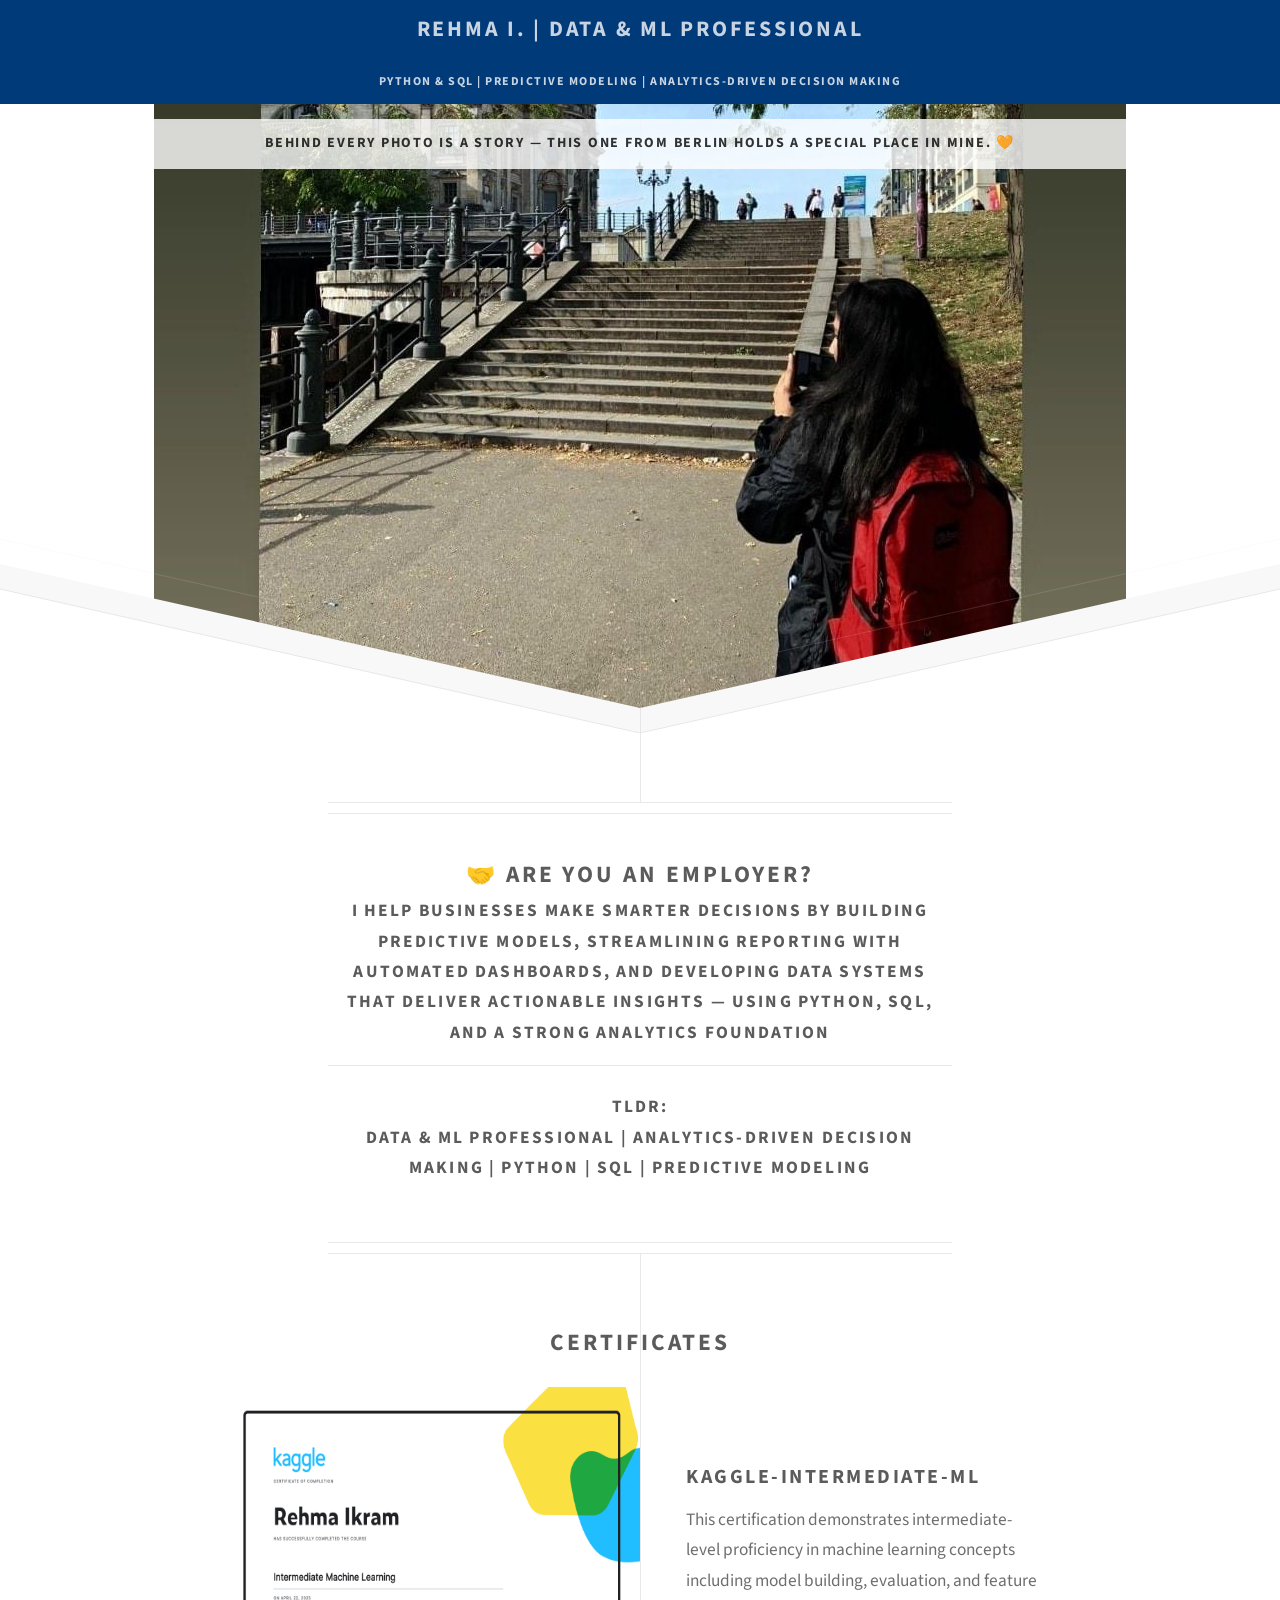
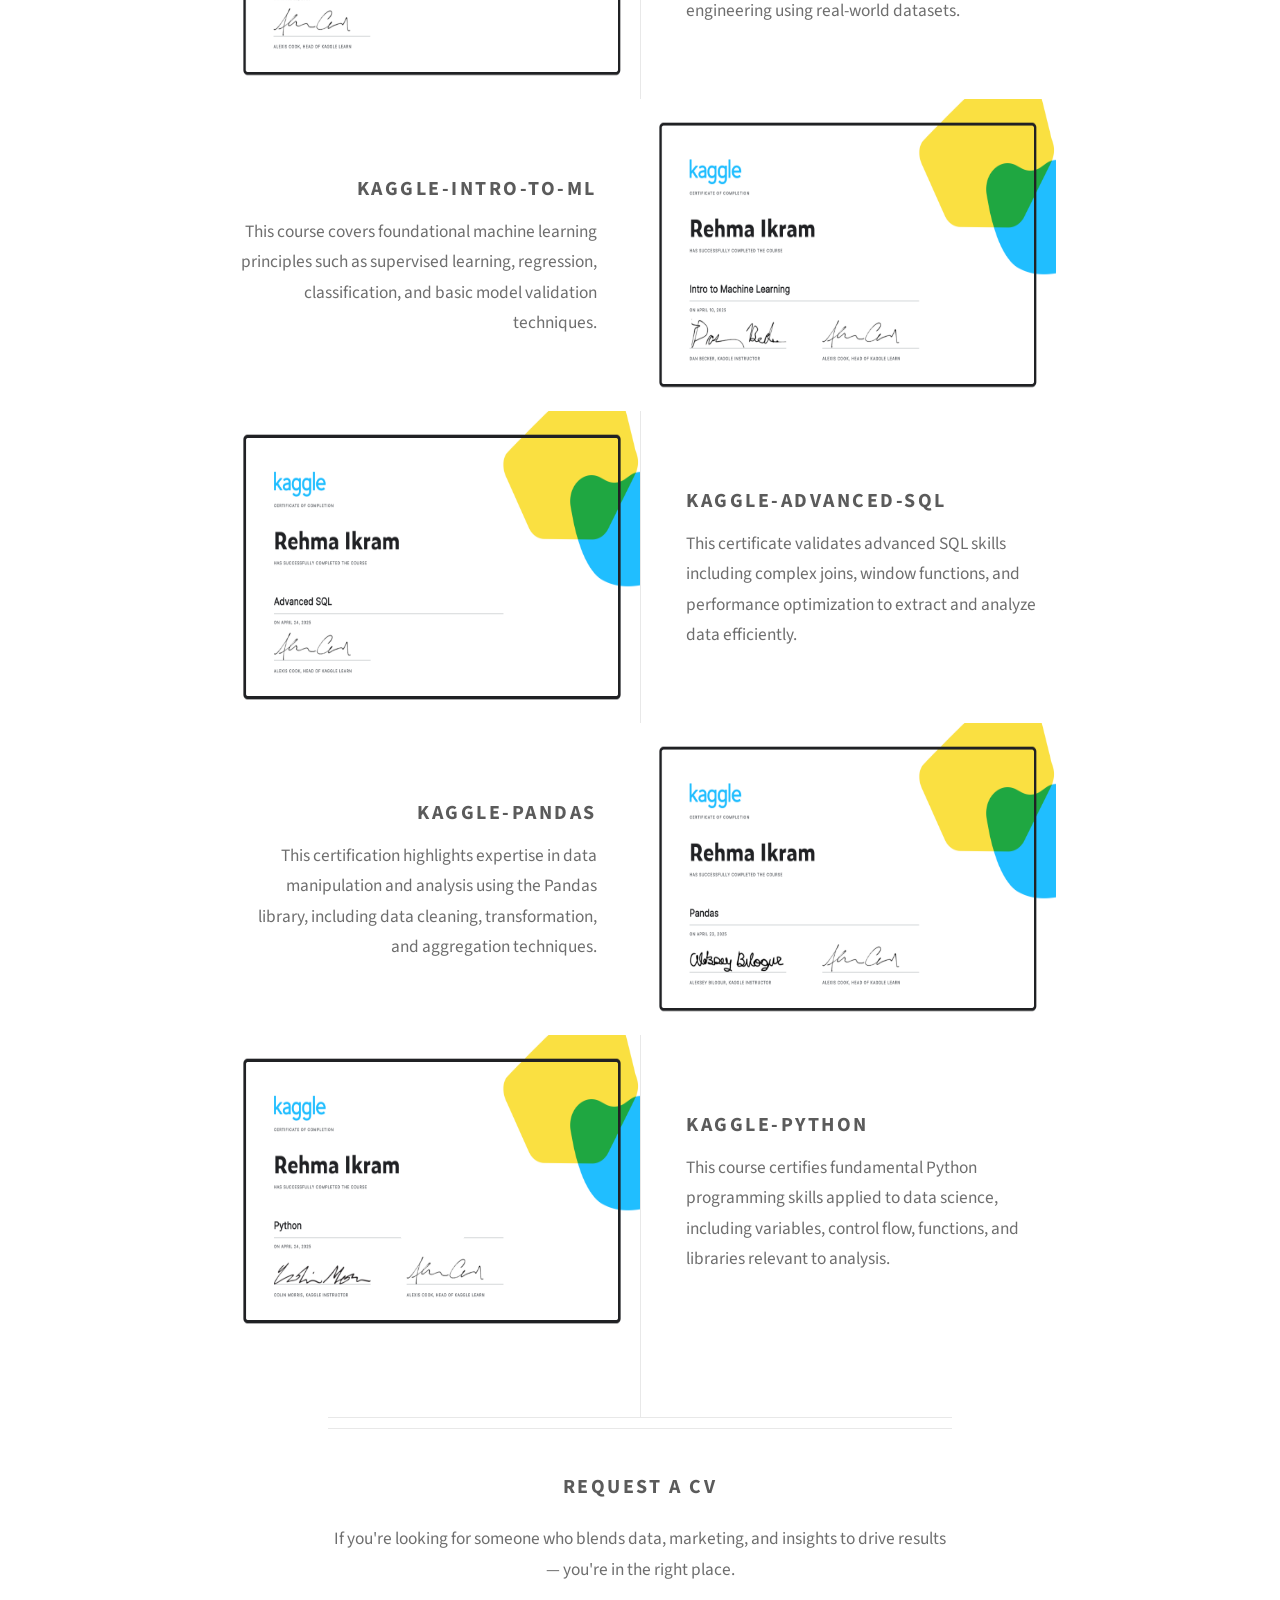
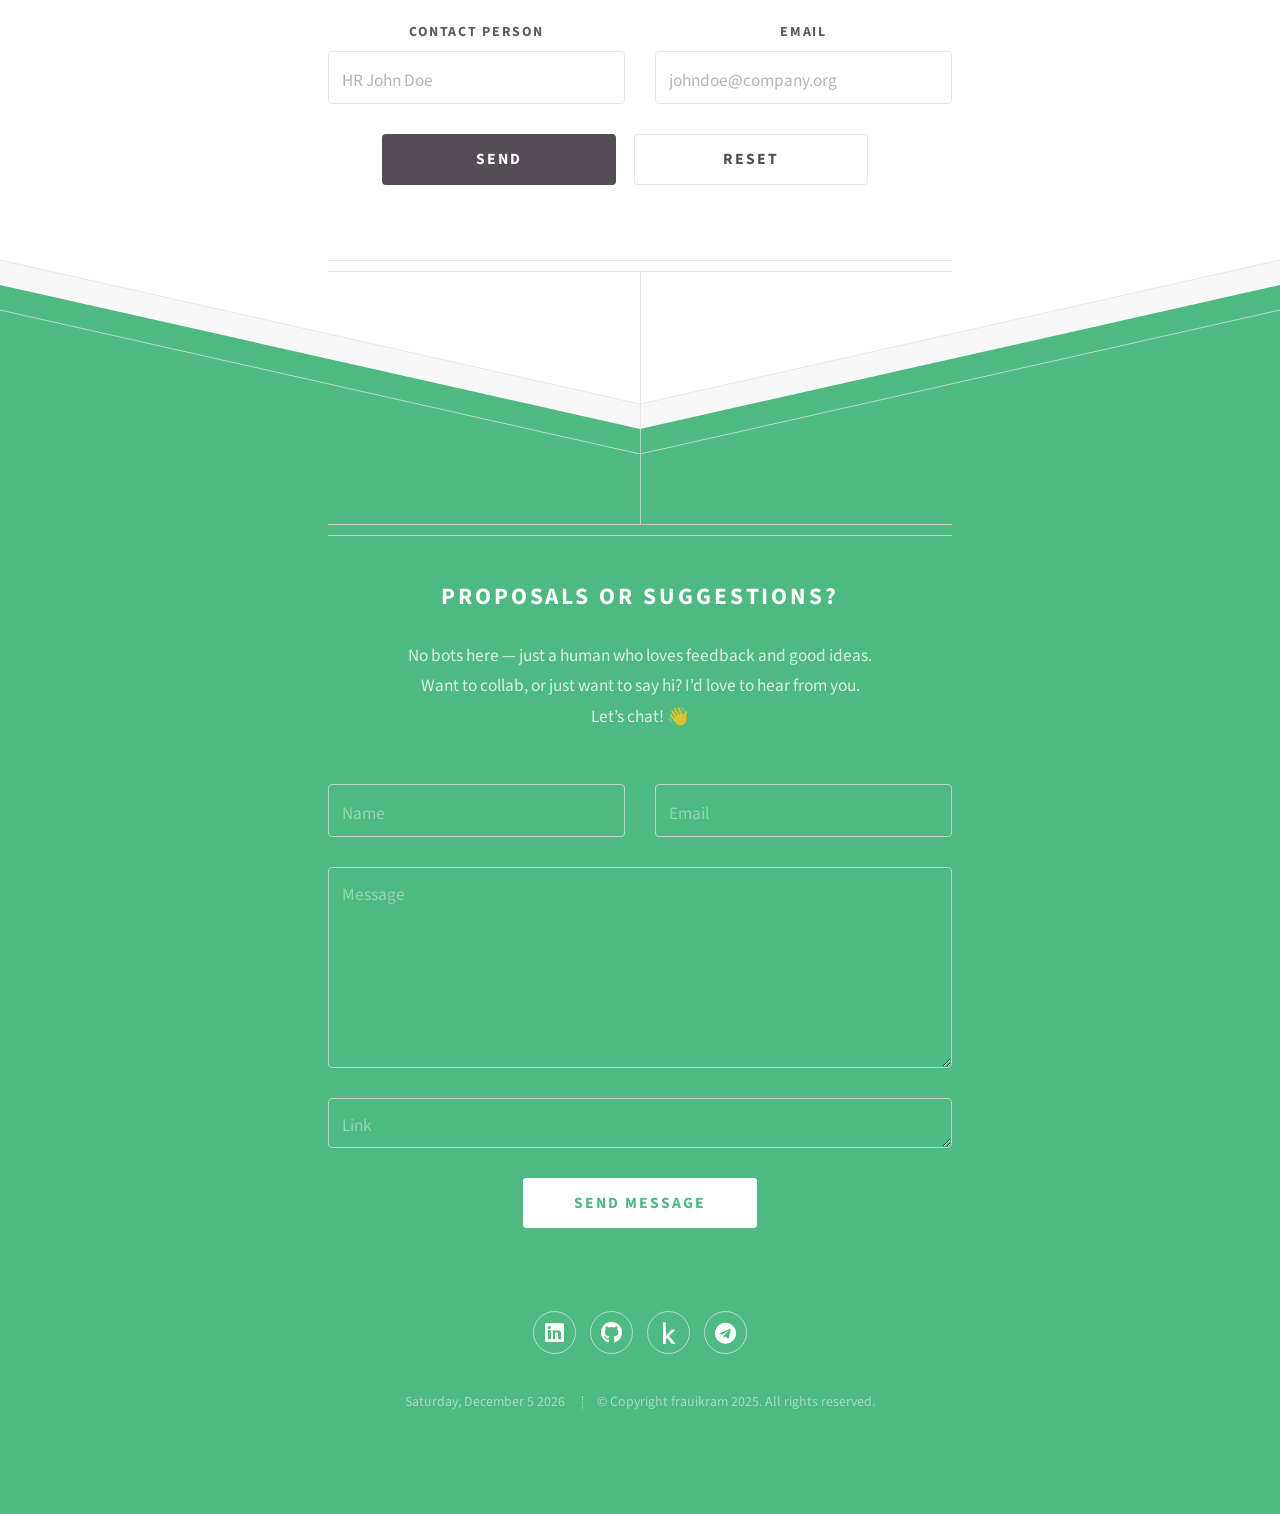
<file: index.html>
<!DOCTYPE HTML>

<head>
	<title>Rehma I. | Portfolio</title>
	<meta charset="utf-8" />
	<meta name="viewport" content="width=device-width, initial-scale=1, user-scalable=no" />
	<link rel="stylesheet" href="assets/css/main.css" />

	<link rel="apple-touch-icon" sizes="180x180" href="assets/favicon_io/apple-touch-icon.png">
	<link rel="icon" type="image/png" sizes="32x32" href="assets/favicon_io/favicon-32x32.png">
	<link rel="icon" type="image/png" sizes="16x16" href="assets/favicon_io/favicon-16x16.png">
	<link rel="manifest" href="assets/favicon_io/site.webmanifest">
</head>

<body class="is-preload">
	<script>
		// When the user scrolls down 50px from the top of the document, resize the header's font size
		window.onscroll = function () { scrollFunction() };

		function scrollFunction() {
			if (document.body.scrollTop > 50 || document.documentElement.scrollTop > 50) {
				document.getElementById("ident").style.fontSize = "14px";
				document.getElementById("ident").style.backgroundColor = "#003a79";
			} else {
				document.getElementById("ident").style.fontSize = "22px";
			}
		}
	</script>
	<nav id="ident">
		<!-- <h2 style="z-index: 1000; color:rgba(255, 255, 255, 0.786);">👋 Welcome, glad you're here! ☺️</h2>
		<h2 style="z-index: 1000; color:rgba(255, 255, 255, 0.786);">I'm Rehma I. — Data & ML Professional		</h2> -->
		<h1 style="z-index: 1000; color:rgba(255, 255, 255, 0.786);">Rehma I. | Data & ML Professional</h1>
		<h6
			style="z-index: 1000; color:rgba(255, 255, 255, 0.786); padding-left: 5%; padding-right:5%; align-items	: center; font-size: 12px;">
			Python & SQL | Predictive Modeling | Analytics-Driven Decision Making
		</h6>
	</nav>
	<!-- Header -->

	<div id="header">
		<h6 style="z-index: 1000; color:rgba(0, 0, 0, 0.8); background-color: rgb(255, 255, 255, 0.8); 
			margin-top: -20px; font-size: 14px; padding:1%; font-weight: bold;">
			Behind every photo is a story — this one from Berlin holds a special place in mine. 🧡
		</h6>
		<!-- <hr> -->
		<!-- <br><br>
		<br><br>
		<hr> -->
		<!-- 		<h5 style="z-index: 5; color:rgba(0, 0, 0, 0.786); background-color: rgb(255, 255, 255, 0.8);">
			🌅 I like sunsets, like the one I captured in Berlin. 🧡
		</h5> -->

		<br><br><br><br><br><br><br><br>
		<header class="feature" alt="Banner showing GitHub Frauikram"
			style="height: 100%; width: 100%; display: block;"></header>
	</div>
	<!-- Main -->
	<!-- work to do -->
	<div id="main">
		<!-- Employer Pitch -->
		<header class="major container medium">
			<section id="about" class="main style2">
				<div class="content">
					<h2>🤝 Are you an employer?</h2>
					<h6>
						I help businesses make smarter decisions by building predictive models, streamlining reporting
						with automated
						dashboards, and developing data systems that deliver actionable insights — using Python, SQL,
						and a strong analytics
						foundation
					</h6>
					<hr>
					<h4>TLDR: <br>
						Data & ML Professional | Analytics-Driven Decision Making | Python | SQL | Predictive Modeling
					</h4>
				</div>
			</section>
		</header>
		<!--
		<div class="major container medium">
			<h3>Tools Summary</h3>
			<div class="box" style="font-size: 12px; padding-top: 0px; padding-bottom: 15%;">
				<section class="feature">
					<div class="content" style="font-size: 12px;">
						<h6>👩‍💻 Analytics, Data & Machine Learning Tools</h6>
						<p>
							<img src="https://img.shields.io/badge/pandas-3670A0?style=for-the-badge&logo=pandas&logoColor=ffdd54"
								alt="Pandas">
							<img
								src="https://img.shields.io/badge/numpy-%23013243.svg?style=for-the-badge&logo=numpy&logoColor=white">
							<img
								src="https://img.shields.io/badge/scikit--learn-%23F7931E.svg?style=for-the-badge&logo=scikit-learn&logoColor=white">
							<img
								src="https://img.shields.io/badge/Matplotlib-%23ffffff.svg?style=for-the-badge&logo=Matplotlib&logoColor=black">
							<img
								src="https://img.shields.io/badge/Plotly-%233F4F75.svg?style=for-the-badge&logo=plotly&logoColor=white">
							<img
								src="https://img.shields.io/badge/git-%23F05033.svg?style=for-the-badge&logo=git&logoColor=white">
							<img
								src="https://img.shields.io/badge/github-%23121011.svg?style=for-the-badge&logo=github&logoColor=white">
						</p>
					</div>
					<div class="content" style="font-size: 12px;">
						<h6>⚡ My Tech Stack</h6>
						<p>
							<img src="https://img.shields.io/badge/python-3670A0?style=for-the-badge&logo=python&logoColor=ffdd54"
								alt="Python">
							<img
								src="https://img.shields.io/badge/Visual%20Studio%20Code-0078d7.svg?style=for-the-badge&logo=visual-studio-code&logoColor=white">
							<img
								src="https://img.shields.io/badge/jupyter-%23FA0F00.svg?style=for-the-badge&logo=jupyter&logoColor=white">
							<img
								src="https://img.shields.io/badge/Replit-DD1200?style=for-the-badge&logo=Replit&logoColor=white">
							<img
								src="https://img.shields.io/badge/Google%20Colab-%23F9A825.svg?style=for-the-badge&logo=googlecolab&logoColor=white">
							<img src="https://img.shields.io/badge/SQL-CC2927?style=for-the-badge&logo=sql&logoColor=white"
								alt="SQL">
							<img
								src="https://img.shields.io/badge/GoogleCloud-%234285F4.svg?style=for-the-badge&logo=google-cloud&logoColor=white">
						</p>
					</div>
				</section>
			</div>
		</div>
	-->
		<div class="content">
			<h2>Certificates</h2>
		</div>
		<div class="box alt container">
			<section class="feature left">
				<a href="#" class="image icon solid !fa-signal">
					<img src="images/certs/kaggle-intermediate-ml.png" alt="" style="height: 100% ; width: 100% ;">
				</a>
				<div class="content">
					<h3>kaggle-intermediate-ml</h3>
					<p>This certification demonstrates intermediate-level proficiency in machine learning concepts
						including
						model building, evaluation, and feature engineering using real-world datasets.</p>
				</div>
			</section>
			<section class="feature right">
				<a href="#" class="image icon solid !fa-code">
					<img src="images/certs/kaggle-intro-to-ml.png" alt="" style="height: 100% ; width: 100% ;">
				</a>
				<div class="content">
					<h3>kaggle-intro-to-ml</h3>
					<p>This course covers foundational machine learning principles such as supervised learning,
						regression,
						classification, and basic model validation techniques.</p>
				</div>
			</section>
			<section class="feature left">
				<a href="#" class="image icon solid !fa-mobile-alt">
					<img src="images/certs/kaggle-advanced-sql.png" alt="" style="height: 100% ; width: 100% ;">
				</a>
				<div class="content">
					<h3>kaggle-advanced-sql</h3>
					<p>This certificate validates advanced SQL skills including complex joins, window functions, and
						performance
						optimization to extract and analyze data efficiently.</p>
				</div>
			</section>
			<section class="feature right">
				<a href="#" class="image icon solid !fa-mobile-alt">
					<img src="images/certs/kaggle-pandas.png" alt="" style="height: 100% ; width: 100% ;">
				</a>
				<div class="content">
					<h3>kaggle-pandas</h3>
					<p>This certification highlights expertise in data manipulation and analysis using the Pandas
						library,
						including data cleaning, transformation, and aggregation techniques.</p>
				</div>
			</section>
			<section class="feature left">
				<a href="#" class="image icon solid fa-mobile-alt">
					<img src="images/certs/kaggle-python.png" alt="" style="height: 100% ; width: 100% ;">
				</a>
				<div class="content">
					<h3>kaggle-python</h3>
					<p>This course certifies fundamental Python programming skills applied to data science,
						including
						variables,
						control flow, functions, and libraries relevant to analysis.</p>
				</div>
			</section>
		</div>


		<footer class="major container medium">
			<!-- requestmycv -->
			<section>
				<header>
					<h3>Request a CV</h3>
				</header>
				<p style="padding-bottom: -10;">If you're looking for someone who blends data, marketing, and
					insights
					to
					drive results — you're in the
					right place.
				</p>
				<form id="cv-request-form" method="post" action="https://formspree.io/f/xkgryvoy">
					<input type="hidden" name="formId" value="cvrequest">
					<div class="row">
						<div class="col-6 col-12-mobilep">
							<label for="contact-person">Contact Person</label>
							<input class="text" type="text" name="name" id="name" value="" placeholder="HR John Doe" />
						</div>
						<div class="col-6 col-12-mobilep">
							<label for="email">Email</label>
							<input class="text" type="text" name="email" id="email" value=""
								placeholder="johndoe@company.org" />
						</div>
						<ul class="actions special">
							<li><input type="submit" value="Send" /></li>
							<li><input type="reset" value="Reset" class="alt" /></li>
						</ul>
					</div>
				</form>
				<div id="cv-response" style="display:none; color: rgba(110, 110, 110, 0.8); margin-top: 20px;"">✅ CV request sent!</div>
			</section>
		</footer>
	</div>

	<!-- Footer -->
	<div id="footer">
		<div class="container medium">

			<header class="major last">
				<h2>Proposals or Suggestions?</h2>
			</header>
			<p>No bots here — just a human who loves feedback and good ideas.
				<br>
				Want to collab, or just want to say hi? I'd love to hear from you.
				<br>
				Let’s chat! 👋
			</p>

			<form id="contact-form" method="post" action="https://formspree.io/f/xgvkdobv">
				<input type="hidden" name="formId" value="contact">
				<div class="row">
					<div class="col-6 col-12-mobilep">
						<input type="text" name="name" placeholder="Name">
					</div>
					<div class="col-6 col-12-mobilep">
						<input type="email" name="email" placeholder="Email">
					</div>
					<div class="col-12">
						<textarea name="message" placeholder="Message" rows="6"></textarea>
					</div>
					<div class="col-12">
						<textarea name="link" placeholder="Link" rows="1"></textarea>
					</div>
					<div class="col-12">
						<ul class="actions special">
							<li><input type="submit" value="Send Message"></li>
						</ul>
					</div>
				</div>
			</form>
			<!-- Success Message -->
			<div id="form-response" style="display: none; color: rgba(255, 255, 255, 0.8); margin-top: 20px;">
				✅ Thank you! Your message has been received.
			</div>
			<br />


			<ul class="icons">
				<li><a href="https://linkedin.com/in/rehmaikram" class="icon brands fa-linkedin"><span
							class="label">LinkedIn</span></a></li>
				<li><a href="https://github.com/frauikram" class="icon brands fa-github"><span
							class="label">Github</span></a></li>
				<li><a href="https://www.kaggle.com/rikram" class="icon brands fa-kaggle"><span
							class="label">Telegram</span></a></li>
				<li><a href="https://t.me/msikrambot" class="icon brands fa-telegram"><span
							class="label">Telegram</span></a></li>

			</ul>

			<ul class="copyright">
				<li class="!discarded" id="current-date"></li>
				<li class="!discarded">© Copyright frauikram 2025. All rights reserved.</li>
			</ul>

		</div>
	</div>

	<!-- SCRIPTS -->


	<script>
		document.getElementById("cv-request-form").addEventListener("submit", function (e) {
			e.preventDefault();

			const form = e.target;
			const formData = new FormData(form);
			const data = Object.fromEntries(formData.entries());

			// Add formId to identify it in Apps Script
			data.formId = "cvrequest";

			// Send to Google Apps Script
			fetch("https://script.google.com/macros/s/AKfycbyOUJSlOOjMluWBCGZEXpj17t9hI-W_l2Ma_qJRfopM1K-qODZnUGTs09YE1bR5V-I/exec", {
				method: "POST",
				body: JSON.stringify(data),
				headers: {
					"Content-Type": "application/json"
				}
			});

			// Send to Formspree (for email)
			fetch("https://formspree.io/f/xkgryvoy", {
				method: "POST",
				body: formData,
				headers: {
					"Accept": "application/json"
				}
			})
				.then(response => {
					if (response.ok) {
						document.getElementById("cv-response").style.display = "block";
						form.reset();
					} else {
						alert("Error submitting form. Please try again.");
					}
				});
		});
	</script>
	<script>
		document.getElementById("contact-form").addEventListener("submit", function (e) {
			e.preventDefault();

			const form = e.target;
			const formData = new FormData(form);
			const data = Object.fromEntries(formData.entries());

			// Add formId to identify it in Apps Script
			data.formId = "contact";

			// Send to Google Apps Script
			fetch("https://script.google.com/macros/s/AKfycbyOUJSlOOjMluWBCGZEXpj17t9hI-W_l2Ma_qJRfopM1K-qODZnUGTs09YE1bR5V-I/exec", {
				method: "POST",
				body: JSON.stringify(data),
				headers: {
					"Content-Type": "application/json"
				}
			});

			// Send to Formspree (for email)
			fetch("https://formspree.io/f/xgvkdobv", {
				method: "POST",
				body: formData,
				headers: {
					"Accept": "application/json"
				}
			})
				.then(response => {
					if (response.ok) {
						document.getElementById("form-response").style.display = "block";
						form.reset();
					} else {
						alert("Error submitting form. Please try again.");
					}
				});
		});
	</script>
	
	<!-- Date on footer -->
	<script>
		const dateElement = document.getElementById("current-date");
		const today = new Date();
		const weekdays = ["Sunday", "Monday", "Tuesday", "Wednesday", "Thursday", "Friday", "Saturday"];
		const months = [
			"January", "February", "March", "April", "May", "June",
			"July", "August", "September", "October", "November", "December"
		];
		const weekday = weekdays[today.getDay()];
		const month = months[today.getMonth()];
		const day = today.getDate();
		const year = today.getFullYear();
		dateElement.textContent = `${weekday}, ${month} ${day} ${year}`;
		// today.toLocaleDateString("en-US", options);
	</script>


	<script src="assets/js/jquery.min.js"></script>
	<script src="assets/js/browser.min.js"></script>
	<script src="assets/js/breakpoints.min.js"></script>
	<script src="assets/js/util.js"></script>
	<script src="assets/js/main.js"></script>

</body>

</html>
</file>
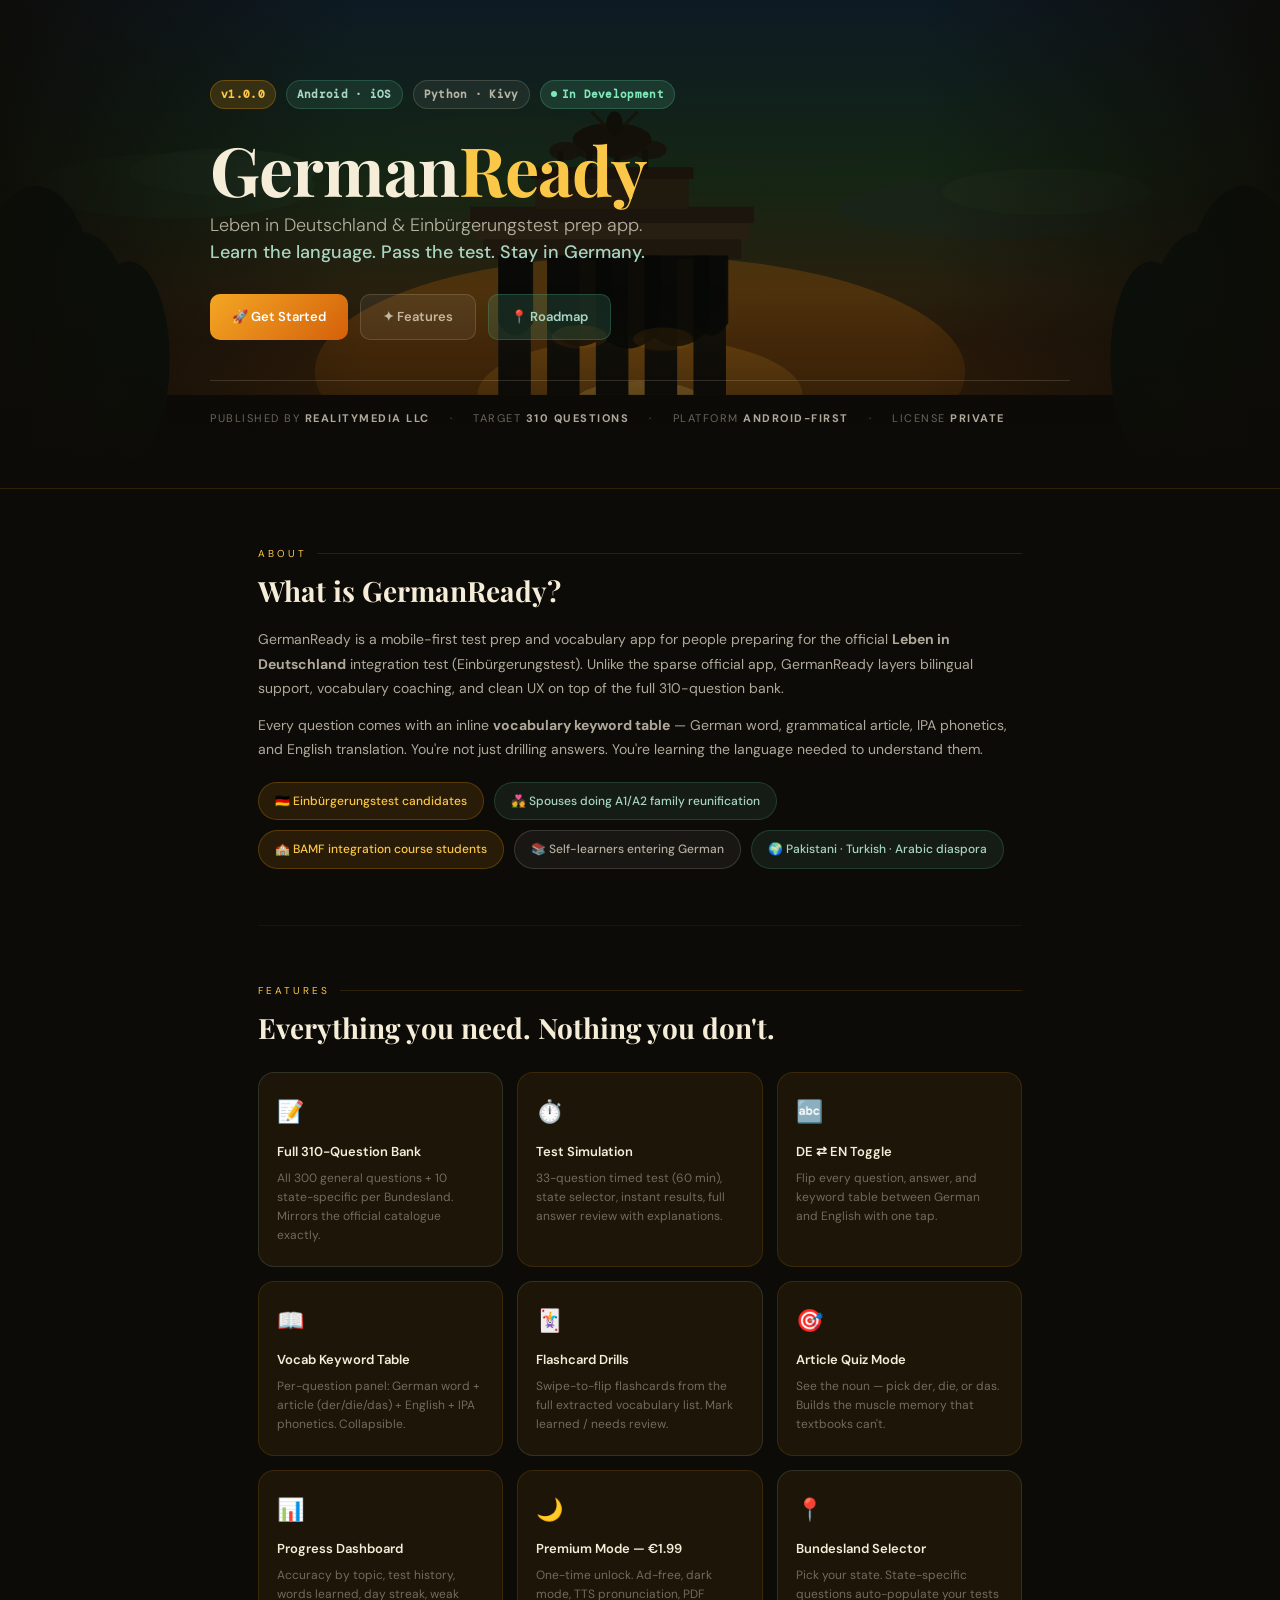
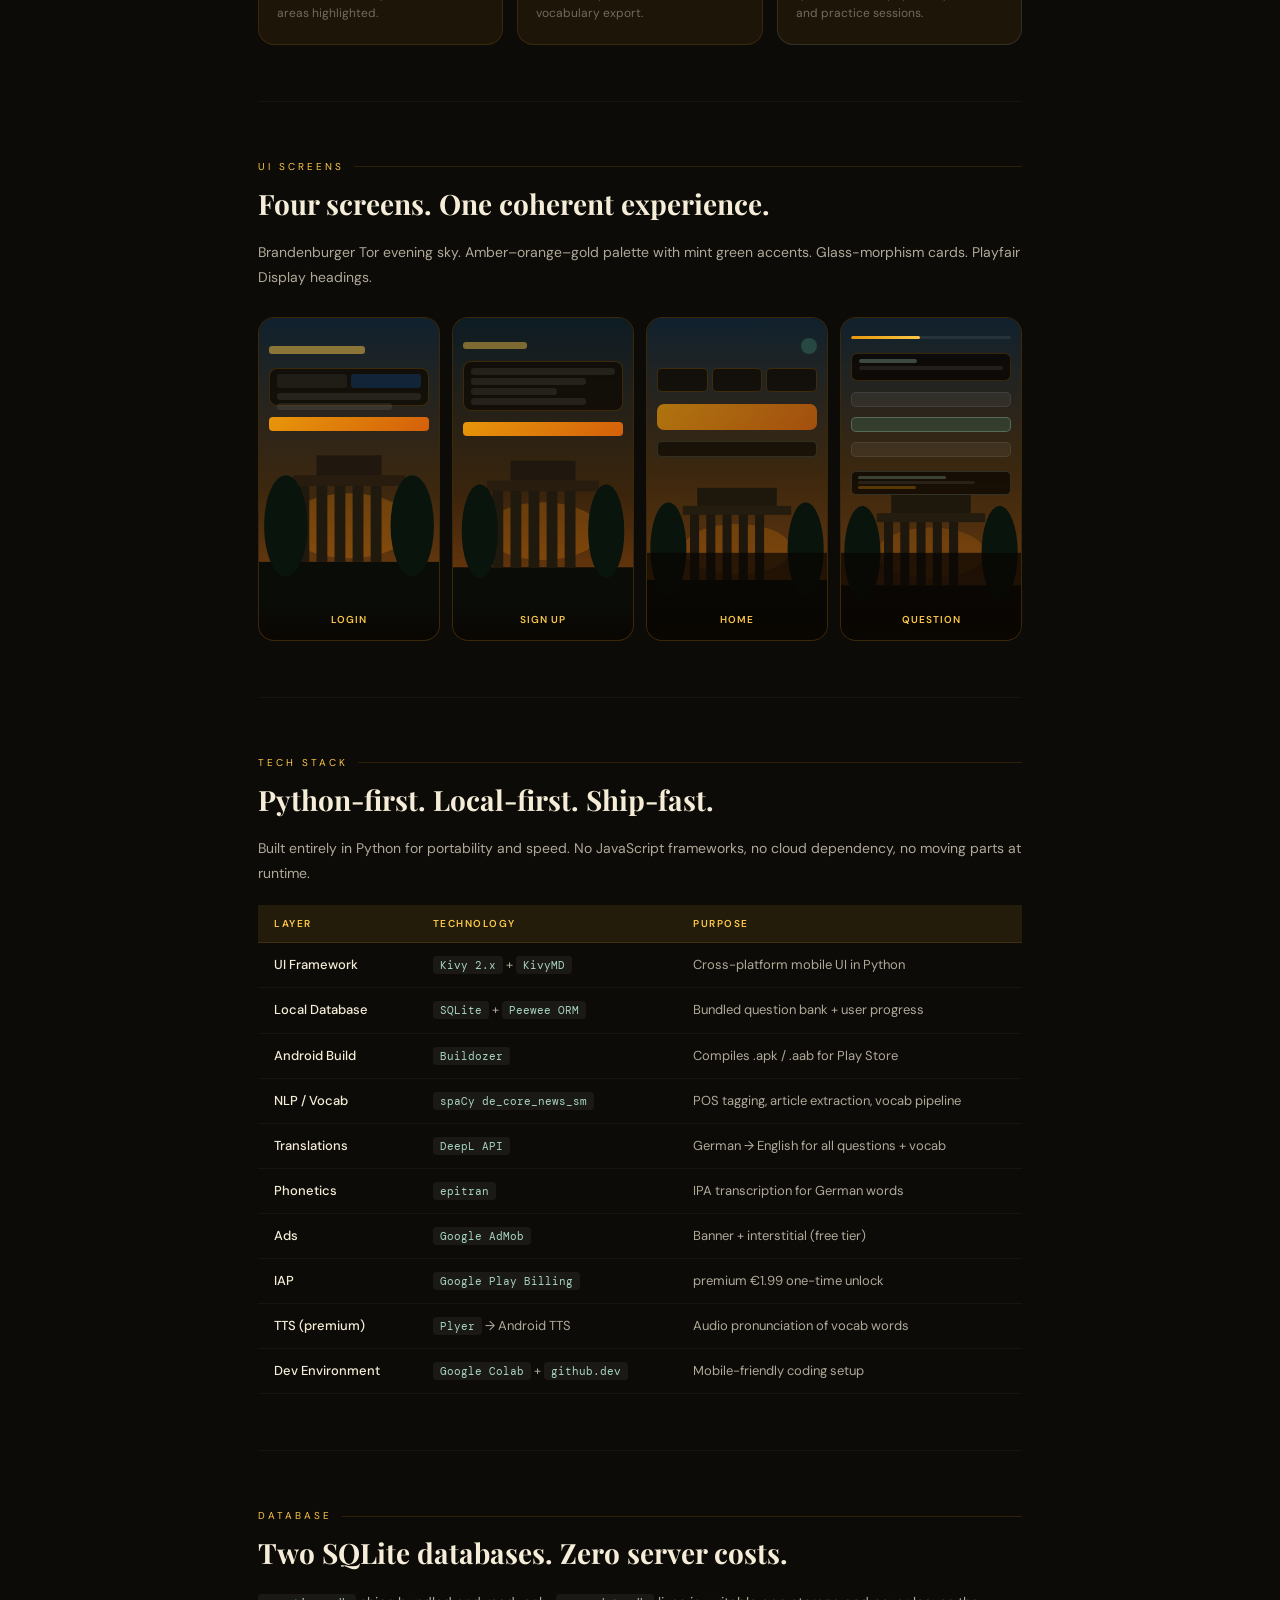
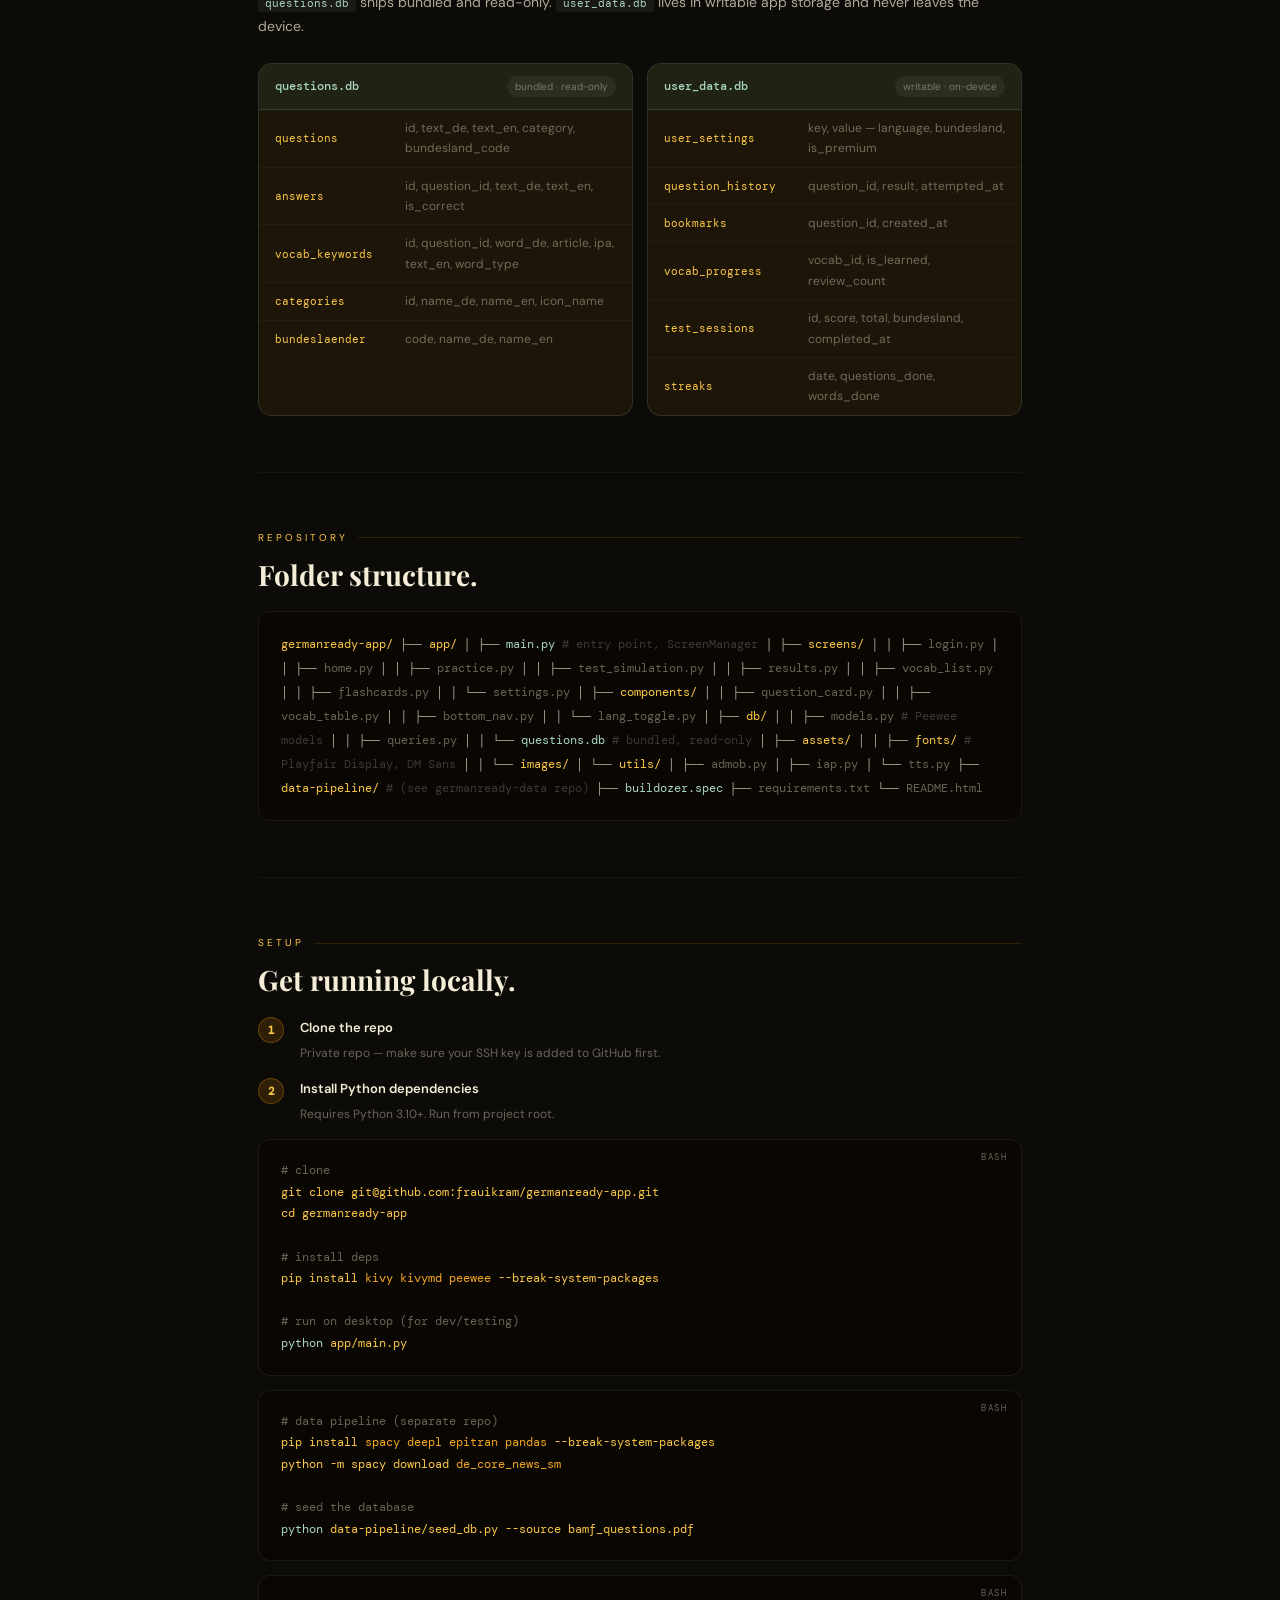
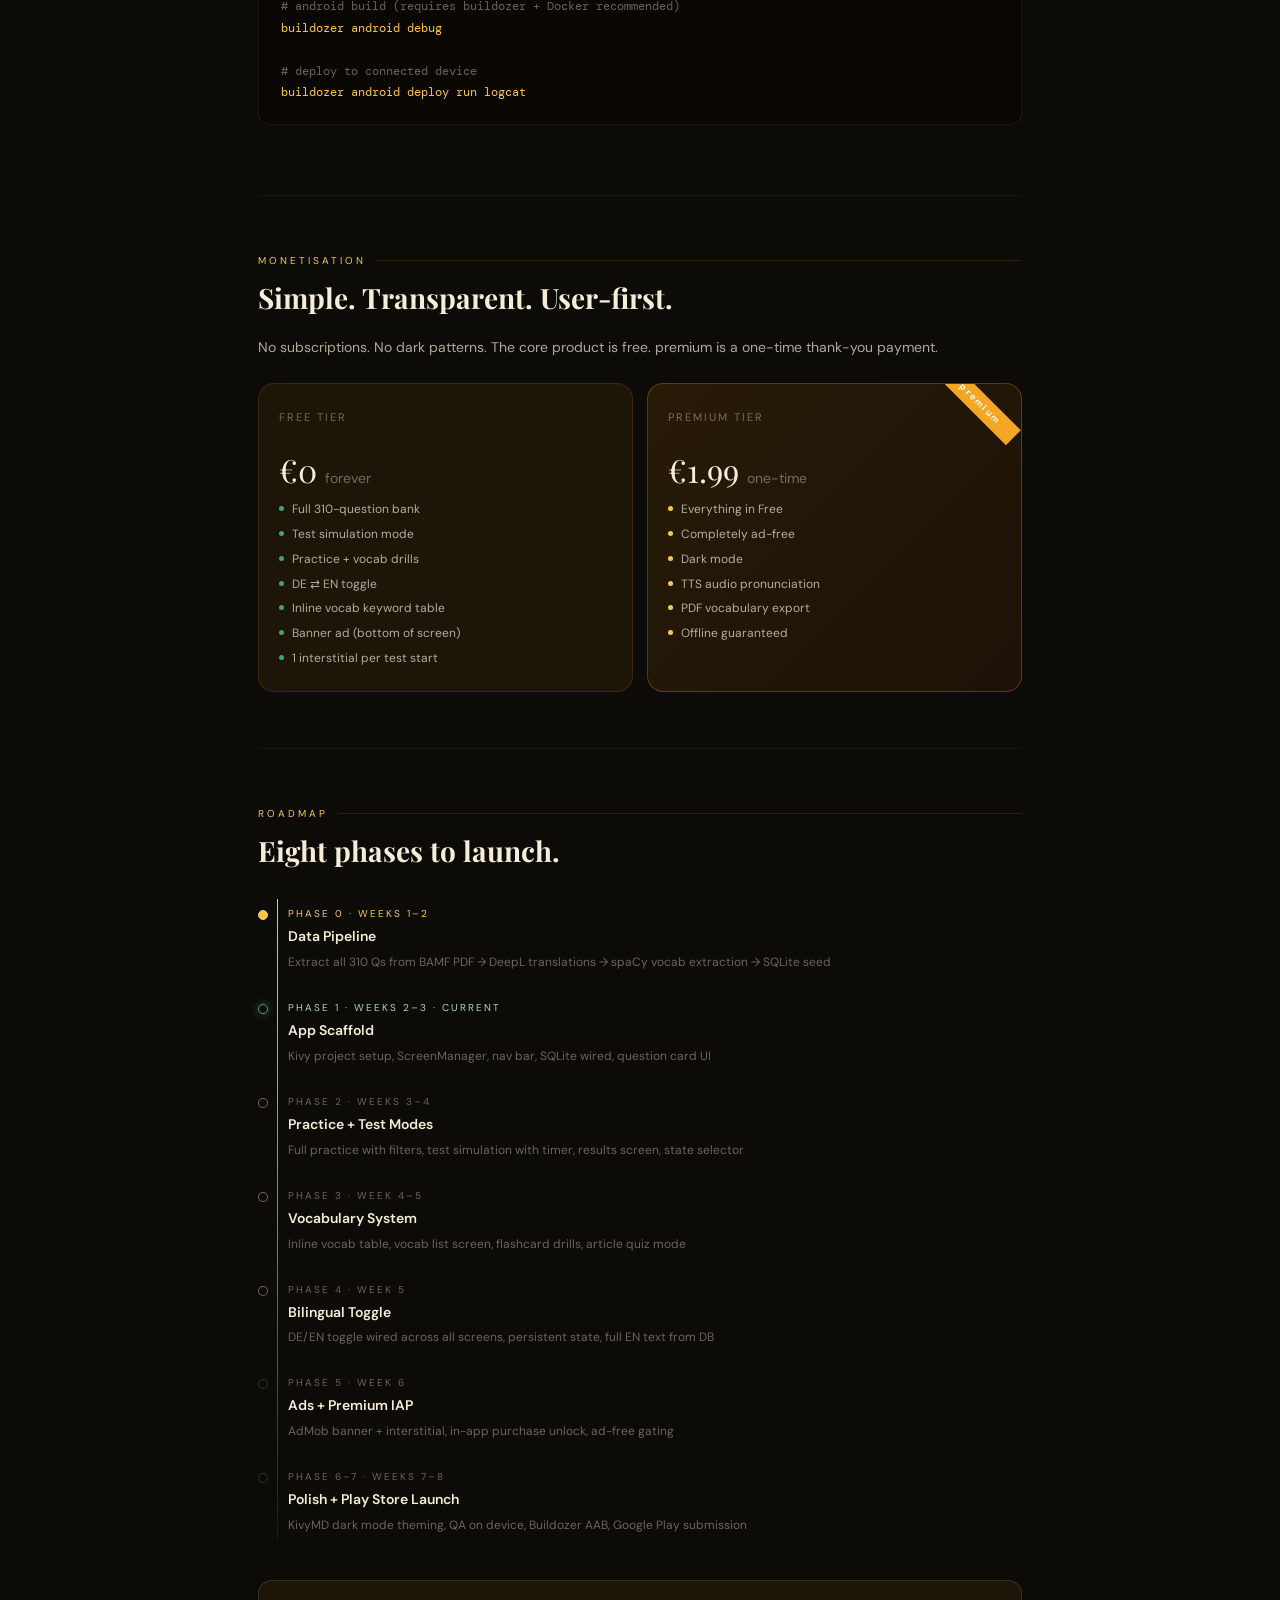
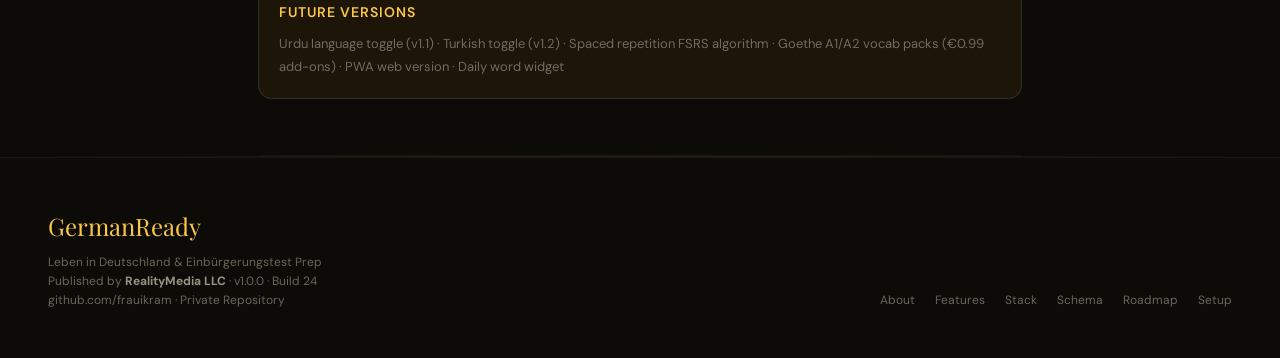
<file: projects/germanreadyapp/index.html>
<!DOCTYPE html>
<html lang="en">
<head>
<meta charset="UTF-8">
<meta name="viewport" content="width=device-width, initial-scale=1.0">
<title>GermanReady! App</title>
<link href="https://fonts.googleapis.com/css2?family=Playfair+Display:ital,wght@0,600;0,700;1,400&family=DM+Sans:wght@300;400;500;600&family=DM+Mono:wght@400;500&display=swap" rel="stylesheet">
<style>
  *, *::before, *::after { box-sizing: border-box; margin: 0; padding: 0; }

  :root {
    --bg:        #0D0B07;
    --bg2:       #141007;
    --bg3:       #1C1508;
    --bg4:       #241C0A;
    --gold:      #E8960A;
    --amber:     #FBC748;
    --amber2:    #F4A724;
    --orange:    #D4600A;
    --mint:      #A8D5C2;
    --mint2:     #4A9E7E;
    --mint3:     #C8EAD9;
    --white:     #F5EDD8;
    --white2:    rgba(245,237,216,0.7);
    --white3:    rgba(245,237,216,0.4);
    --white4:    rgba(245,237,216,0.15);
    --border:    rgba(232,150,10,0.15);
    --border2:   rgba(168,213,194,0.15);
    --radius:    12px;
    --radius2:   8px;
  }

  html { scroll-behavior: smooth; }

  body {
    font-family: 'DM Sans', sans-serif;
    background: var(--bg);
    color: var(--white);
    line-height: 1.7;
    min-height: 100vh;
  }

  /* ─── HERO ─────────────────────────────────── */
  .hero {
    position: relative;
    overflow: hidden;
    padding: 80px 48px 60px;
    border-bottom: 0.5px solid var(--border);
    z-index: 9999;
  }

  /* SVG Tor background */
  .hero-bg {
    position: absolute;
    inset: 0;
    width: 100%;
    height: 100%;
    pointer-events: none;
  }

  .hero-inner {
    position: relative;
    z-index: 2;
    max-width: 860px;
    margin: 0 auto;
  }

  .hero-eyebrow {
    display: flex;
    align-items: center;
    gap: 10px;
    margin-bottom: 24px;
    flex-wrap: wrap;
  }

  /* Badges */
  .badge {
    display: inline-flex;
    align-items: center;
    gap: 5px;
    padding: 4px 10px;
    border-radius: 20px;
    font-size: 11px;
    font-weight: 600;
    letter-spacing: 0.3px;
    font-family: 'DM Mono', monospace;
  }
  .badge-version  { background: rgba(232,150,10,0.18); color: var(--amber); border: 0.5px solid rgba(232,150,10,0.3); }
  .badge-platform { background: rgba(74,158,126,0.15); color: var(--mint); border: 0.5px solid rgba(74,158,126,0.3); }
  .badge-lang     { background: rgba(255,255,255,0.06); color: var(--white2); border: 0.5px solid var(--white4); }
  .badge-status   { background: rgba(74,158,126,0.2);  color: #7EE8B8; border: 0.5px solid rgba(74,158,126,0.35); }
  .badge-status::before { content: ''; width: 6px; height: 6px; border-radius: 50%; background: #7EE8B8; animation: pulse 2s infinite; }
  @keyframes pulse { 0%,100%{opacity:1} 50%{opacity:0.4} }

  .hero-title {
    font-family: 'Playfair Display', serif;
    font-size: clamp(42px, 6vw, 68px);
    line-height: 1.05;
    color: var(--white);
    margin-bottom: 8px;
    letter-spacing: -1px;
  }
  .hero-title span { color: var(--amber); }

  .hero-subtitle {
    font-size: 18px;
    color: var(--white2);
    margin-bottom: 28px;
    font-weight: 300;
    max-width: 560px;
    line-height: 1.5;
  }
  .hero-subtitle strong { color: var(--mint); font-weight: 500; }

  .hero-actions {
    display: flex;
    gap: 12px;
    flex-wrap: wrap;
  }
  .btn {
    display: inline-flex;
    align-items: center;
    gap: 8px;
    padding: 11px 22px;
    border-radius: 10px;
    font-size: 13px;
    font-weight: 600;
    text-decoration: none;
    font-family: 'DM Sans', sans-serif;
    transition: opacity 0.2s;
    cursor: pointer;
    border: none;
  }
  .btn:hover { opacity: 0.85; }
  .btn-primary { background: linear-gradient(135deg, var(--amber2), var(--orange)); color: #fff; }
  .btn-secondary { background: rgba(255,255,255,0.06); color: var(--white2); border: 0.5px solid var(--white4); }
  .btn-mint { background: rgba(74,158,126,0.2); color: var(--mint); border: 0.5px solid rgba(74,158,126,0.3); }

  /* Publisher strip */
  .publisher-strip {
    margin-top: 40px;
    padding-top: 28px;
    border-top: 0.5px solid var(--white4);
    display: flex;
    align-items: center;
    gap: 20px;
    flex-wrap: wrap;
  }
  .publisher-strip span {
    font-size: 11px;
    color: var(--white3);
    letter-spacing: 1.5px;
    text-transform: uppercase;
  }
  .publisher-strip strong { color: var(--white2); }

  /* ─── MAIN LAYOUT ───────────────────────────── */
  .container {
    max-width: 860px;
    margin: 0 auto;
    padding: 0 48px;
  }

  section {
    padding: 56px 0;
    border-bottom: 0.5px solid rgba(255,255,255,0.04);
  }

  .section-label {
    font-size: 10px;
    letter-spacing: 3px;
    text-transform: uppercase;
    color: var(--amber);
    margin-bottom: 12px;
    display: flex;
    align-items: center;
    gap: 10px;
  }
  .section-label::after {
    content: '';
    flex: 1;
    height: 0.5px;
    background: var(--border);
  }

  h2 {
    font-family: 'Playfair Display', serif;
    font-size: 28px;
    color: var(--white);
    margin-bottom: 20px;
    line-height: 1.2;
  }

  h3 {
    font-size: 14px;
    font-weight: 600;
    color: var(--amber);
    margin-bottom: 10px;
    text-transform: uppercase;
    letter-spacing: 1px;
  }

  p {
    font-size: 14px;
    color: var(--white2);
    line-height: 1.75;
    margin-bottom: 12px;
  }

  /* ─── FEATURE GRID ──────────────────────────── */
  .feature-grid {
    display: grid;
    grid-template-columns: repeat(3, 1fr);
    gap: 14px;
    margin-top: 28px;
  }

  .feature-card {
    background: var(--bg3);
    border: 0.5px solid var(--border);
    border-radius: 16px;
    padding: 20px 18px;
    transition: border-color 0.2s;
  }
  .feature-card:hover { border-color: rgba(232,150,10,0.35); }
  .feature-card:nth-child(4n+1) { border-color: rgba(168,213,194,0.15); }
  .feature-card:nth-child(4n+1):hover { border-color: rgba(168,213,194,0.4); }

  .feat-icon {
    font-size: 22px;
    margin-bottom: 10px;
    display: block;
  }
  .feat-title {
    font-size: 13px;
    font-weight: 600;
    color: var(--white);
    margin-bottom: 6px;
  }
  .feat-desc {
    font-size: 12px;
    color: var(--white3);
    line-height: 1.6;
    margin: 0;
  }

  /* ─── SCREENS GALLERY ───────────────────────── */
  .screens-row {
    display: grid;
    grid-template-columns: repeat(4, 1fr);
    gap: 12px;
    margin-top: 28px;
  }

  .screen-thumb {
    background: var(--bg3);
    border: 0.5px solid var(--border);
    border-radius: 16px;
    overflow: hidden;
    aspect-ratio: 9/16;
    position: relative;
    display: flex;
    flex-direction: column;
  }

  .screen-thumb-bg {
    position: absolute;
    inset: 0;
    width: 100%;
    height: 100%;
  }

  .screen-thumb-label {
    position: absolute;
    bottom: 0; left: 0; right: 0;
    padding: 10px 10px 12px;
    background: linear-gradient(0deg, rgba(10,6,2,0.95) 0%, transparent 100%);
    font-size: 10px;
    font-weight: 600;
    color: var(--amber);
    letter-spacing: 1px;
    text-transform: uppercase;
    text-align: center;
    z-index: 2;
  }

  /* Mini phone content inside thumbs */
  .thumb-content {
    position: absolute;
    inset: 0;
    z-index: 1;
    padding: 12px 10px;
    display: flex;
    flex-direction: column;
    gap: 6px;
  }
  .thumb-bar { height: 2px; border-radius: 2px; }
  .thumb-bar.gold { background: var(--amber); width: 60%; }
  .thumb-bar.mint { background: var(--mint2); width: 40%; }
  .thumb-line { height: 7px; border-radius: 3px; background: rgba(255,255,255,0.08); }
  .thumb-line.w80 { width: 80%; }
  .thumb-line.w60 { width: 60%; }
  .thumb-line.w40 { width: 40%; }
  .thumb-card { background: rgba(255,255,255,0.05); border: 0.5px solid rgba(232,150,10,0.2); border-radius: 6px; padding: 7px 8px; }
  .thumb-card .tl { height: 5px; border-radius: 2px; background: rgba(255,255,255,0.12); margin-bottom: 4px; }
  .thumb-card .tl2 { height: 4px; border-radius: 2px; background: rgba(255,255,255,0.07); width: 70%; }
  .thumb-opt { height: 18px; border-radius: 5px; background: rgba(255,255,255,0.05); border: 0.5px solid rgba(255,255,255,0.08); margin-bottom: 4px; }
  .thumb-opt.correct { background: rgba(74,158,126,0.2); border-color: rgba(168,213,194,0.3); }

  /* ─── TECH TABLE ────────────────────────────── */
  .tech-table {
    width: 100%;
    border-collapse: collapse;
    margin-top: 20px;
    font-size: 13px;
  }
  .tech-table thead tr {
    background: var(--bg4);
    border-bottom: 0.5px solid var(--border);
  }
  .tech-table th {
    text-align: left;
    padding: 10px 16px;
    font-size: 10px;
    letter-spacing: 1.5px;
    text-transform: uppercase;
    color: var(--amber);
    font-weight: 600;
  }
  .tech-table tbody tr {
    border-bottom: 0.5px solid rgba(255,255,255,0.04);
    transition: background 0.15s;
  }
  .tech-table tbody tr:hover { background: rgba(232,150,10,0.04); }
  .tech-table td {
    padding: 11px 16px;
    color: var(--white2);
    vertical-align: top;
  }
  .tech-table td:first-child { color: var(--white); font-weight: 500; white-space: nowrap; }
  .tech-table td code {
    font-family: 'DM Mono', monospace;
    font-size: 11px;
    background: rgba(255,255,255,0.06);
    padding: 2px 7px;
    border-radius: 4px;
    color: var(--mint);
  }

  /* ─── SCHEMA ────────────────────────────────── */
  .schema-grid {
    display: grid;
    grid-template-columns: 1fr 1fr;
    gap: 14px;
    margin-top: 24px;
  }
  .schema-box {
    background: var(--bg3);
    border: 0.5px solid var(--border2);
    border-radius: 14px;
    overflow: hidden;
  }
  .schema-box-header {
    padding: 12px 16px;
    background: rgba(74,158,126,0.1);
    border-bottom: 0.5px solid var(--border2);
    display: flex;
    align-items: center;
    gap: 8px;
  }
  .schema-box-header .db-name {
    font-family: 'DM Mono', monospace;
    font-size: 12px;
    font-weight: 500;
    color: var(--mint);
  }
  .schema-box-header .db-note {
    font-size: 10px;
    color: var(--white3);
    margin-left: auto;
    background: rgba(255,255,255,0.05);
    padding: 2px 8px;
    border-radius: 20px;
  }
  .schema-table {
    width: 100%;
    border-collapse: collapse;
    font-size: 12px;
  }
  .schema-table tr { border-bottom: 0.5px solid rgba(255,255,255,0.04); }
  .schema-table tr:last-child { border-bottom: none; }
  .schema-table td { padding: 8px 16px; color: var(--white3); }
  .schema-table td:first-child { font-family: 'DM Mono', monospace; color: var(--amber); font-size: 11px; white-space: nowrap; }

  /* ─── ROADMAP ────────────────────────────────── */
  .roadmap {
    display: flex;
    flex-direction: column;
    gap: 0;
    margin-top: 24px;
    position: relative;
  }
  .roadmap::before {
    content: '';
    position: absolute;
    left: 19px;
    top: 8px;
    bottom: 8px;
    width: 1px;
    background: linear-gradient(180deg, var(--amber), var(--mint2), rgba(255,255,255,0.05));
  }
  .road-item {
    display: flex;
    gap: 20px;
    padding: 14px 0;
    position: relative;
  }
  .road-dot {
    width: 10px;
    height: 10px;
    border-radius: 50%;
    border: 1.5px solid;
    flex-shrink: 0;
    margin-top: 5px;
    position: relative;
    z-index: 1;
    background: var(--bg);
  }
  .road-dot.done { border-color: var(--amber); background: var(--amber); }
  .road-dot.active { border-color: var(--mint2); box-shadow: 0 0 8px rgba(74,158,126,0.5); }
  .road-dot.next { border-color: var(--white3); }
  .road-dot.future { border-color: rgba(255,255,255,0.15); }

  .road-content { flex: 1; }
  .road-content .phase {
    font-size: 10px;
    letter-spacing: 2px;
    text-transform: uppercase;
    color: var(--amber);
    margin-bottom: 3px;
  }
  .road-content .phase.mint { color: var(--mint); }
  .road-content .phase.dim { color: var(--white3); }
  .road-content h4 {
    font-size: 14px;
    font-weight: 600;
    color: var(--white);
    margin-bottom: 4px;
  }
  .road-content p {
    font-size: 12px;
    color: var(--white3);
    margin: 0;
    line-height: 1.5;
  }

  /* ─── MONETISATION ──────────────────────────── */
  .tier-grid {
    display: grid;
    grid-template-columns: 1fr 1fr;
    gap: 14px;
    margin-top: 24px;
  }
  .tier-card {
    border-radius: 16px;
    padding: 24px 20px;
    position: relative;
    overflow: hidden;
  }
  .tier-free {
    background: var(--bg3);
    border: 0.5px solid var(--border);
  }
  .tier-premium {
    background: linear-gradient(135deg, rgba(232,150,10,0.12), rgba(212,96,10,0.08));
    border: 0.5px solid rgba(232,150,10,0.3);
  }
  .tier-premium::after {
    content: 'premium';
    position: absolute;
    top: 14px; right: -12px;
    background: var(--amber2);
    color: #fff;
    font-size: 9px;
    font-weight: 700;
    letter-spacing: 2px;
    padding: 3px 20px;
    transform: rotate(45deg);
    transform-origin: center;
    right: -6px;
    top: 10px;
  }
  .tier-price {
    font-family: 'Playfair Display', serif;
    font-size: 32px;
    color: var(--white);
    margin: 8px 0 4px;
  }
  .tier-price span { font-size: 14px; color: var(--white3); font-family: 'DM Sans', sans-serif; }
  .tier-name {
    font-size: 11px;
    letter-spacing: 2px;
    text-transform: uppercase;
    color: var(--white3);
    margin-bottom: 16px;
  }
  .tier-features { list-style: none; display: flex; flex-direction: column; gap: 8px; }
  .tier-features li { font-size: 12px; color: var(--white2); display: flex; align-items: flex-start; gap: 8px; line-height: 1.4; }
  .tier-features li::before { content: ''; width: 5px; height: 5px; border-radius: 50%; background: var(--amber); flex-shrink: 0; margin-top: 5px; }
  .tier-premium .tier-features li::before { background: var(--amber); }
  .tier-free .tier-features li::before { background: var(--mint2); }

  /* ─── SETUP ─────────────────────────────────── */
  .code-block {
    background: #0A0703;
    border: 0.5px solid rgba(255,255,255,0.07);
    border-radius: 12px;
    padding: 20px 22px;
    margin: 14px 0;
    overflow-x: auto;
    position: relative;
  }
  .code-block::before {
    content: attr(data-lang);
    position: absolute;
    top: 10px; right: 14px;
    font-size: 9px;
    letter-spacing: 1.5px;
    text-transform: uppercase;
    color: var(--white3);
    font-family: 'DM Mono', monospace;
  }
  .code-block pre {
    font-family: 'DM Mono', monospace;
    font-size: 12px;
    line-height: 1.8;
    color: var(--amber);
    white-space: pre;
  }
  .code-block pre .cm { color: var(--white3); }
  .code-block pre .kw { color: var(--mint); }
  .code-block pre .st { color: #F4A724; }
  .code-block pre .pk { color: var(--amber2); }

  .step-list {
    display: flex;
    flex-direction: column;
    gap: 14px;
    margin-top: 20px;
  }
  .step {
    display: flex;
    gap: 16px;
    align-items: flex-start;
  }
  .step-num {
    width: 26px;
    height: 26px;
    border-radius: 50%;
    background: rgba(232,150,10,0.15);
    border: 0.5px solid rgba(232,150,10,0.3);
    display: flex;
    align-items: center;
    justify-content: center;
    font-size: 11px;
    font-weight: 700;
    color: var(--amber);
    flex-shrink: 0;
    font-family: 'DM Mono', monospace;
  }
  .step-body h4 { font-size: 13px; font-weight: 600; color: var(--white); margin-bottom: 4px; }
  .step-body p { font-size: 12px; color: var(--white3); margin: 0; }

  /* ─── FOLDER STRUCTURE ──────────────────────── */
  .folder-tree {
    font-family: 'DM Mono', monospace;
    font-size: 12px;
    line-height: 2;
    color: var(--white2);
    padding: 20px 22px;
    background: #0A0703;
    border: 0.5px solid rgba(255,255,255,0.06);
    border-radius: 12px;
    margin-top: 16px;
  }
  .folder-tree .dir { color: var(--amber); }
  .folder-tree .file { color: var(--white3); }
  .folder-tree .comment { color: rgba(255,255,255,0.2); }
  .folder-tree .highlight { color: var(--mint); }

  /* ─── FOOTER ─────────────────────────────────── */
  .footer {
    padding: 48px;
    border-top: 0.5px solid rgba(255,255,255,0.05);
    display: flex;
    justify-content: space-between;
    align-items: flex-end;
    flex-wrap: wrap;
    gap: 24px;
  }
  .footer-brand {
    font-family: 'Playfair Display', serif;
    font-size: 24px;
    color: var(--amber);
    margin-bottom: 6px;
  }
  .footer-sub {
    font-size: 12px;
    color: var(--white3);
    line-height: 1.6;
  }
  .footer-links {
    display: flex;
    gap: 20px;
    flex-wrap: wrap;
  }
  .footer-links a {
    font-size: 12px;
    color: var(--white3);
    text-decoration: none;
  }
  .footer-links a:hover { color: var(--mint); }

  /* ─── DIVIDER ────────────────────────────────── */
  .divider {
    height: 0.5px;
    background: linear-gradient(90deg, transparent, var(--border), transparent);
    margin: 0;
  }

  /* ─── INLINE CODE ────────────────────────────── */
  code {
    font-family: 'DM Mono', monospace;
    font-size: 11px;
    background: rgba(255,255,255,0.06);
    padding: 2px 7px;
    border-radius: 4px;
    color: var(--mint);
  }

  /* ─── AUDIENCE PILLS ─────────────────────────── */
  .audience-row {
    display: flex;
    flex-wrap: wrap;
    gap: 10px;
    margin-top: 20px;
  }
  .audience-pill {
    padding: 8px 16px;
    border-radius: 20px;
    font-size: 12px;
    font-weight: 500;
    display: flex;
    align-items: center;
    gap: 7px;
  }
  .ap1 { background: rgba(232,150,10,0.12); color: var(--amber); border: 0.5px solid rgba(232,150,10,0.25); }
  .ap2 { background: rgba(74,158,126,0.12); color: var(--mint); border: 0.5px solid rgba(74,158,126,0.25); }
  .ap3 { background: rgba(255,255,255,0.05); color: var(--white2); border: 0.5px solid var(--white4); }

  /* responsive */
  @media (max-width: 720px) {
    .hero, .container, .footer { padding-left: 24px; padding-right: 24px; }
    .feature-grid { grid-template-columns: 1fr 1fr; }
    .screens-row { grid-template-columns: repeat(2, 1fr); }
    .schema-grid, .tier-grid { grid-template-columns: 1fr; }
    .tech-table { font-size: 12px; }
  }
  @media (max-width: 480px) {
    .feature-grid { grid-template-columns: 1fr; }
    .screens-row { grid-template-columns: repeat(2, 1fr); }
  }
</style>
</head>
<body>

<!-- ═══════════════════════════════════════════
     HERO
════════════════════════════════════════════ -->
<div class="hero">
  <!-- Brandenburger Tor BG -->
  <svg class="hero-bg" viewBox="0 0 1200 420" xmlns="http://www.w3.org/2000/svg" preserveAspectRatio="xMidYMid slice">
    <defs>
      <linearGradient id="hsky" x1="0" y1="0" x2="0" y2="1">
        <stop offset="0%" stop-color="#0A1520"/>
        <stop offset="35%" stop-color="#122010"/>
        <stop offset="70%" stop-color="#2E1806"/>
        <stop offset="90%" stop-color="#5A2C04"/>
        <stop offset="100%" stop-color="#8C4208"/>
      </linearGradient>
      <linearGradient id="hgate" x1="0" y1="0" x2="0" y2="1">
        <stop offset="0%" stop-color="#1E1208"/>
        <stop offset="100%" stop-color="#080502"/>
      </linearGradient>
      <linearGradient id="hfade" x1="0" y1="0" x2="1" y2="0">
        <stop offset="0%" stop-color="#0D0B07" stop-opacity="1"/>
        <stop offset="30%" stop-color="#0D0B07" stop-opacity="0"/>
        <stop offset="70%" stop-color="#0D0B07" stop-opacity="0"/>
        <stop offset="100%" stop-color="#0D0B07" stop-opacity="1"/>
      </linearGradient>
      <linearGradient id="hfade2" x1="0" y1="0" x2="0" y2="1">
        <stop offset="60%" stop-color="#0D0B07" stop-opacity="0"/>
        <stop offset="100%" stop-color="#0D0B07" stop-opacity="1"/>
      </linearGradient>
    </defs>

    <rect width="1200" height="420" fill="url(#hsky)"/>

    <!-- Sun glow -->
    <ellipse cx="600" cy="320" rx="280" ry="100" fill="#FF8800" opacity="0.18"/>
    <ellipse cx="600" cy="340" rx="140" ry="50" fill="#FFAA20" opacity="0.22"/>
    <ellipse cx="600" cy="350" rx="60" ry="22" fill="#FFD060" opacity="0.4"/>

    <!-- Clouds -->
    <ellipse cx="200" cy="160" rx="120" ry="28" fill="#1A2A18" opacity="0.6"/>
    <ellipse cx="240" cy="148" rx="80" ry="20" fill="#1E3020" opacity="0.5"/>
    <ellipse cx="900" cy="180" rx="130" ry="26" fill="#182018" opacity="0.55"/>
    <ellipse cx="950" cy="165" rx="90" ry="20" fill="#1E2818" opacity="0.45"/>
    <ellipse cx="480" cy="120" rx="100" ry="22" fill="#161E14" opacity="0.4"/>
    <ellipse cx="720" cy="130" rx="90" ry="18" fill="#161E14" opacity="0.35"/>

    <!-- Ground -->
    <rect x="0" y="340" width="1200" height="80" fill="#060402"/>

    <!-- GATE — 5 columns (wide hero version) -->
    <rect x="478" y="220" width="28" height="120" fill="url(#hgate)"/>
    <rect x="520" y="220" width="28" height="120" fill="url(#hgate)"/>
    <rect x="562" y="220" width="28" height="120" fill="url(#hgate)"/>
    <rect x="604" y="220" width="28" height="120" fill="url(#hgate)"/>
    <rect x="646" y="220" width="28" height="120" fill="url(#hgate)"/>

    <!-- Top entablature -->
    <rect x="465" y="205" width="222" height="18" fill="#1C1208"/>
    <rect x="458" y="190" width="236" height="16" fill="#251A0C"/>
    <rect x="454" y="178" width="244" height="14" fill="#1A1008"/>

    <!-- Quadriga platform -->
    <rect x="510" y="152" width="132" height="28" fill="#1E1408"/>
    <rect x="506" y="144" width="140" height="10" fill="#180E06"/>

    <!-- Horses silhouette -->
    <ellipse cx="536" cy="130" rx="14" ry="8" fill="#130D06" opacity="0.9"/>
    <rect x="529" y="130" width="5" height="16" fill="#0E0904"/>
    <ellipse cx="560" cy="129" rx="15" ry="8" fill="#130D06" opacity="0.9"/>
    <rect x="554" y="129" width="5" height="17" fill="#0E0904"/>
    <ellipse cx="584" cy="130" rx="14" ry="8" fill="#130D06" opacity="0.9"/>
    <rect x="578" y="130" width="5" height="16" fill="#0E0904"/>
    <ellipse cx="608" cy="129" rx="15" ry="8" fill="#130D06" opacity="0.9"/>
    <rect x="602" y="129" width="5" height="17" fill="#0E0904"/>

    <!-- Chariot + Victoria -->
    <ellipse cx="576" cy="120" rx="34" ry="14" fill="#100A04"/>
    <ellipse cx="578" cy="106" rx="7" ry="10" fill="#0C0804"/>
    <path d="M570 108 L558 96 M586 108 L598 96" stroke="#140E06" stroke-width="2.5" fill="none"/>

    <!-- Arches -->
    <path d="M478 220 L478 278 Q493 300 508 278 L508 220" fill="#040302" opacity="0.9"/>
    <path d="M520 220 L520 283 Q548 313 576 283 L576 220" fill="#040302" opacity="0.9"/>
    <path d="M562 220 L562 285 Q590 315 618 285 L618 220" fill="#040302" opacity="0.9"/>
    <path d="M604 220 L604 283 Q632 313 660 283 L660 220" fill="#040302" opacity="0.9"/>
    <path d="M646 220 L646 278 Q661 300 676 278 L676 220" fill="#040302" opacity="0.9"/>

    <!-- Arch glow -->
    <ellipse cx="548" cy="290" rx="24" ry="10" fill="#FF8800" opacity="0.1"/>
    <ellipse cx="620" cy="292" rx="26" ry="10" fill="#FF9900" opacity="0.09"/>

    <!-- Trees left -->
    <ellipse cx="80" cy="280" rx="55" ry="120" fill="#050D07"/>
    <ellipse cx="120" cy="300" rx="45" ry="100" fill="#060E08"/>
    <ellipse cx="40" cy="300" rx="40" ry="110" fill="#040C06"/>
    <ellipse cx="160" cy="310" rx="35" ry="85" fill="#060E08"/>

    <!-- Trees right -->
    <ellipse cx="1120" cy="280" rx="55" ry="120" fill="#050D07"/>
    <ellipse cx="1080" cy="300" rx="45" ry="100" fill="#060E08"/>
    <ellipse cx="1160" cy="300" rx="40" ry="110" fill="#040C06"/>
    <ellipse cx="1040" cy="310" rx="35" ry="85" fill="#060E08"/>

    <!-- Mint tint -->
    <rect width="1200" height="420" fill="#4A9E7E" opacity="0.04"/>

    <!-- Edge + bottom fades -->
    <rect width="1200" height="420" fill="url(#hfade)"/>
    <rect width="1200" height="420" fill="url(#hfade2)"/>
  </svg>

  <div class="hero-inner">
    <div class="hero-eyebrow">
      <span class="badge badge-version">v1.0.0</span>
      <span class="badge badge-platform">Android · iOS</span>
      <span class="badge badge-lang">Python · Kivy</span>
      <span class="badge badge-status">In Development</span>
    </div>

    <h1 class="hero-title">German<span>Ready</span></h1>
    <p class="hero-subtitle">
      Leben in Deutschland &amp; Einbürgerungstest prep app.<br>
      <strong>Learn the language. Pass the test. Stay in Germany.</strong>
    </p>

    <div class="hero-actions">
      <a href="#setup" class="btn btn-primary">🚀 Get Started</a>
      <a href="#features" class="btn btn-secondary">✦ Features</a>
      <a href="#roadmap" class="btn btn-mint">📍 Roadmap</a>
    </div>

    <div class="publisher-strip">
      <span>Published by <strong>RealityMedia LLC</strong></span>
      <span>·</span>
      <span>Target <strong>310 Questions</strong></span>
      <span>·</span>
      <span>Platform <strong>Android-first</strong></span>
      <span>·</span>
      <span>License <strong>Private</strong></span>
    </div>
  </div>
</div>

<!-- ═══════════════════════════════════════════
     ABOUT
════════════════════════════════════════════ -->
<div class="container">

  <section id="about">
    <div class="section-label">About</div>
    <h2>What is GermanReady?</h2>
    <p>
      GermanReady is a mobile-first test prep and vocabulary app for people preparing for the official
      <strong>Leben in Deutschland</strong> integration test (Einbürgerungstest). Unlike the sparse official app,
      GermanReady layers bilingual support, vocabulary coaching, and clean UX on top of the full 310-question bank.
    </p>
    <p>
      Every question comes with an inline <strong>vocabulary keyword table</strong> — German word, grammatical article,
      IPA phonetics, and English translation. You're not just drilling answers. You're learning the language needed
      to understand them.
    </p>

    <div class="audience-row">
      <span class="audience-pill ap1">🇩🇪 Einbürgerungstest candidates</span>
      <span class="audience-pill ap2">💑 Spouses doing A1/A2 family reunification</span>
      <span class="audience-pill ap1">🏫 BAMF integration course students</span>
      <span class="audience-pill ap3">📚 Self-learners entering German</span>
      <span class="audience-pill ap2">🌍 Pakistani · Turkish · Arabic diaspora</span>
    </div>
  </section>

  <!-- ═══════════════════════════════════════════
       FEATURES
  ════════════════════════════════════════════ -->
  <section id="features">
    <div class="section-label">Features</div>
    <h2>Everything you need. Nothing you don't.</h2>

    <div class="feature-grid">
      <div class="feature-card">
        <span class="feat-icon">📝</span>
        <div class="feat-title">Full 310-Question Bank</div>
        <p class="feat-desc">All 300 general questions + 10 state-specific per Bundesland. Mirrors the official catalogue exactly.</p>
      </div>
      <div class="feature-card">
        <span class="feat-icon">⏱️</span>
        <div class="feat-title">Test Simulation</div>
        <p class="feat-desc">33-question timed test (60 min), state selector, instant results, full answer review with explanations.</p>
      </div>
      <div class="feature-card">
        <span class="feat-icon">🔤</span>
        <div class="feat-title">DE ⇄ EN Toggle</div>
        <p class="feat-desc">Flip every question, answer, and keyword table between German and English with one tap.</p>
      </div>
      <div class="feature-card">
        <span class="feat-icon">📖</span>
        <div class="feat-title">Vocab Keyword Table</div>
        <p class="feat-desc">Per-question panel: German word + article (der/die/das) + English + IPA phonetics. Collapsible.</p>
      </div>
      <div class="feature-card">
        <span class="feat-icon">🃏</span>
        <div class="feat-title">Flashcard Drills</div>
        <p class="feat-desc">Swipe-to-flip flashcards from the full extracted vocabulary list. Mark learned / needs review.</p>
      </div>
      <div class="feature-card">
        <span class="feat-icon">🎯</span>
        <div class="feat-title">Article Quiz Mode</div>
        <p class="feat-desc">See the noun — pick der, die, or das. Builds the muscle memory that textbooks can't.</p>
      </div>
      <div class="feature-card">
        <span class="feat-icon">📊</span>
        <div class="feat-title">Progress Dashboard</div>
        <p class="feat-desc">Accuracy by topic, test history, words learned, day streak, weak areas highlighted.</p>
      </div>
      <div class="feature-card">
        <span class="feat-icon">🌙</span>
        <div class="feat-title">Premium Mode — €1.99</div>
        <p class="feat-desc">One-time unlock. Ad-free, dark mode, TTS pronunciation, PDF vocabulary export.</p>
      </div>
      <div class="feature-card">
        <span class="feat-icon">📍</span>
        <div class="feat-title">Bundesland Selector</div>
        <p class="feat-desc">Pick your state. State-specific questions auto-populate your tests and practice sessions.</p>
      </div>
    </div>
  </section>

  <!-- ═══════════════════════════════════════════
       SCREENS
  ════════════════════════════════════════════ -->
  <section id="screens">
    <div class="section-label">UI Screens</div>
    <h2>Four screens. One coherent experience.</h2>
    <p>Brandenburger Tor evening sky. Amber–orange–gold palette with mint green accents. Glass-morphism cards. Playfair Display headings.</p>

    <div class="screens-row">
      <!-- Login thumb -->
      <div class="screen-thumb">
        <svg class="screen-thumb-bg" viewBox="0 0 100 178" xmlns="http://www.w3.org/2000/svg" preserveAspectRatio="xMidYMid slice">
          <defs>
            <linearGradient id="ts1" x1="0" y1="0" x2="0" y2="1">
              <stop offset="0%" stop-color="#0D1A2A"/>
              <stop offset="55%" stop-color="#3D2208"/>
              <stop offset="100%" stop-color="#8C4008"/>
            </linearGradient>
          </defs>
          <rect width="100" height="178" fill="url(#ts1)"/>
          <ellipse cx="50" cy="115" rx="35" ry="18" fill="#FF8800" opacity="0.25"/>
          <rect x="0" y="135" width="100" height="43" fill="#060402"/>
          <rect x="22" y="92" width="6" height="43" fill="#1E1208"/>
          <rect x="32" y="92" width="6" height="43" fill="#1E1208"/>
          <rect x="42" y="92" width="6" height="43" fill="#1E1208"/>
          <rect x="52" y="92" width="6" height="43" fill="#1E1208"/>
          <rect x="62" y="92" width="6" height="43" fill="#1E1208"/>
          <rect x="19" y="87" width="62" height="6" fill="#251508"/>
          <rect x="32" y="76" width="36" height="11" fill="#1E1008"/>
          <ellipse cx="15" cy="115" rx="12" ry="28" fill="#050D07"/>
          <ellipse cx="85" cy="115" rx="12" ry="28" fill="#050D07"/>
          <rect width="100" height="178" fill="#4A9E7E" opacity="0.05"/>
        </svg>
        <div class="thumb-content" style="padding-top:28px;">
          <div class="thumb-line w60" style="height:8px; background:rgba(251,199,72,0.5); border-radius:3px; margin-bottom:8px;"></div>
          <div style="height:38px; background:rgba(15,10,4,0.8); border:0.5px solid rgba(232,150,10,0.2); border-radius:8px; padding:5px 7px; margin-bottom:5px;">
            <div style="display:grid; grid-template-columns:1fr 1fr; gap:4px; margin-bottom:5px;">
              <div style="height:14px; background:rgba(255,255,255,0.06); border-radius:3px;"></div>
              <div style="height:14px; background:rgba(24,119,242,0.2); border-radius:3px;"></div>
            </div>
            <div class="thumb-line" style="margin-bottom:3px;"></div>
            <div class="thumb-line w80"></div>
          </div>
          <div style="height:14px; background:linear-gradient(135deg,#E8960A,#D4600A); border-radius:4px;"></div>
        </div>
        <div class="screen-thumb-label">Login</div>
      </div>

      <!-- Sign up thumb -->
      <div class="screen-thumb">
        <svg class="screen-thumb-bg" viewBox="0 0 100 178" xmlns="http://www.w3.org/2000/svg" preserveAspectRatio="xMidYMid slice">
          <defs>
            <linearGradient id="ts2" x1="0" y1="0" x2="0" y2="1">
              <stop offset="0%" stop-color="#0A1520"/>
              <stop offset="55%" stop-color="#3A1E06"/>
              <stop offset="100%" stop-color="#8A3E06"/>
            </linearGradient>
          </defs>
          <rect width="100" height="178" fill="url(#ts2)"/>
          <ellipse cx="50" cy="118" rx="32" ry="16" fill="#FF8800" opacity="0.22"/>
          <rect x="0" y="138" width="100" height="40" fill="#060402"/>
          <rect x="22" y="95" width="6" height="43" fill="#1E1208"/>
          <rect x="32" y="95" width="6" height="43" fill="#1E1208"/>
          <rect x="42" y="95" width="6" height="43" fill="#1E1208"/>
          <rect x="52" y="95" width="6" height="43" fill="#1E1208"/>
          <rect x="62" y="95" width="6" height="43" fill="#1E1208"/>
          <rect x="19" y="90" width="62" height="6" fill="#251508"/>
          <rect x="32" y="79" width="36" height="11" fill="#1E1008"/>
          <ellipse cx="15" cy="118" rx="10" ry="26" fill="#050D07"/>
          <ellipse cx="85" cy="118" rx="10" ry="26" fill="#050D07"/>
          <rect width="100" height="178" fill="#4A9E7E" opacity="0.05"/>
        </svg>
        <div class="thumb-content" style="padding-top:24px;">
          <div class="thumb-line w40" style="height:7px; background:rgba(251,199,72,0.45); border-radius:3px; margin-bottom:6px;"></div>
          <div style="height:50px; background:rgba(15,10,4,0.8); border:0.5px solid rgba(232,150,10,0.2); border-radius:8px; padding:6px 7px; margin-bottom:5px;">
            <div class="thumb-line" style="margin-bottom:3px;"></div>
            <div class="thumb-line w80" style="margin-bottom:3px;"></div>
            <div class="thumb-line w60" style="margin-bottom:3px;"></div>
            <div class="thumb-line w80"></div>
          </div>
          <div style="height:14px; background:linear-gradient(135deg,#E8960A,#D4600A); border-radius:4px;"></div>
        </div>
        <div class="screen-thumb-label">Sign Up</div>
      </div>

      <!-- Home thumb -->
      <div class="screen-thumb">
        <svg class="screen-thumb-bg" viewBox="0 0 100 178" xmlns="http://www.w3.org/2000/svg" preserveAspectRatio="xMidYMid slice">
          <defs>
            <linearGradient id="ts3" x1="0" y1="0" x2="0" y2="1">
              <stop offset="0%" stop-color="#0D1A2A"/>
              <stop offset="50%" stop-color="#3D2208"/>
              <stop offset="100%" stop-color="#7A3808"/>
            </linearGradient>
          </defs>
          <rect width="100" height="178" fill="url(#ts3)"/>
          <ellipse cx="50" cy="128" rx="30" ry="14" fill="#FF8800" opacity="0.2"/>
          <rect x="0" y="145" width="100" height="33" fill="#060402"/>
          <rect x="24" y="108" width="5" height="37" fill="#1A1008"/>
          <rect x="33" y="108" width="5" height="37" fill="#1A1008"/>
          <rect x="42" y="108" width="5" height="37" fill="#1A1008"/>
          <rect x="51" y="108" width="5" height="37" fill="#1A1008"/>
          <rect x="60" y="108" width="5" height="37" fill="#1A1008"/>
          <rect x="20" y="104" width="60" height="5" fill="#221508"/>
          <rect x="28" y="94" width="44" height="10" fill="#1A1006"/>
          <ellipse cx="12" cy="128" rx="10" ry="26" fill="#050D07"/>
          <ellipse cx="88" cy="128" rx="10" ry="26" fill="#050D07"/>
          <rect width="100" height="178" fill="#4A9E7E" opacity="0.05"/>
          <rect x="0" y="130" width="100" height="48" fill="rgba(8,5,2,0.7)"/>
        </svg>
        <div class="thumb-content" style="padding-top:20px;">
          <div style="display:flex; justify-content:space-between; margin-bottom:8px; align-items:center;">
            <div>
              <div class="thumb-line w60" style="height:5px; margin-bottom:3px;"></div>
              <div class="thumb-line w40" style="height:7px; background:rgba(251,199,72,0.4); border-radius:2px;"></div>
            </div>
            <div style="width:16px; height:16px; border-radius:50%; background:rgba(74,158,126,0.3);"></div>
          </div>
          <div style="display:grid; grid-template-columns:repeat(3,1fr); gap:4px; margin-bottom:6px;">
            <div style="height:24px; background:rgba(15,10,4,0.75); border:0.5px solid rgba(232,150,10,0.2); border-radius:5px;"></div>
            <div style="height:24px; background:rgba(15,10,4,0.75); border:0.5px solid rgba(232,150,10,0.2); border-radius:5px;"></div>
            <div style="height:24px; background:rgba(15,10,4,0.75); border:0.5px solid rgba(232,150,10,0.2); border-radius:5px;"></div>
          </div>
          <div style="height:26px; background:linear-gradient(135deg,rgba(232,150,10,0.7),rgba(212,96,10,0.7)); border-radius:7px; margin-bottom:5px;"></div>
          <div style="height:16px; background:rgba(15,10,4,0.7); border:0.5px solid rgba(168,213,194,0.15); border-radius:5px;"></div>
        </div>
        <div class="screen-thumb-label">Home</div>
      </div>

      <!-- Question thumb -->
      <div class="screen-thumb">
        <svg class="screen-thumb-bg" viewBox="0 0 100 178" xmlns="http://www.w3.org/2000/svg" preserveAspectRatio="xMidYMid slice">
          <defs>
            <linearGradient id="ts4" x1="0" y1="0" x2="0" y2="1">
              <stop offset="0%" stop-color="#0D1A2A"/>
              <stop offset="50%" stop-color="#3D2208"/>
              <stop offset="100%" stop-color="#7A3808"/>
            </linearGradient>
          </defs>
          <rect width="100" height="178" fill="url(#ts4)"/>
          <ellipse cx="50" cy="130" rx="30" ry="14" fill="#FF8800" opacity="0.17"/>
          <rect x="0" y="148" width="100" height="30" fill="#060402"/>
          <rect x="24" y="112" width="5" height="36" fill="#1A1008"/>
          <rect x="33" y="112" width="5" height="36" fill="#1A1008"/>
          <rect x="42" y="112" width="5" height="36" fill="#1A1008"/>
          <rect x="51" y="112" width="5" height="36" fill="#1A1008"/>
          <rect x="60" y="112" width="5" height="36" fill="#1A1008"/>
          <rect x="20" y="108" width="60" height="5" fill="#221508"/>
          <rect x="28" y="98" width="44" height="10" fill="#1A1006"/>
          <ellipse cx="12" cy="130" rx="10" ry="26" fill="#050D07"/>
          <ellipse cx="88" cy="130" rx="10" ry="26" fill="#050D07"/>
          <rect width="100" height="178" fill="#4A9E7E" opacity="0.05"/>
          <rect x="0" y="130" width="100" height="48" fill="rgba(8,5,2,0.75)"/>
        </svg>
        <div class="thumb-content" style="padding-top:18px;">
          <div style="height:3px; background:rgba(255,255,255,0.07); border-radius:2px; margin-bottom:8px; overflow:hidden;">
            <div style="height:100%; width:43%; background:linear-gradient(90deg,#E8960A,#FBC748); border-radius:2px;"></div>
          </div>
          <div style="height:28px; background:rgba(10,6,2,0.8); border:0.5px solid rgba(232,150,10,0.2); border-radius:6px; margin-bottom:5px; padding:5px 7px;">
            <div class="thumb-line w40" style="height:4px; background:rgba(168,213,194,0.3); margin-bottom:3px;"></div>
            <div class="thumb-line" style="height:4px;"></div>
          </div>
          <div class="thumb-opt" style="height:15px;"></div>
          <div class="thumb-opt correct" style="height:15px;"></div>
          <div class="thumb-opt" style="height:15px;"></div>
          <div style="height:24px; background:rgba(10,6,2,0.75); border:0.5px solid rgba(168,213,194,0.18); border-radius:5px; margin-top:4px; padding:4px 6px;">
            <div class="thumb-line w60" style="height:3px; background:rgba(168,213,194,0.25); margin-bottom:2px;"></div>
            <div class="thumb-line w80" style="height:3px;"></div>
            <div class="thumb-line w40" style="height:3px; margin-top:2px; background:rgba(232,150,10,0.3);"></div>
          </div>
        </div>
        <div class="screen-thumb-label">Question</div>
      </div>
    </div>
  </section>

  <!-- ═══════════════════════════════════════════
       TECH STACK
  ════════════════════════════════════════════ -->
  <section id="stack">
    <div class="section-label">Tech Stack</div>
    <h2>Python-first. Local-first. Ship-fast.</h2>
    <p>Built entirely in Python for portability and speed. No JavaScript frameworks, no cloud dependency, no moving parts at runtime.</p>

    <table class="tech-table">
      <thead>
        <tr>
          <th>Layer</th>
          <th>Technology</th>
          <th>Purpose</th>
        </tr>
      </thead>
      <tbody>
        <tr><td>UI Framework</td><td><code>Kivy 2.x</code> + <code>KivyMD</code></td><td>Cross-platform mobile UI in Python</td></tr>
        <tr><td>Local Database</td><td><code>SQLite</code> + <code>Peewee ORM</code></td><td>Bundled question bank + user progress</td></tr>
        <tr><td>Android Build</td><td><code>Buildozer</code></td><td>Compiles .apk / .aab for Play Store</td></tr>
        <tr><td>NLP / Vocab</td><td><code>spaCy de_core_news_sm</code></td><td>POS tagging, article extraction, vocab pipeline</td></tr>
        <tr><td>Translations</td><td><code>DeepL API</code></td><td>German → English for all questions + vocab</td></tr>
        <tr><td>Phonetics</td><td><code>epitran</code></td><td>IPA transcription for German words</td></tr>
        <tr><td>Ads</td><td><code>Google AdMob</code></td><td>Banner + interstitial (free tier)</td></tr>
        <tr><td>IAP</td><td><code>Google Play Billing</code></td><td>premium €1.99 one-time unlock</td></tr>
        <tr><td>TTS (premium)</td><td><code>Plyer</code> → Android TTS</td><td>Audio pronunciation of vocab words</td></tr>
        <tr><td>Dev Environment</td><td><code>Google Colab</code> + <code>github.dev</code></td><td>Mobile-friendly coding setup</td></tr>
      </tbody>
    </table>
  </section>

  <!-- ═══════════════════════════════════════════
       DATABASE SCHEMA
  ════════════════════════════════════════════ -->
  <section id="schema">
    <div class="section-label">Database</div>
    <h2>Two SQLite databases. Zero server costs.</h2>
    <p><code>questions.db</code> ships bundled and read-only. <code>user_data.db</code> lives in writable app storage and never leaves the device.</p>

    <div class="schema-grid">
      <div class="schema-box">
        <div class="schema-box-header">
          <span class="db-name">questions.db</span>
          <span class="db-note">bundled · read-only</span>
        </div>
        <table class="schema-table">
          <tr><td>questions</td><td>id, text_de, text_en, category, bundesland_code</td></tr>
          <tr><td>answers</td><td>id, question_id, text_de, text_en, is_correct</td></tr>
          <tr><td>vocab_keywords</td><td>id, question_id, word_de, article, ipa, text_en, word_type</td></tr>
          <tr><td>categories</td><td>id, name_de, name_en, icon_name</td></tr>
          <tr><td>bundeslaender</td><td>code, name_de, name_en</td></tr>
        </table>
      </div>
      <div class="schema-box">
        <div class="schema-box-header">
          <span class="db-name">user_data.db</span>
          <span class="db-note">writable · on-device</span>
        </div>
        <table class="schema-table">
          <tr><td>user_settings</td><td>key, value — language, bundesland, is_premium</td></tr>
          <tr><td>question_history</td><td>question_id, result, attempted_at</td></tr>
          <tr><td>bookmarks</td><td>question_id, created_at</td></tr>
          <tr><td>vocab_progress</td><td>vocab_id, is_learned, review_count</td></tr>
          <tr><td>test_sessions</td><td>id, score, total, bundesland, completed_at</td></tr>
          <tr><td>streaks</td><td>date, questions_done, words_done</td></tr>
        </table>
      </div>
    </div>
  </section>

  <!-- ═══════════════════════════════════════════
       FOLDER STRUCTURE
  ════════════════════════════════════════════ -->
  <section id="structure">
    <div class="section-label">Repository</div>
    <h2>Folder structure.</h2>

    <div class="folder-tree">
<span class="dir">germanready-app/</span>
├── <span class="dir">app/</span>
│   ├── <span class="highlight">main.py</span>                   <span class="comment"># entry point, ScreenManager</span>
│   ├── <span class="dir">screens/</span>
│   │   ├── <span class="file">login.py</span>
│   │   ├── <span class="file">home.py</span>
│   │   ├── <span class="file">practice.py</span>
│   │   ├── <span class="file">test_simulation.py</span>
│   │   ├── <span class="file">results.py</span>
│   │   ├── <span class="file">vocab_list.py</span>
│   │   ├── <span class="file">flashcards.py</span>
│   │   └── <span class="file">settings.py</span>
│   ├── <span class="dir">components/</span>
│   │   ├── <span class="file">question_card.py</span>
│   │   ├── <span class="file">vocab_table.py</span>
│   │   ├── <span class="file">bottom_nav.py</span>
│   │   └── <span class="file">lang_toggle.py</span>
│   ├── <span class="dir">db/</span>
│   │   ├── <span class="file">models.py</span>               <span class="comment"># Peewee models</span>
│   │   ├── <span class="file">queries.py</span>
│   │   └── <span class="highlight">questions.db</span>           <span class="comment"># bundled, read-only</span>
│   ├── <span class="dir">assets/</span>
│   │   ├── <span class="dir">fonts/</span>                   <span class="comment"># Playfair Display, DM Sans</span>
│   │   └── <span class="dir">images/</span>
│   └── <span class="dir">utils/</span>
│       ├── <span class="file">admob.py</span>
│       ├── <span class="file">iap.py</span>
│       └── <span class="file">tts.py</span>
├── <span class="dir">data-pipeline/</span>               <span class="comment"># (see germanready-data repo)</span>
├── <span class="highlight">buildozer.spec</span>
├── <span class="file">requirements.txt</span>
└── <span class="file">README.html</span>
    </div>
  </section>

  <!-- ═══════════════════════════════════════════
       SETUP
  ════════════════════════════════════════════ -->
  <section id="setup">
    <div class="section-label">Setup</div>
    <h2>Get running locally.</h2>

    <div class="step-list">
      <div class="step">
        <div class="step-num">1</div>
        <div class="step-body">
          <h4>Clone the repo</h4>
          <p>Private repo — make sure your SSH key is added to GitHub first.</p>
        </div>
      </div>
      <div class="step">
        <div class="step-num">2</div>
        <div class="step-body">
          <h4>Install Python dependencies</h4>
          <p>Requires Python 3.10+. Run from project root.</p>
        </div>
      </div>
    </div>

    <div class="code-block" data-lang="bash">
<pre><span class="cm"># clone</span>
git clone git@github.com:frauikram/germanready-app.git
cd germanready-app

<span class="cm"># install deps</span>
pip install <span class="pk">kivy kivymd peewee</span> --break-system-packages

<span class="cm"># run on desktop (for dev/testing)</span>
<span class="kw">python</span> app/main.py</pre>
    </div>

    <div class="code-block" data-lang="bash">
<pre><span class="cm"># data pipeline (separate repo)</span>
pip install <span class="pk">spacy deepl epitran pandas</span> --break-system-packages
python -m spacy download <span class="st">de_core_news_sm</span>

<span class="cm"># seed the database</span>
<span class="kw">python</span> data-pipeline/seed_db.py --source bamf_questions.pdf</pre>
    </div>

    <div class="code-block" data-lang="bash">
<pre><span class="cm"># android build (requires buildozer + Docker recommended)</span>
buildozer android debug

<span class="cm"># deploy to connected device</span>
buildozer android deploy run logcat</pre>
    </div>
  </section>

  <!-- ═══════════════════════════════════════════
       MONETISATION
  ════════════════════════════════════════════ -->
  <section id="monetisation">
    <div class="section-label">Monetisation</div>
    <h2>Simple. Transparent. User-first.</h2>
    <p>No subscriptions. No dark patterns. The core product is free. premium is a one-time thank-you payment.</p>

    <div class="tier-grid">
      <div class="tier-card tier-free">
        <div class="tier-name">Free Tier</div>
        <div class="tier-price">€0 <span>forever</span></div>
        <ul class="tier-features">
          <li>Full 310-question bank</li>
          <li>Test simulation mode</li>
          <li>Practice + vocab drills</li>
          <li>DE ⇄ EN toggle</li>
          <li>Inline vocab keyword table</li>
          <li>Banner ad (bottom of screen)</li>
          <li>1 interstitial per test start</li>
        </ul>
      </div>
      <div class="tier-card tier-premium">
        <div class="tier-name">premium Tier</div>
        <div class="tier-price">€1.99 <span>one-time</span></div>
        <ul class="tier-features">
          <li>Everything in Free</li>
          <li>Completely ad-free</li>
          <li>Dark mode</li>
          <li>TTS audio pronunciation</li>
          <li>PDF vocabulary export</li>
          <li>Offline guaranteed</li>
        </ul>
      </div>
    </div>
  </section>

  <!-- ═══════════════════════════════════════════
       ROADMAP
  ════════════════════════════════════════════ -->
  <section id="roadmap">
    <div class="section-label">Roadmap</div>
    <h2>Eight phases to launch.</h2>

    <div class="roadmap">
      <div class="road-item">
        <div class="road-dot done"></div>
        <div class="road-content">
          <div class="phase">Phase 0 · Weeks 1–2</div>
          <h4>Data Pipeline</h4>
          <p>Extract all 310 Qs from BAMF PDF → DeepL translations → spaCy vocab extraction → SQLite seed</p>
        </div>
      </div>
      <div class="road-item">
        <div class="road-dot active"></div>
        <div class="road-content">
          <div class="phase mint">Phase 1 · Weeks 2–3 · Current</div>
          <h4>App Scaffold</h4>
          <p>Kivy project setup, ScreenManager, nav bar, SQLite wired, question card UI</p>
        </div>
      </div>
      <div class="road-item">
        <div class="road-dot next"></div>
        <div class="road-content">
          <div class="phase dim">Phase 2 · Weeks 3–4</div>
          <h4>Practice + Test Modes</h4>
          <p>Full practice with filters, test simulation with timer, results screen, state selector</p>
        </div>
      </div>
      <div class="road-item">
        <div class="road-dot next"></div>
        <div class="road-content">
          <div class="phase dim">Phase 3 · Week 4–5</div>
          <h4>Vocabulary System</h4>
          <p>Inline vocab table, vocab list screen, flashcard drills, article quiz mode</p>
        </div>
      </div>
      <div class="road-item">
        <div class="road-dot next"></div>
        <div class="road-content">
          <div class="phase dim">Phase 4 · Week 5</div>
          <h4>Bilingual Toggle</h4>
          <p>DE/EN toggle wired across all screens, persistent state, full EN text from DB</p>
        </div>
      </div>
      <div class="road-item">
        <div class="road-dot future"></div>
        <div class="road-content">
          <div class="phase dim">Phase 5 · Week 6</div>
          <h4>Ads + Premium IAP</h4>
          <p>AdMob banner + interstitial, in-app purchase unlock, ad-free gating</p>
        </div>
      </div>
      <div class="road-item">
        <div class="road-dot future"></div>
        <div class="road-content">
          <div class="phase dim">Phase 6–7 · Weeks 7–8</div>
          <h4>Polish + Play Store Launch</h4>
          <p>KivyMD dark mode theming, QA on device, Buildozer AAB, Google Play submission</p>
        </div>
      </div>
    </div>

    <div style="margin-top:32px; padding:20px; background:var(--bg3); border:0.5px solid var(--border2); border-radius:14px;">
      <h3 style="margin-bottom:8px;">Future versions</h3>
      <p style="margin:0; font-size:13px; color:var(--white3);">
        Urdu language toggle (v1.1) · Turkish toggle (v1.2) · Spaced repetition FSRS algorithm ·
        Goethe A1/A2 vocab packs (€0.99 add-ons) · PWA web version · Daily word widget
      </p>
    </div>
  </section>

</div><!-- /container -->

<!-- ═══════════════════════════════════════════
     FOOTER
════════════════════════════════════════════ -->
<div class="divider"></div>
<div class="footer">
  <div>
    <div class="footer-brand">GermanReady</div>
    <div class="footer-sub">
      Leben in Deutschland &amp; Einbürgerungstest Prep<br>
      Published by <strong style="color:rgba(245,237,216,0.6)">RealityMedia LLC</strong> · v1.0.0 · Build 24<br>
      github.com/frauikram · Private Repository
    </div>
  </div>
  <div class="footer-links">
    <a href="#about">About</a>
    <a href="#features">Features</a>
    <a href="#stack">Stack</a>
    <a href="#schema">Schema</a>
    <a href="#roadmap">Roadmap</a>
    <a href="#setup">Setup</a>
  </div>
</div>

</body>
</html>
</file>
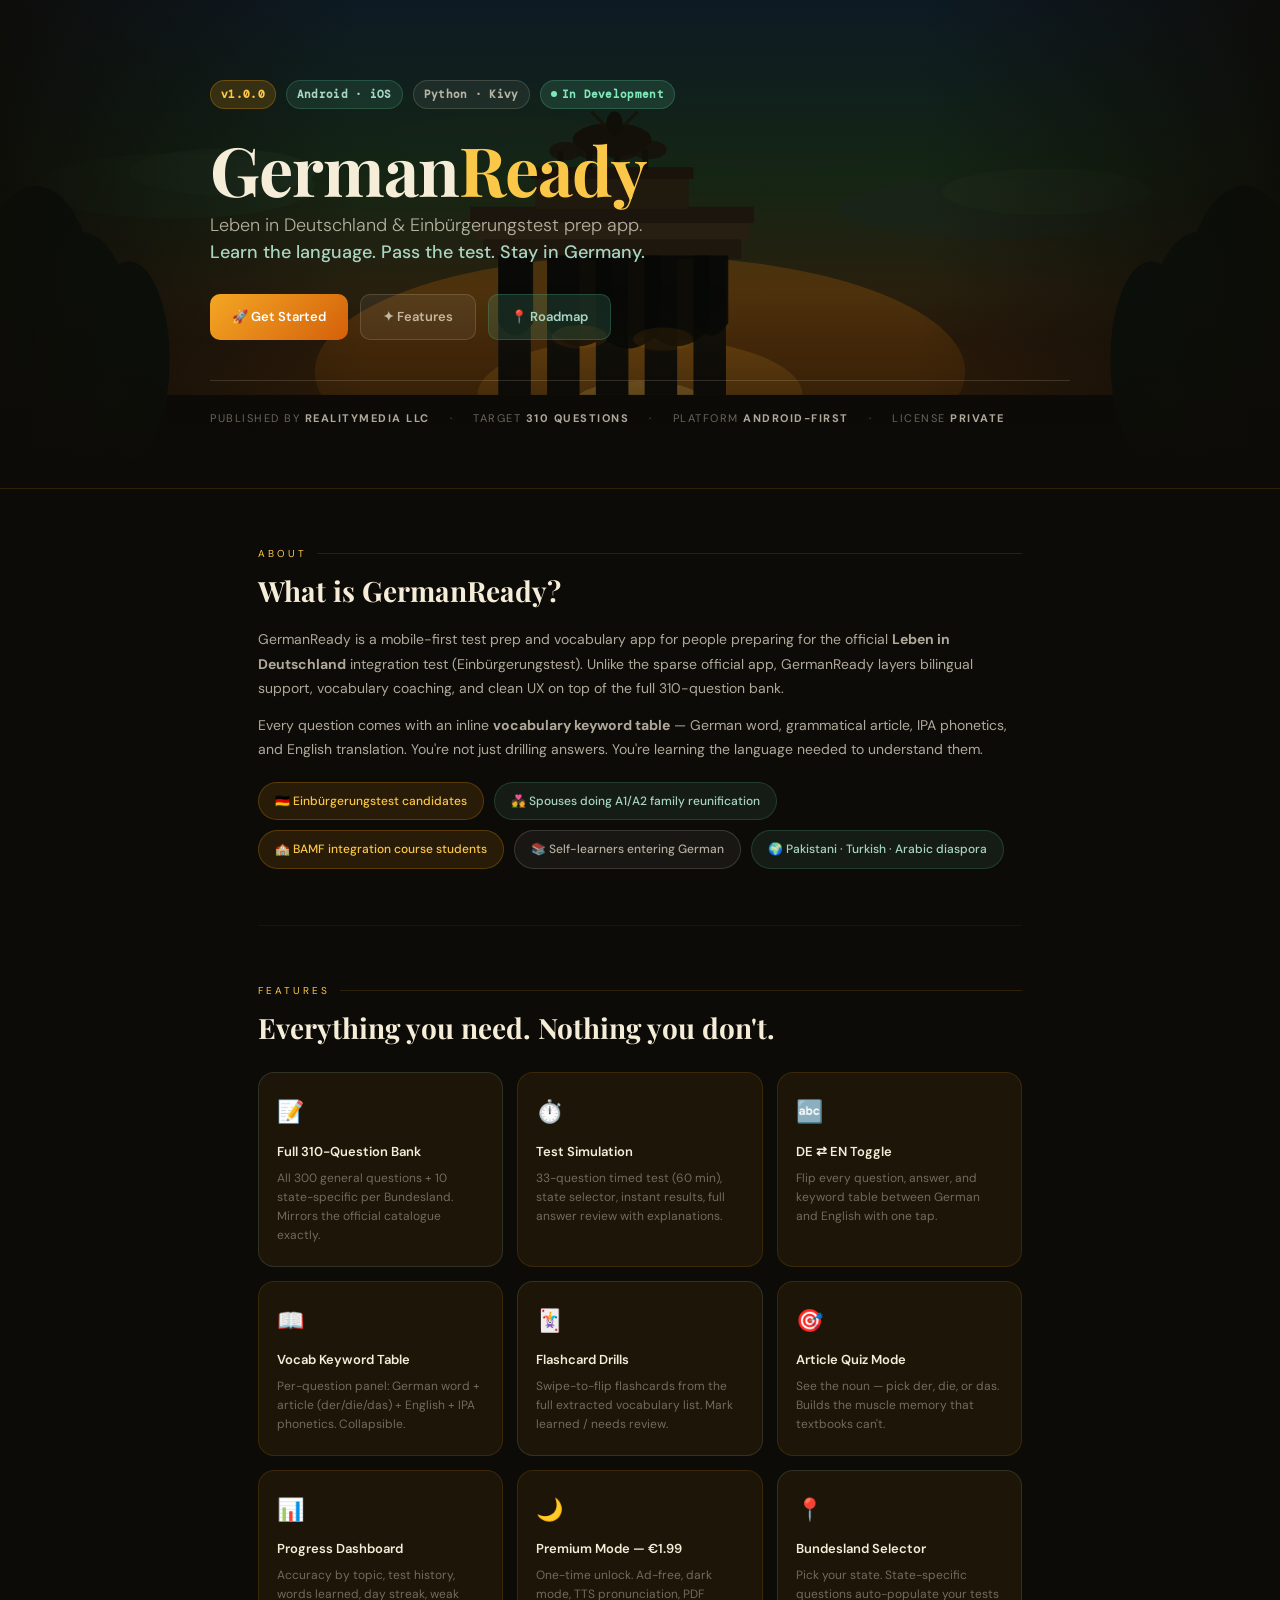
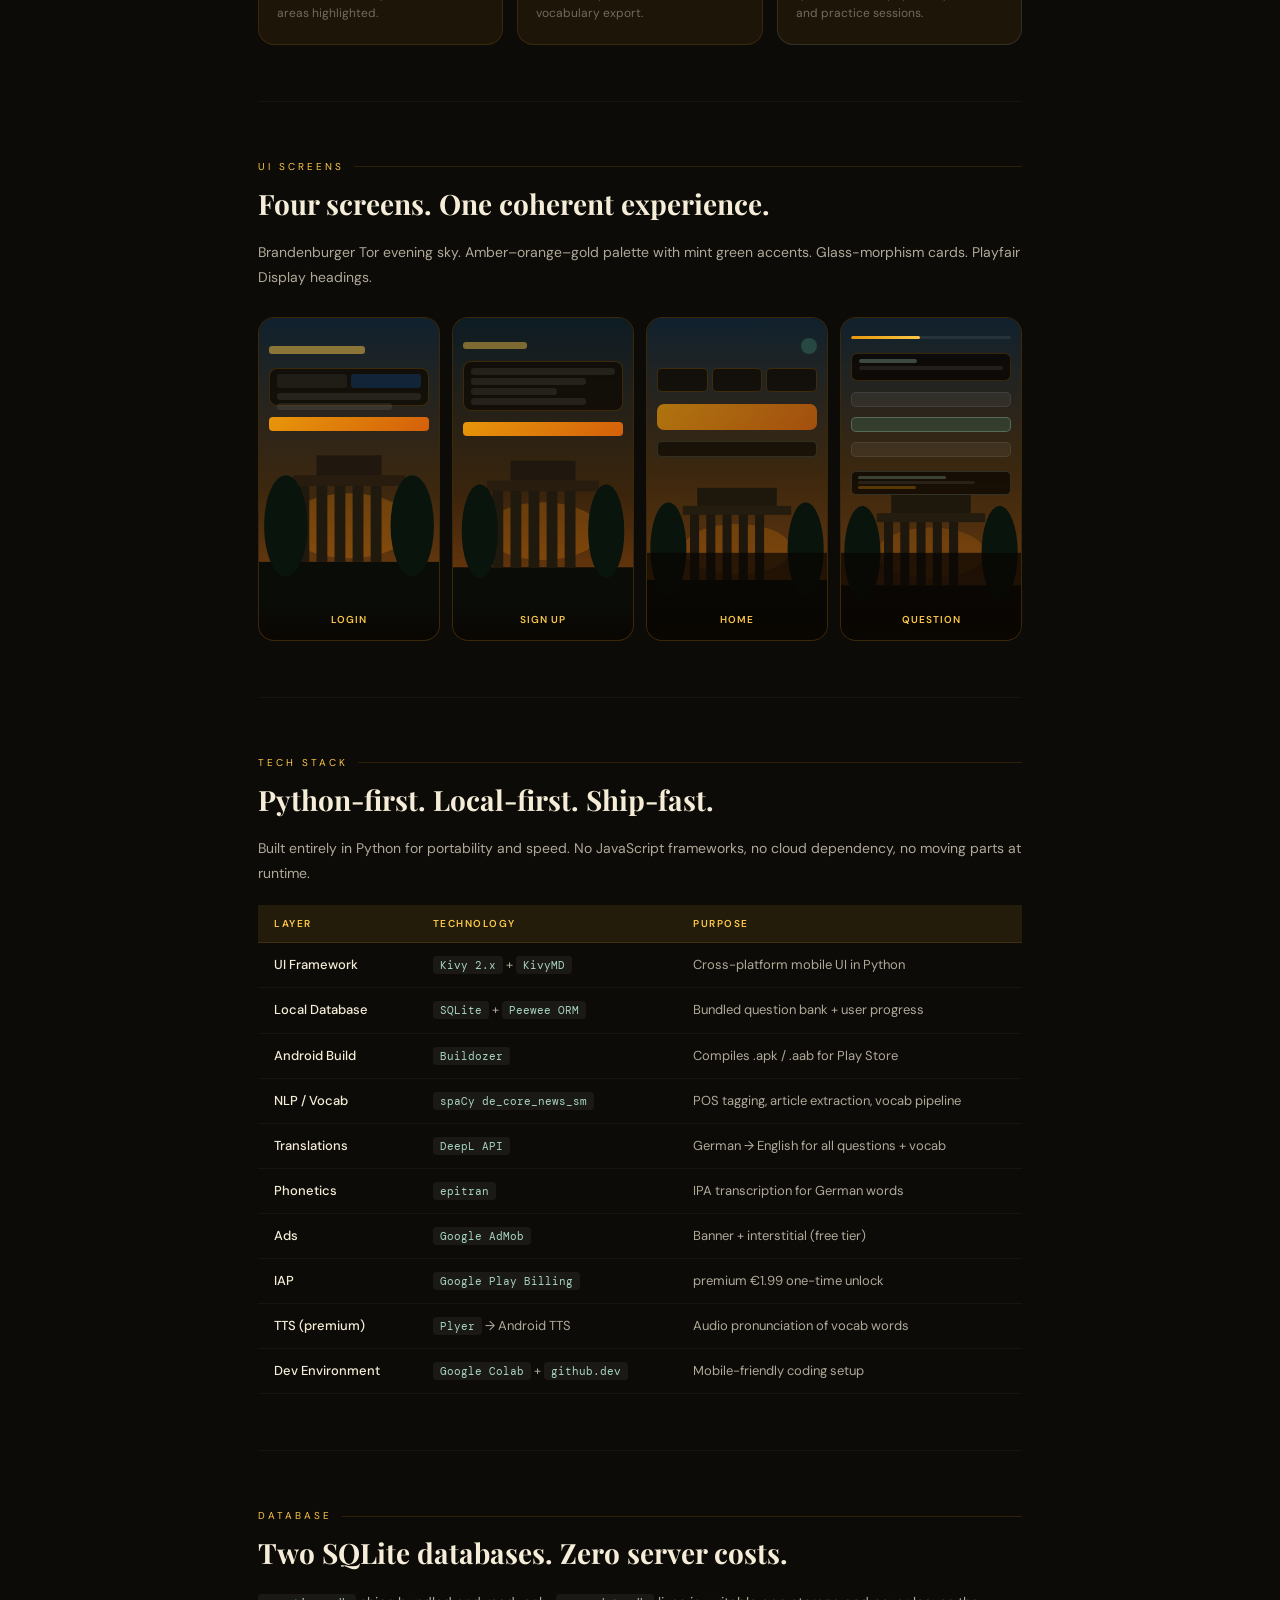
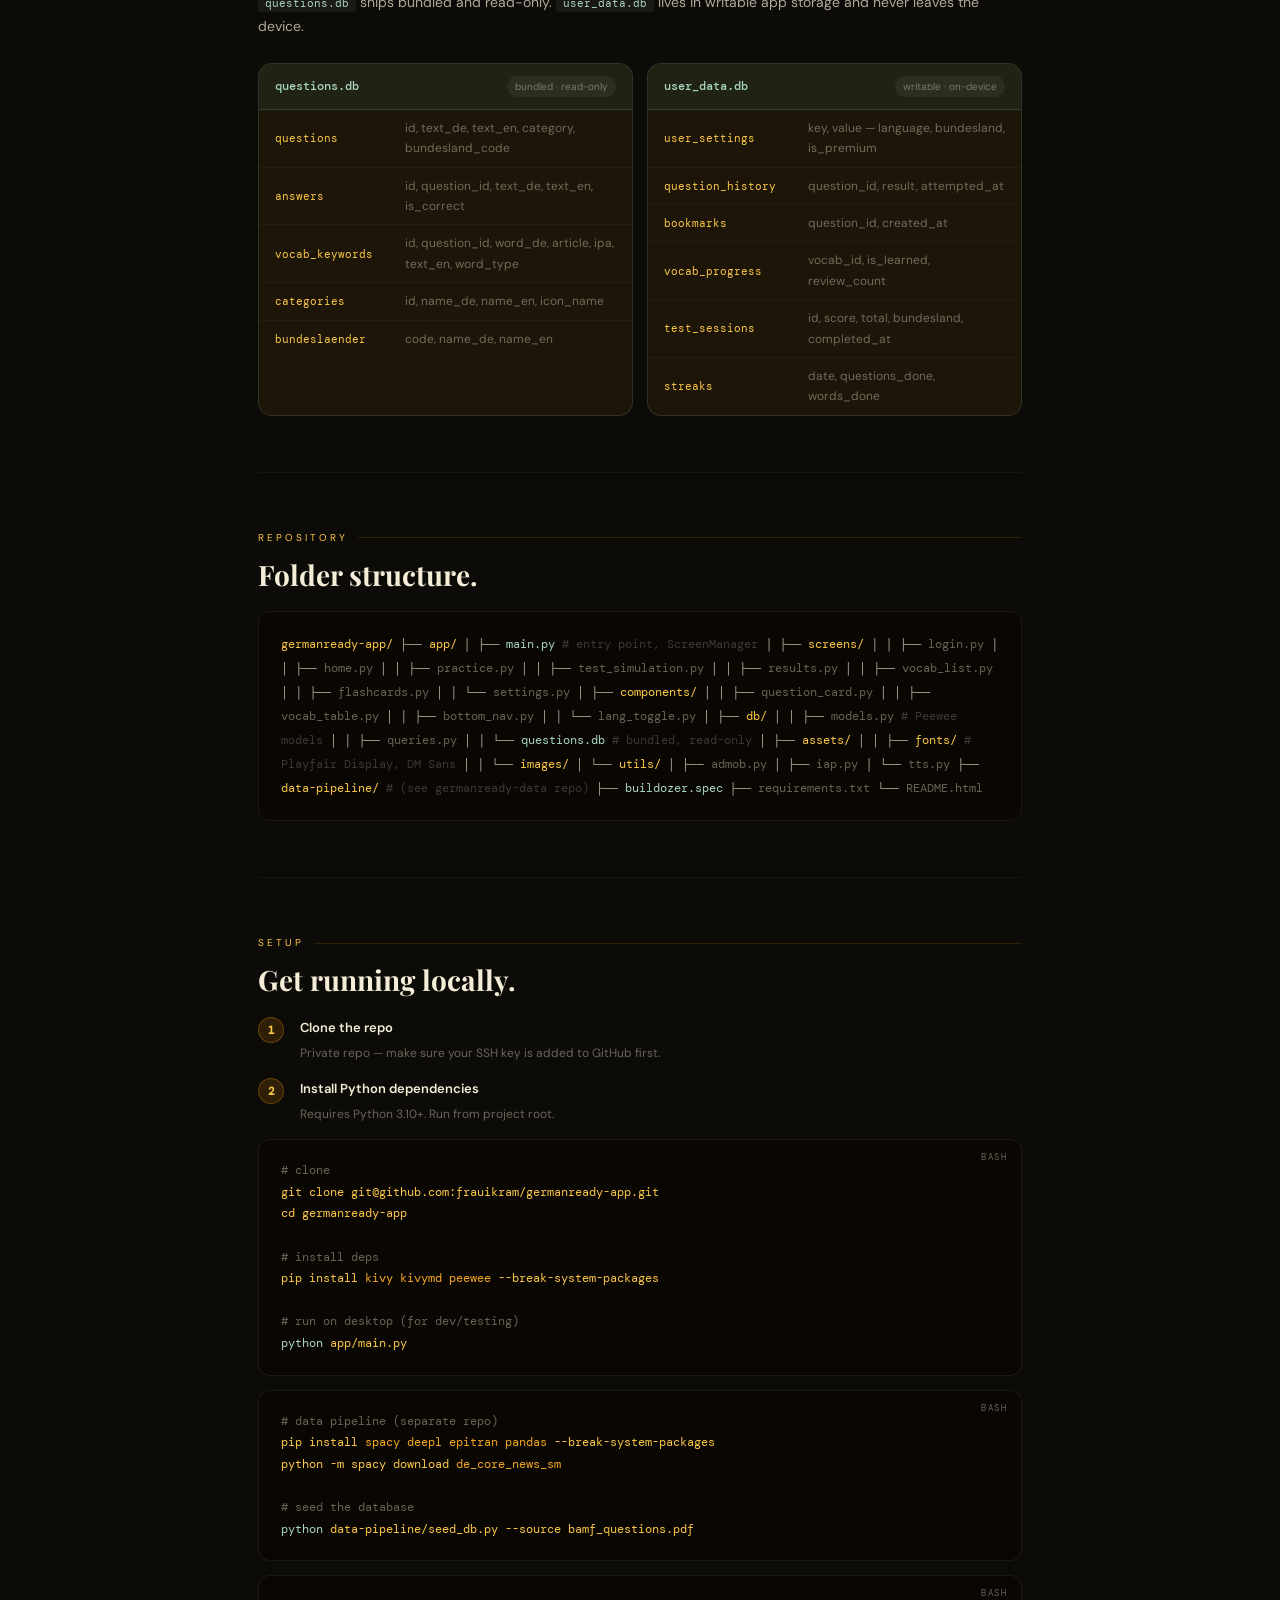
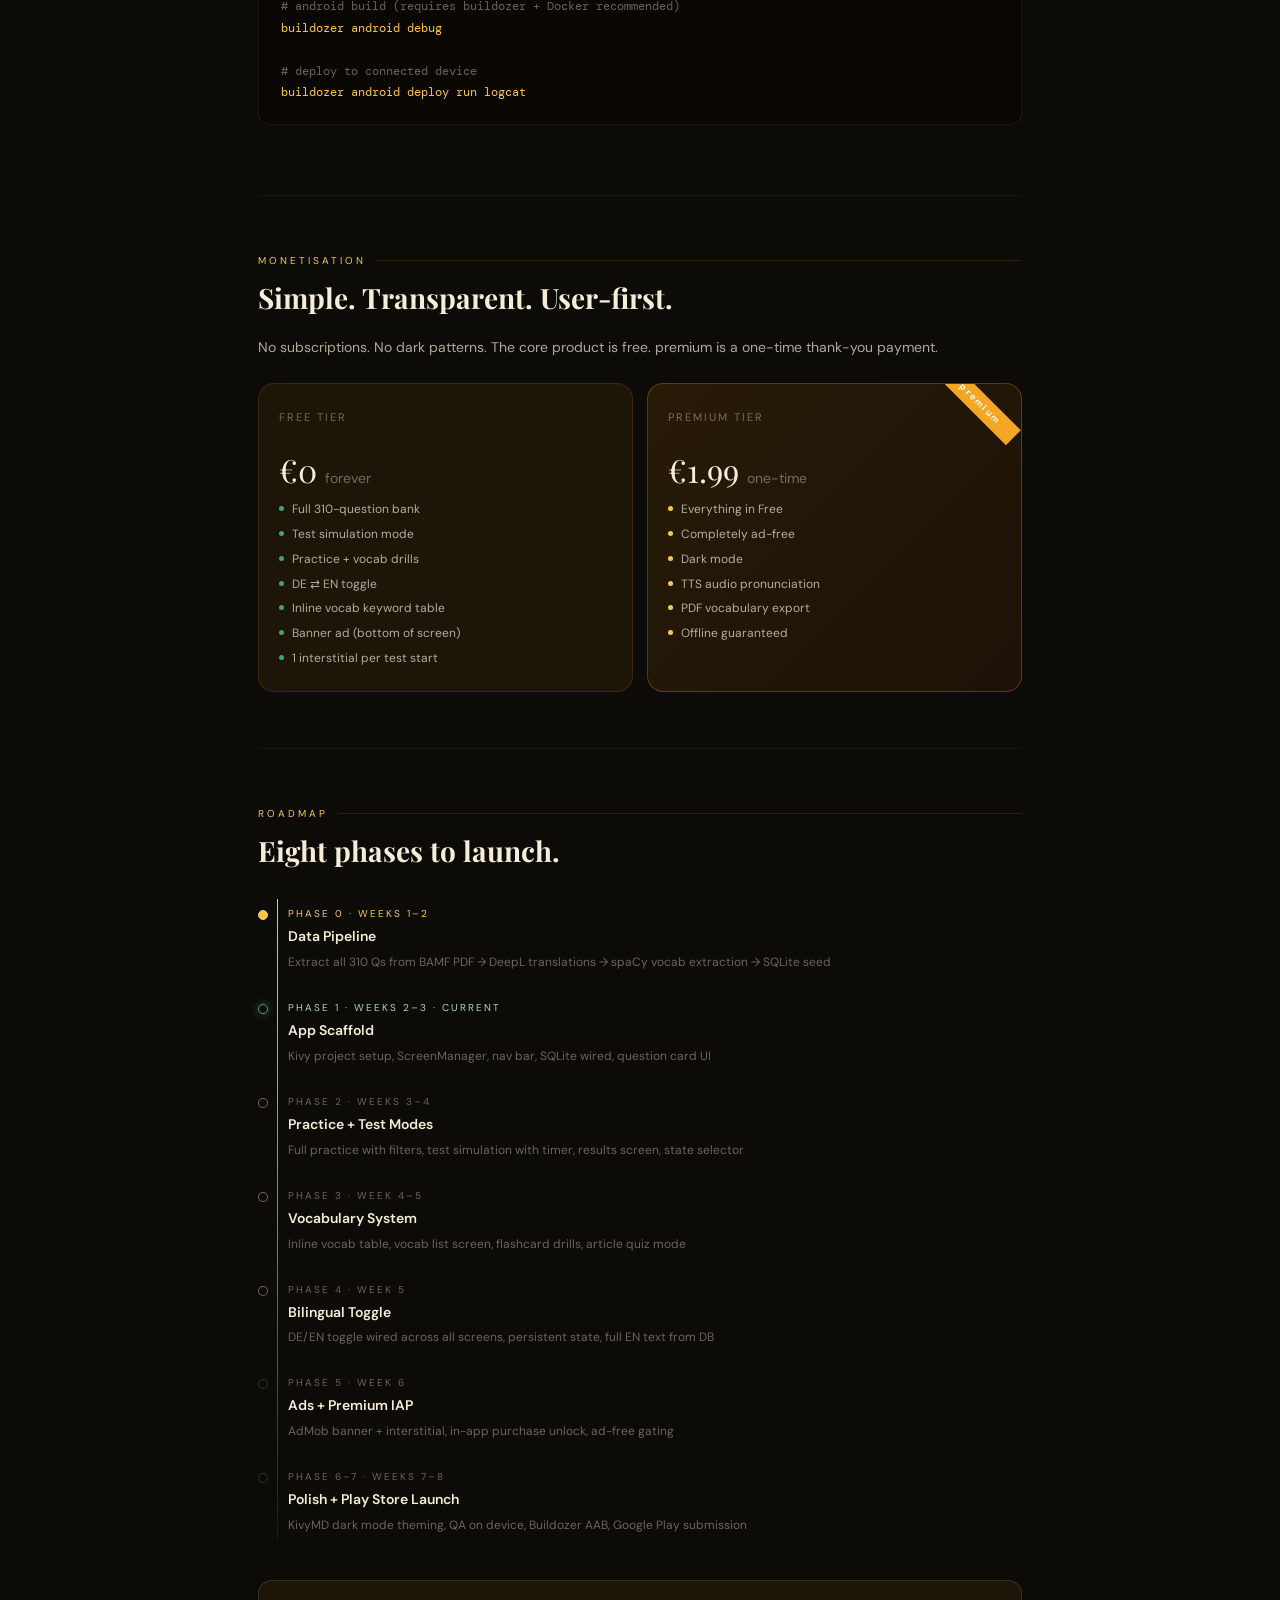
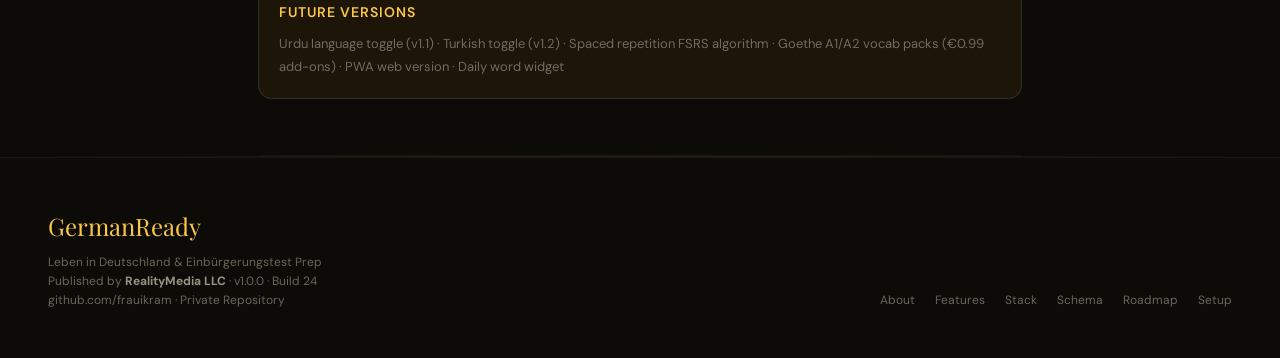
<file: projects/hellogerman/index.html>
<!DOCTYPE html>
<html lang="en">
<head>
<meta charset="UTF-8">
<meta name="viewport" content="width=device-width, initial-scale=1.0">
<title>HelloGerman! App</title>
<link href="https://fonts.googleapis.com/css2?family=Playfair+Display:ital,wght@0,600;0,700;1,400&family=DM+Sans:wght@300;400;500;600&family=DM+Mono:wght@400;500&display=swap" rel="stylesheet">
<style>
  *, *::before, *::after { box-sizing: border-box; margin: 0; padding: 0; }

  :root {
    --bg:        #0D0B07;
    --bg2:       #141007;
    --bg3:       #1C1508;
    --bg4:       #241C0A;
    --gold:      #E8960A;
    --amber:     #FBC748;
    --amber2:    #F4A724;
    --orange:    #D4600A;
    --mint:      #A8D5C2;
    --mint2:     #4A9E7E;
    --mint3:     #C8EAD9;
    --white:     #F5EDD8;
    --white2:    rgba(245,237,216,0.7);
    --white3:    rgba(245,237,216,0.4);
    --white4:    rgba(245,237,216,0.15);
    --border:    rgba(232,150,10,0.15);
    --border2:   rgba(168,213,194,0.15);
    --radius:    12px;
    --radius2:   8px;
  }

  html { scroll-behavior: smooth; }

  body {
    font-family: 'DM Sans', sans-serif;
    background: var(--bg);
    color: var(--white);
    line-height: 1.7;
    min-height: 100vh;
  }

  /* ─── HERO ─────────────────────────────────── */
  .hero {
    position: relative;
    overflow: hidden;
    padding: 80px 48px 60px;
    border-bottom: 0.5px solid var(--border);
  }

  /* SVG Tor background */
  .hero-bg {
    position: absolute;
    inset: 0;
    width: 100%;
    height: 100%;
    pointer-events: none;
  }

  .hero-inner {
    position: relative;
    z-index: 2;
    max-width: 860px;
    margin: 0 auto;
  }

  .hero-eyebrow {
    display: flex;
    align-items: center;
    gap: 10px;
    margin-bottom: 24px;
    flex-wrap: wrap;
  }

  /* Badges */
  .badge {
    display: inline-flex;
    align-items: center;
    gap: 5px;
    padding: 4px 10px;
    border-radius: 20px;
    font-size: 11px;
    font-weight: 600;
    letter-spacing: 0.3px;
    font-family: 'DM Mono', monospace;
  }
  .badge-version  { background: rgba(232,150,10,0.18); color: var(--amber); border: 0.5px solid rgba(232,150,10,0.3); }
  .badge-platform { background: rgba(74,158,126,0.15); color: var(--mint); border: 0.5px solid rgba(74,158,126,0.3); }
  .badge-lang     { background: rgba(255,255,255,0.06); color: var(--white2); border: 0.5px solid var(--white4); }
  .badge-status   { background: rgba(74,158,126,0.2);  color: #7EE8B8; border: 0.5px solid rgba(74,158,126,0.35); }
  .badge-status::before { content: ''; width: 6px; height: 6px; border-radius: 50%; background: #7EE8B8; animation: pulse 2s infinite; }
  @keyframes pulse { 0%,100%{opacity:1} 50%{opacity:0.4} }

  .hero-title {
    font-family: 'Playfair Display', serif;
    font-size: clamp(42px, 6vw, 68px);
    line-height: 1.05;
    color: var(--white);
    margin-bottom: 8px;
    letter-spacing: -1px;
  }
  .hero-title span { color: var(--amber); }

  .hero-subtitle {
    font-size: 18px;
    color: var(--white2);
    margin-bottom: 28px;
    font-weight: 300;
    max-width: 560px;
    line-height: 1.5;
  }
  .hero-subtitle strong { color: var(--mint); font-weight: 500; }

  .hero-actions {
    display: flex;
    gap: 12px;
    flex-wrap: wrap;
  }
  .btn {
    display: inline-flex;
    align-items: center;
    gap: 8px;
    padding: 11px 22px;
    border-radius: 10px;
    font-size: 13px;
    font-weight: 600;
    text-decoration: none;
    font-family: 'DM Sans', sans-serif;
    transition: opacity 0.2s;
    cursor: pointer;
    border: none;
  }
  .btn:hover { opacity: 0.85; }
  .btn-primary { background: linear-gradient(135deg, var(--amber2), var(--orange)); color: #fff; }
  .btn-secondary { background: rgba(255,255,255,0.06); color: var(--white2); border: 0.5px solid var(--white4); }
  .btn-mint { background: rgba(74,158,126,0.2); color: var(--mint); border: 0.5px solid rgba(74,158,126,0.3); }

  /* Publisher strip */
  .publisher-strip {
    margin-top: 40px;
    padding-top: 28px;
    border-top: 0.5px solid var(--white4);
    display: flex;
    align-items: center;
    gap: 20px;
    flex-wrap: wrap;
  }
  .publisher-strip span {
    font-size: 11px;
    color: var(--white3);
    letter-spacing: 1.5px;
    text-transform: uppercase;
  }
  .publisher-strip strong { color: var(--white2); }

  /* ─── MAIN LAYOUT ───────────────────────────── */
  .container {
    max-width: 860px;
    margin: 0 auto;
    padding: 0 48px;
  }

  section {
    padding: 56px 0;
    border-bottom: 0.5px solid rgba(255,255,255,0.04);
  }

  .section-label {
    font-size: 10px;
    letter-spacing: 3px;
    text-transform: uppercase;
    color: var(--amber);
    margin-bottom: 12px;
    display: flex;
    align-items: center;
    gap: 10px;
  }
  .section-label::after {
    content: '';
    flex: 1;
    height: 0.5px;
    background: var(--border);
  }

  h2 {
    font-family: 'Playfair Display', serif;
    font-size: 28px;
    color: var(--white);
    margin-bottom: 20px;
    line-height: 1.2;
  }

  h3 {
    font-size: 14px;
    font-weight: 600;
    color: var(--amber);
    margin-bottom: 10px;
    text-transform: uppercase;
    letter-spacing: 1px;
  }

  p {
    font-size: 14px;
    color: var(--white2);
    line-height: 1.75;
    margin-bottom: 12px;
  }

  /* ─── FEATURE GRID ──────────────────────────── */
  .feature-grid {
    display: grid;
    grid-template-columns: repeat(3, 1fr);
    gap: 14px;
    margin-top: 28px;
  }

  .feature-card {
    background: var(--bg3);
    border: 0.5px solid var(--border);
    border-radius: 16px;
    padding: 20px 18px;
    transition: border-color 0.2s;
  }
  .feature-card:hover { border-color: rgba(232,150,10,0.35); }
  .feature-card:nth-child(4n+1) { border-color: rgba(168,213,194,0.15); }
  .feature-card:nth-child(4n+1):hover { border-color: rgba(168,213,194,0.4); }

  .feat-icon {
    font-size: 22px;
    margin-bottom: 10px;
    display: block;
  }
  .feat-title {
    font-size: 13px;
    font-weight: 600;
    color: var(--white);
    margin-bottom: 6px;
  }
  .feat-desc {
    font-size: 12px;
    color: var(--white3);
    line-height: 1.6;
    margin: 0;
  }

  /* ─── SCREENS GALLERY ───────────────────────── */
  .screens-row {
    display: grid;
    grid-template-columns: repeat(4, 1fr);
    gap: 12px;
    margin-top: 28px;
  }

  .screen-thumb {
    background: var(--bg3);
    border: 0.5px solid var(--border);
    border-radius: 16px;
    overflow: hidden;
    aspect-ratio: 9/16;
    position: relative;
    display: flex;
    flex-direction: column;
  }

  .screen-thumb-bg {
    position: absolute;
    inset: 0;
    width: 100%;
    height: 100%;
  }

  .screen-thumb-label {
    position: absolute;
    bottom: 0; left: 0; right: 0;
    padding: 10px 10px 12px;
    background: linear-gradient(0deg, rgba(10,6,2,0.95) 0%, transparent 100%);
    font-size: 10px;
    font-weight: 600;
    color: var(--amber);
    letter-spacing: 1px;
    text-transform: uppercase;
    text-align: center;
    z-index: 2;
  }

  /* Mini phone content inside thumbs */
  .thumb-content {
    position: absolute;
    inset: 0;
    z-index: 1;
    padding: 12px 10px;
    display: flex;
    flex-direction: column;
    gap: 6px;
  }
  .thumb-bar { height: 2px; border-radius: 2px; }
  .thumb-bar.gold { background: var(--amber); width: 60%; }
  .thumb-bar.mint { background: var(--mint2); width: 40%; }
  .thumb-line { height: 7px; border-radius: 3px; background: rgba(255,255,255,0.08); }
  .thumb-line.w80 { width: 80%; }
  .thumb-line.w60 { width: 60%; }
  .thumb-line.w40 { width: 40%; }
  .thumb-card { background: rgba(255,255,255,0.05); border: 0.5px solid rgba(232,150,10,0.2); border-radius: 6px; padding: 7px 8px; }
  .thumb-card .tl { height: 5px; border-radius: 2px; background: rgba(255,255,255,0.12); margin-bottom: 4px; }
  .thumb-card .tl2 { height: 4px; border-radius: 2px; background: rgba(255,255,255,0.07); width: 70%; }
  .thumb-opt { height: 18px; border-radius: 5px; background: rgba(255,255,255,0.05); border: 0.5px solid rgba(255,255,255,0.08); margin-bottom: 4px; }
  .thumb-opt.correct { background: rgba(74,158,126,0.2); border-color: rgba(168,213,194,0.3); }

  /* ─── TECH TABLE ────────────────────────────── */
  .tech-table {
    width: 100%;
    border-collapse: collapse;
    margin-top: 20px;
    font-size: 13px;
  }
  .tech-table thead tr {
    background: var(--bg4);
    border-bottom: 0.5px solid var(--border);
  }
  .tech-table th {
    text-align: left;
    padding: 10px 16px;
    font-size: 10px;
    letter-spacing: 1.5px;
    text-transform: uppercase;
    color: var(--amber);
    font-weight: 600;
  }
  .tech-table tbody tr {
    border-bottom: 0.5px solid rgba(255,255,255,0.04);
    transition: background 0.15s;
  }
  .tech-table tbody tr:hover { background: rgba(232,150,10,0.04); }
  .tech-table td {
    padding: 11px 16px;
    color: var(--white2);
    vertical-align: top;
  }
  .tech-table td:first-child { color: var(--white); font-weight: 500; white-space: nowrap; }
  .tech-table td code {
    font-family: 'DM Mono', monospace;
    font-size: 11px;
    background: rgba(255,255,255,0.06);
    padding: 2px 7px;
    border-radius: 4px;
    color: var(--mint);
  }

  /* ─── SCHEMA ────────────────────────────────── */
  .schema-grid {
    display: grid;
    grid-template-columns: 1fr 1fr;
    gap: 14px;
    margin-top: 24px;
  }
  .schema-box {
    background: var(--bg3);
    border: 0.5px solid var(--border2);
    border-radius: 14px;
    overflow: hidden;
  }
  .schema-box-header {
    padding: 12px 16px;
    background: rgba(74,158,126,0.1);
    border-bottom: 0.5px solid var(--border2);
    display: flex;
    align-items: center;
    gap: 8px;
  }
  .schema-box-header .db-name {
    font-family: 'DM Mono', monospace;
    font-size: 12px;
    font-weight: 500;
    color: var(--mint);
  }
  .schema-box-header .db-note {
    font-size: 10px;
    color: var(--white3);
    margin-left: auto;
    background: rgba(255,255,255,0.05);
    padding: 2px 8px;
    border-radius: 20px;
  }
  .schema-table {
    width: 100%;
    border-collapse: collapse;
    font-size: 12px;
  }
  .schema-table tr { border-bottom: 0.5px solid rgba(255,255,255,0.04); }
  .schema-table tr:last-child { border-bottom: none; }
  .schema-table td { padding: 8px 16px; color: var(--white3); }
  .schema-table td:first-child { font-family: 'DM Mono', monospace; color: var(--amber); font-size: 11px; white-space: nowrap; }

  /* ─── ROADMAP ────────────────────────────────── */
  .roadmap {
    display: flex;
    flex-direction: column;
    gap: 0;
    margin-top: 24px;
    position: relative;
  }
  .roadmap::before {
    content: '';
    position: absolute;
    left: 19px;
    top: 8px;
    bottom: 8px;
    width: 1px;
    background: linear-gradient(180deg, var(--amber), var(--mint2), rgba(255,255,255,0.05));
  }
  .road-item {
    display: flex;
    gap: 20px;
    padding: 14px 0;
    position: relative;
  }
  .road-dot {
    width: 10px;
    height: 10px;
    border-radius: 50%;
    border: 1.5px solid;
    flex-shrink: 0;
    margin-top: 5px;
    position: relative;
    z-index: 1;
    background: var(--bg);
  }
  .road-dot.done { border-color: var(--amber); background: var(--amber); }
  .road-dot.active { border-color: var(--mint2); box-shadow: 0 0 8px rgba(74,158,126,0.5); }
  .road-dot.next { border-color: var(--white3); }
  .road-dot.future { border-color: rgba(255,255,255,0.15); }

  .road-content { flex: 1; }
  .road-content .phase {
    font-size: 10px;
    letter-spacing: 2px;
    text-transform: uppercase;
    color: var(--amber);
    margin-bottom: 3px;
  }
  .road-content .phase.mint { color: var(--mint); }
  .road-content .phase.dim { color: var(--white3); }
  .road-content h4 {
    font-size: 14px;
    font-weight: 600;
    color: var(--white);
    margin-bottom: 4px;
  }
  .road-content p {
    font-size: 12px;
    color: var(--white3);
    margin: 0;
    line-height: 1.5;
  }

  /* ─── MONETISATION ──────────────────────────── */
  .tier-grid {
    display: grid;
    grid-template-columns: 1fr 1fr;
    gap: 14px;
    margin-top: 24px;
  }
  .tier-card {
    border-radius: 16px;
    padding: 24px 20px;
    position: relative;
    overflow: hidden;
  }
  .tier-free {
    background: var(--bg3);
    border: 0.5px solid var(--border);
  }
  .tier-premium {
    background: linear-gradient(135deg, rgba(232,150,10,0.12), rgba(212,96,10,0.08));
    border: 0.5px solid rgba(232,150,10,0.3);
  }
  .tier-premium::after {
    content: 'premium';
    position: absolute;
    top: 14px; right: -12px;
    background: var(--amber2);
    color: #fff;
    font-size: 9px;
    font-weight: 700;
    letter-spacing: 2px;
    padding: 3px 20px;
    transform: rotate(45deg);
    transform-origin: center;
    right: -6px;
    top: 10px;
  }
  .tier-price {
    font-family: 'Playfair Display', serif;
    font-size: 32px;
    color: var(--white);
    margin: 8px 0 4px;
  }
  .tier-price span { font-size: 14px; color: var(--white3); font-family: 'DM Sans', sans-serif; }
  .tier-name {
    font-size: 11px;
    letter-spacing: 2px;
    text-transform: uppercase;
    color: var(--white3);
    margin-bottom: 16px;
  }
  .tier-features { list-style: none; display: flex; flex-direction: column; gap: 8px; }
  .tier-features li { font-size: 12px; color: var(--white2); display: flex; align-items: flex-start; gap: 8px; line-height: 1.4; }
  .tier-features li::before { content: ''; width: 5px; height: 5px; border-radius: 50%; background: var(--amber); flex-shrink: 0; margin-top: 5px; }
  .tier-premium .tier-features li::before { background: var(--amber); }
  .tier-free .tier-features li::before { background: var(--mint2); }

  /* ─── SETUP ─────────────────────────────────── */
  .code-block {
    background: #0A0703;
    border: 0.5px solid rgba(255,255,255,0.07);
    border-radius: 12px;
    padding: 20px 22px;
    margin: 14px 0;
    overflow-x: auto;
    position: relative;
  }
  .code-block::before {
    content: attr(data-lang);
    position: absolute;
    top: 10px; right: 14px;
    font-size: 9px;
    letter-spacing: 1.5px;
    text-transform: uppercase;
    color: var(--white3);
    font-family: 'DM Mono', monospace;
  }
  .code-block pre {
    font-family: 'DM Mono', monospace;
    font-size: 12px;
    line-height: 1.8;
    color: var(--amber);
    white-space: pre;
  }
  .code-block pre .cm { color: var(--white3); }
  .code-block pre .kw { color: var(--mint); }
  .code-block pre .st { color: #F4A724; }
  .code-block pre .pk { color: var(--amber2); }

  .step-list {
    display: flex;
    flex-direction: column;
    gap: 14px;
    margin-top: 20px;
  }
  .step {
    display: flex;
    gap: 16px;
    align-items: flex-start;
  }
  .step-num {
    width: 26px;
    height: 26px;
    border-radius: 50%;
    background: rgba(232,150,10,0.15);
    border: 0.5px solid rgba(232,150,10,0.3);
    display: flex;
    align-items: center;
    justify-content: center;
    font-size: 11px;
    font-weight: 700;
    color: var(--amber);
    flex-shrink: 0;
    font-family: 'DM Mono', monospace;
  }
  .step-body h4 { font-size: 13px; font-weight: 600; color: var(--white); margin-bottom: 4px; }
  .step-body p { font-size: 12px; color: var(--white3); margin: 0; }

  /* ─── FOLDER STRUCTURE ──────────────────────── */
  .folder-tree {
    font-family: 'DM Mono', monospace;
    font-size: 12px;
    line-height: 2;
    color: var(--white2);
    padding: 20px 22px;
    background: #0A0703;
    border: 0.5px solid rgba(255,255,255,0.06);
    border-radius: 12px;
    margin-top: 16px;
  }
  .folder-tree .dir { color: var(--amber); }
  .folder-tree .file { color: var(--white3); }
  .folder-tree .comment { color: rgba(255,255,255,0.2); }
  .folder-tree .highlight { color: var(--mint); }

  /* ─── FOOTER ─────────────────────────────────── */
  .footer {
    padding: 48px;
    border-top: 0.5px solid rgba(255,255,255,0.05);
    display: flex;
    justify-content: space-between;
    align-items: flex-end;
    flex-wrap: wrap;
    gap: 24px;
  }
  .footer-brand {
    font-family: 'Playfair Display', serif;
    font-size: 24px;
    color: var(--amber);
    margin-bottom: 6px;
  }
  .footer-sub {
    font-size: 12px;
    color: var(--white3);
    line-height: 1.6;
  }
  .footer-links {
    display: flex;
    gap: 20px;
    flex-wrap: wrap;
  }
  .footer-links a {
    font-size: 12px;
    color: var(--white3);
    text-decoration: none;
  }
  .footer-links a:hover { color: var(--mint); }

  /* ─── DIVIDER ────────────────────────────────── */
  .divider {
    height: 0.5px;
    background: linear-gradient(90deg, transparent, var(--border), transparent);
    margin: 0;
  }

  /* ─── INLINE CODE ────────────────────────────── */
  code {
    font-family: 'DM Mono', monospace;
    font-size: 11px;
    background: rgba(255,255,255,0.06);
    padding: 2px 7px;
    border-radius: 4px;
    color: var(--mint);
  }

  /* ─── AUDIENCE PILLS ─────────────────────────── */
  .audience-row {
    display: flex;
    flex-wrap: wrap;
    gap: 10px;
    margin-top: 20px;
  }
  .audience-pill {
    padding: 8px 16px;
    border-radius: 20px;
    font-size: 12px;
    font-weight: 500;
    display: flex;
    align-items: center;
    gap: 7px;
  }
  .ap1 { background: rgba(232,150,10,0.12); color: var(--amber); border: 0.5px solid rgba(232,150,10,0.25); }
  .ap2 { background: rgba(74,158,126,0.12); color: var(--mint); border: 0.5px solid rgba(74,158,126,0.25); }
  .ap3 { background: rgba(255,255,255,0.05); color: var(--white2); border: 0.5px solid var(--white4); }

  /* responsive */
  @media (max-width: 720px) {
    .hero, .container, .footer { padding-left: 24px; padding-right: 24px; }
    .feature-grid { grid-template-columns: 1fr 1fr; }
    .screens-row { grid-template-columns: repeat(2, 1fr); }
    .schema-grid, .tier-grid { grid-template-columns: 1fr; }
    .tech-table { font-size: 12px; }
  }
  @media (max-width: 480px) {
    .feature-grid { grid-template-columns: 1fr; }
    .screens-row { grid-template-columns: repeat(2, 1fr); }
  }
</style>
</head>
<body>

<!-- ═══════════════════════════════════════════
     HERO
════════════════════════════════════════════ -->
<div class="hero">
  <!-- Brandenburger Tor BG -->
  <svg class="hero-bg" viewBox="0 0 1200 420" xmlns="http://www.w3.org/2000/svg" preserveAspectRatio="xMidYMid slice">
    <defs>
      <linearGradient id="hsky" x1="0" y1="0" x2="0" y2="1">
        <stop offset="0%" stop-color="#0A1520"/>
        <stop offset="35%" stop-color="#122010"/>
        <stop offset="70%" stop-color="#2E1806"/>
        <stop offset="90%" stop-color="#5A2C04"/>
        <stop offset="100%" stop-color="#8C4208"/>
      </linearGradient>
      <linearGradient id="hgate" x1="0" y1="0" x2="0" y2="1">
        <stop offset="0%" stop-color="#1E1208"/>
        <stop offset="100%" stop-color="#080502"/>
      </linearGradient>
      <linearGradient id="hfade" x1="0" y1="0" x2="1" y2="0">
        <stop offset="0%" stop-color="#0D0B07" stop-opacity="1"/>
        <stop offset="30%" stop-color="#0D0B07" stop-opacity="0"/>
        <stop offset="70%" stop-color="#0D0B07" stop-opacity="0"/>
        <stop offset="100%" stop-color="#0D0B07" stop-opacity="1"/>
      </linearGradient>
      <linearGradient id="hfade2" x1="0" y1="0" x2="0" y2="1">
        <stop offset="60%" stop-color="#0D0B07" stop-opacity="0"/>
        <stop offset="100%" stop-color="#0D0B07" stop-opacity="1"/>
      </linearGradient>
    </defs>

    <rect width="1200" height="420" fill="url(#hsky)"/>

    <!-- Sun glow -->
    <ellipse cx="600" cy="320" rx="280" ry="100" fill="#FF8800" opacity="0.18"/>
    <ellipse cx="600" cy="340" rx="140" ry="50" fill="#FFAA20" opacity="0.22"/>
    <ellipse cx="600" cy="350" rx="60" ry="22" fill="#FFD060" opacity="0.4"/>

    <!-- Clouds -->
    <ellipse cx="200" cy="160" rx="120" ry="28" fill="#1A2A18" opacity="0.6"/>
    <ellipse cx="240" cy="148" rx="80" ry="20" fill="#1E3020" opacity="0.5"/>
    <ellipse cx="900" cy="180" rx="130" ry="26" fill="#182018" opacity="0.55"/>
    <ellipse cx="950" cy="165" rx="90" ry="20" fill="#1E2818" opacity="0.45"/>
    <ellipse cx="480" cy="120" rx="100" ry="22" fill="#161E14" opacity="0.4"/>
    <ellipse cx="720" cy="130" rx="90" ry="18" fill="#161E14" opacity="0.35"/>

    <!-- Ground -->
    <rect x="0" y="340" width="1200" height="80" fill="#060402"/>

    <!-- GATE — 5 columns (wide hero version) -->
    <rect x="478" y="220" width="28" height="120" fill="url(#hgate)"/>
    <rect x="520" y="220" width="28" height="120" fill="url(#hgate)"/>
    <rect x="562" y="220" width="28" height="120" fill="url(#hgate)"/>
    <rect x="604" y="220" width="28" height="120" fill="url(#hgate)"/>
    <rect x="646" y="220" width="28" height="120" fill="url(#hgate)"/>

    <!-- Top entablature -->
    <rect x="465" y="205" width="222" height="18" fill="#1C1208"/>
    <rect x="458" y="190" width="236" height="16" fill="#251A0C"/>
    <rect x="454" y="178" width="244" height="14" fill="#1A1008"/>

    <!-- Quadriga platform -->
    <rect x="510" y="152" width="132" height="28" fill="#1E1408"/>
    <rect x="506" y="144" width="140" height="10" fill="#180E06"/>

    <!-- Horses silhouette -->
    <ellipse cx="536" cy="130" rx="14" ry="8" fill="#130D06" opacity="0.9"/>
    <rect x="529" y="130" width="5" height="16" fill="#0E0904"/>
    <ellipse cx="560" cy="129" rx="15" ry="8" fill="#130D06" opacity="0.9"/>
    <rect x="554" y="129" width="5" height="17" fill="#0E0904"/>
    <ellipse cx="584" cy="130" rx="14" ry="8" fill="#130D06" opacity="0.9"/>
    <rect x="578" y="130" width="5" height="16" fill="#0E0904"/>
    <ellipse cx="608" cy="129" rx="15" ry="8" fill="#130D06" opacity="0.9"/>
    <rect x="602" y="129" width="5" height="17" fill="#0E0904"/>

    <!-- Chariot + Victoria -->
    <ellipse cx="576" cy="120" rx="34" ry="14" fill="#100A04"/>
    <ellipse cx="578" cy="106" rx="7" ry="10" fill="#0C0804"/>
    <path d="M570 108 L558 96 M586 108 L598 96" stroke="#140E06" stroke-width="2.5" fill="none"/>

    <!-- Arches -->
    <path d="M478 220 L478 278 Q493 300 508 278 L508 220" fill="#040302" opacity="0.9"/>
    <path d="M520 220 L520 283 Q548 313 576 283 L576 220" fill="#040302" opacity="0.9"/>
    <path d="M562 220 L562 285 Q590 315 618 285 L618 220" fill="#040302" opacity="0.9"/>
    <path d="M604 220 L604 283 Q632 313 660 283 L660 220" fill="#040302" opacity="0.9"/>
    <path d="M646 220 L646 278 Q661 300 676 278 L676 220" fill="#040302" opacity="0.9"/>

    <!-- Arch glow -->
    <ellipse cx="548" cy="290" rx="24" ry="10" fill="#FF8800" opacity="0.1"/>
    <ellipse cx="620" cy="292" rx="26" ry="10" fill="#FF9900" opacity="0.09"/>

    <!-- Trees left -->
    <ellipse cx="80" cy="280" rx="55" ry="120" fill="#050D07"/>
    <ellipse cx="120" cy="300" rx="45" ry="100" fill="#060E08"/>
    <ellipse cx="40" cy="300" rx="40" ry="110" fill="#040C06"/>
    <ellipse cx="160" cy="310" rx="35" ry="85" fill="#060E08"/>

    <!-- Trees right -->
    <ellipse cx="1120" cy="280" rx="55" ry="120" fill="#050D07"/>
    <ellipse cx="1080" cy="300" rx="45" ry="100" fill="#060E08"/>
    <ellipse cx="1160" cy="300" rx="40" ry="110" fill="#040C06"/>
    <ellipse cx="1040" cy="310" rx="35" ry="85" fill="#060E08"/>

    <!-- Mint tint -->
    <rect width="1200" height="420" fill="#4A9E7E" opacity="0.04"/>

    <!-- Edge + bottom fades -->
    <rect width="1200" height="420" fill="url(#hfade)"/>
    <rect width="1200" height="420" fill="url(#hfade2)"/>
  </svg>

  <div class="hero-inner">
    <div class="hero-eyebrow">
      <span class="badge badge-version">v1.0.0</span>
      <span class="badge badge-platform">Android · iOS</span>
      <span class="badge badge-lang">Python · Kivy</span>
      <span class="badge badge-status">In Development</span>
    </div>

    <h1 class="hero-title">German<span>Ready</span></h1>
    <p class="hero-subtitle">
      Leben in Deutschland &amp; Einbürgerungstest prep app.<br>
      <strong>Learn the language. Pass the test. Stay in Germany.</strong>
    </p>

    <div class="hero-actions">
      <a href="#setup" class="btn btn-primary">🚀 Get Started</a>
      <a href="#features" class="btn btn-secondary">✦ Features</a>
      <a href="#roadmap" class="btn btn-mint">📍 Roadmap</a>
    </div>

    <div class="publisher-strip">
      <span>Published by <strong>RealityMedia LLC</strong></span>
      <span>·</span>
      <span>Target <strong>310 Questions</strong></span>
      <span>·</span>
      <span>Platform <strong>Android-first</strong></span>
      <span>·</span>
      <span>License <strong>Private</strong></span>
    </div>
  </div>
</div>

<!-- ═══════════════════════════════════════════
     ABOUT
════════════════════════════════════════════ -->
<div class="container">

  <section id="about">
    <div class="section-label">About</div>
    <h2>What is GermanReady?</h2>
    <p>
      GermanReady is a mobile-first test prep and vocabulary app for people preparing for the official
      <strong>Leben in Deutschland</strong> integration test (Einbürgerungstest). Unlike the sparse official app,
      GermanReady layers bilingual support, vocabulary coaching, and clean UX on top of the full 310-question bank.
    </p>
    <p>
      Every question comes with an inline <strong>vocabulary keyword table</strong> — German word, grammatical article,
      IPA phonetics, and English translation. You're not just drilling answers. You're learning the language needed
      to understand them.
    </p>

    <div class="audience-row">
      <span class="audience-pill ap1">🇩🇪 Einbürgerungstest candidates</span>
      <span class="audience-pill ap2">💑 Spouses doing A1/A2 family reunification</span>
      <span class="audience-pill ap1">🏫 BAMF integration course students</span>
      <span class="audience-pill ap3">📚 Self-learners entering German</span>
      <span class="audience-pill ap2">🌍 Pakistani · Turkish · Arabic diaspora</span>
    </div>
  </section>

  <!-- ═══════════════════════════════════════════
       FEATURES
  ════════════════════════════════════════════ -->
  <section id="features">
    <div class="section-label">Features</div>
    <h2>Everything you need. Nothing you don't.</h2>

    <div class="feature-grid">
      <div class="feature-card">
        <span class="feat-icon">📝</span>
        <div class="feat-title">Full 310-Question Bank</div>
        <p class="feat-desc">All 300 general questions + 10 state-specific per Bundesland. Mirrors the official catalogue exactly.</p>
      </div>
      <div class="feature-card">
        <span class="feat-icon">⏱️</span>
        <div class="feat-title">Test Simulation</div>
        <p class="feat-desc">33-question timed test (60 min), state selector, instant results, full answer review with explanations.</p>
      </div>
      <div class="feature-card">
        <span class="feat-icon">🔤</span>
        <div class="feat-title">DE ⇄ EN Toggle</div>
        <p class="feat-desc">Flip every question, answer, and keyword table between German and English with one tap.</p>
      </div>
      <div class="feature-card">
        <span class="feat-icon">📖</span>
        <div class="feat-title">Vocab Keyword Table</div>
        <p class="feat-desc">Per-question panel: German word + article (der/die/das) + English + IPA phonetics. Collapsible.</p>
      </div>
      <div class="feature-card">
        <span class="feat-icon">🃏</span>
        <div class="feat-title">Flashcard Drills</div>
        <p class="feat-desc">Swipe-to-flip flashcards from the full extracted vocabulary list. Mark learned / needs review.</p>
      </div>
      <div class="feature-card">
        <span class="feat-icon">🎯</span>
        <div class="feat-title">Article Quiz Mode</div>
        <p class="feat-desc">See the noun — pick der, die, or das. Builds the muscle memory that textbooks can't.</p>
      </div>
      <div class="feature-card">
        <span class="feat-icon">📊</span>
        <div class="feat-title">Progress Dashboard</div>
        <p class="feat-desc">Accuracy by topic, test history, words learned, day streak, weak areas highlighted.</p>
      </div>
      <div class="feature-card">
        <span class="feat-icon">🌙</span>
        <div class="feat-title">Premium Mode — €1.99</div>
        <p class="feat-desc">One-time unlock. Ad-free, dark mode, TTS pronunciation, PDF vocabulary export.</p>
      </div>
      <div class="feature-card">
        <span class="feat-icon">📍</span>
        <div class="feat-title">Bundesland Selector</div>
        <p class="feat-desc">Pick your state. State-specific questions auto-populate your tests and practice sessions.</p>
      </div>
    </div>
  </section>

  <!-- ═══════════════════════════════════════════
       SCREENS
  ════════════════════════════════════════════ -->
  <section id="screens">
    <div class="section-label">UI Screens</div>
    <h2>Four screens. One coherent experience.</h2>
    <p>Brandenburger Tor evening sky. Amber–orange–gold palette with mint green accents. Glass-morphism cards. Playfair Display headings.</p>

    <div class="screens-row">
      <!-- Login thumb -->
      <div class="screen-thumb">
        <svg class="screen-thumb-bg" viewBox="0 0 100 178" xmlns="http://www.w3.org/2000/svg" preserveAspectRatio="xMidYMid slice">
          <defs>
            <linearGradient id="ts1" x1="0" y1="0" x2="0" y2="1">
              <stop offset="0%" stop-color="#0D1A2A"/>
              <stop offset="55%" stop-color="#3D2208"/>
              <stop offset="100%" stop-color="#8C4008"/>
            </linearGradient>
          </defs>
          <rect width="100" height="178" fill="url(#ts1)"/>
          <ellipse cx="50" cy="115" rx="35" ry="18" fill="#FF8800" opacity="0.25"/>
          <rect x="0" y="135" width="100" height="43" fill="#060402"/>
          <rect x="22" y="92" width="6" height="43" fill="#1E1208"/>
          <rect x="32" y="92" width="6" height="43" fill="#1E1208"/>
          <rect x="42" y="92" width="6" height="43" fill="#1E1208"/>
          <rect x="52" y="92" width="6" height="43" fill="#1E1208"/>
          <rect x="62" y="92" width="6" height="43" fill="#1E1208"/>
          <rect x="19" y="87" width="62" height="6" fill="#251508"/>
          <rect x="32" y="76" width="36" height="11" fill="#1E1008"/>
          <ellipse cx="15" cy="115" rx="12" ry="28" fill="#050D07"/>
          <ellipse cx="85" cy="115" rx="12" ry="28" fill="#050D07"/>
          <rect width="100" height="178" fill="#4A9E7E" opacity="0.05"/>
        </svg>
        <div class="thumb-content" style="padding-top:28px;">
          <div class="thumb-line w60" style="height:8px; background:rgba(251,199,72,0.5); border-radius:3px; margin-bottom:8px;"></div>
          <div style="height:38px; background:rgba(15,10,4,0.8); border:0.5px solid rgba(232,150,10,0.2); border-radius:8px; padding:5px 7px; margin-bottom:5px;">
            <div style="display:grid; grid-template-columns:1fr 1fr; gap:4px; margin-bottom:5px;">
              <div style="height:14px; background:rgba(255,255,255,0.06); border-radius:3px;"></div>
              <div style="height:14px; background:rgba(24,119,242,0.2); border-radius:3px;"></div>
            </div>
            <div class="thumb-line" style="margin-bottom:3px;"></div>
            <div class="thumb-line w80"></div>
          </div>
          <div style="height:14px; background:linear-gradient(135deg,#E8960A,#D4600A); border-radius:4px;"></div>
        </div>
        <div class="screen-thumb-label">Login</div>
      </div>

      <!-- Sign up thumb -->
      <div class="screen-thumb">
        <svg class="screen-thumb-bg" viewBox="0 0 100 178" xmlns="http://www.w3.org/2000/svg" preserveAspectRatio="xMidYMid slice">
          <defs>
            <linearGradient id="ts2" x1="0" y1="0" x2="0" y2="1">
              <stop offset="0%" stop-color="#0A1520"/>
              <stop offset="55%" stop-color="#3A1E06"/>
              <stop offset="100%" stop-color="#8A3E06"/>
            </linearGradient>
          </defs>
          <rect width="100" height="178" fill="url(#ts2)"/>
          <ellipse cx="50" cy="118" rx="32" ry="16" fill="#FF8800" opacity="0.22"/>
          <rect x="0" y="138" width="100" height="40" fill="#060402"/>
          <rect x="22" y="95" width="6" height="43" fill="#1E1208"/>
          <rect x="32" y="95" width="6" height="43" fill="#1E1208"/>
          <rect x="42" y="95" width="6" height="43" fill="#1E1208"/>
          <rect x="52" y="95" width="6" height="43" fill="#1E1208"/>
          <rect x="62" y="95" width="6" height="43" fill="#1E1208"/>
          <rect x="19" y="90" width="62" height="6" fill="#251508"/>
          <rect x="32" y="79" width="36" height="11" fill="#1E1008"/>
          <ellipse cx="15" cy="118" rx="10" ry="26" fill="#050D07"/>
          <ellipse cx="85" cy="118" rx="10" ry="26" fill="#050D07"/>
          <rect width="100" height="178" fill="#4A9E7E" opacity="0.05"/>
        </svg>
        <div class="thumb-content" style="padding-top:24px;">
          <div class="thumb-line w40" style="height:7px; background:rgba(251,199,72,0.45); border-radius:3px; margin-bottom:6px;"></div>
          <div style="height:50px; background:rgba(15,10,4,0.8); border:0.5px solid rgba(232,150,10,0.2); border-radius:8px; padding:6px 7px; margin-bottom:5px;">
            <div class="thumb-line" style="margin-bottom:3px;"></div>
            <div class="thumb-line w80" style="margin-bottom:3px;"></div>
            <div class="thumb-line w60" style="margin-bottom:3px;"></div>
            <div class="thumb-line w80"></div>
          </div>
          <div style="height:14px; background:linear-gradient(135deg,#E8960A,#D4600A); border-radius:4px;"></div>
        </div>
        <div class="screen-thumb-label">Sign Up</div>
      </div>

      <!-- Home thumb -->
      <div class="screen-thumb">
        <svg class="screen-thumb-bg" viewBox="0 0 100 178" xmlns="http://www.w3.org/2000/svg" preserveAspectRatio="xMidYMid slice">
          <defs>
            <linearGradient id="ts3" x1="0" y1="0" x2="0" y2="1">
              <stop offset="0%" stop-color="#0D1A2A"/>
              <stop offset="50%" stop-color="#3D2208"/>
              <stop offset="100%" stop-color="#7A3808"/>
            </linearGradient>
          </defs>
          <rect width="100" height="178" fill="url(#ts3)"/>
          <ellipse cx="50" cy="128" rx="30" ry="14" fill="#FF8800" opacity="0.2"/>
          <rect x="0" y="145" width="100" height="33" fill="#060402"/>
          <rect x="24" y="108" width="5" height="37" fill="#1A1008"/>
          <rect x="33" y="108" width="5" height="37" fill="#1A1008"/>
          <rect x="42" y="108" width="5" height="37" fill="#1A1008"/>
          <rect x="51" y="108" width="5" height="37" fill="#1A1008"/>
          <rect x="60" y="108" width="5" height="37" fill="#1A1008"/>
          <rect x="20" y="104" width="60" height="5" fill="#221508"/>
          <rect x="28" y="94" width="44" height="10" fill="#1A1006"/>
          <ellipse cx="12" cy="128" rx="10" ry="26" fill="#050D07"/>
          <ellipse cx="88" cy="128" rx="10" ry="26" fill="#050D07"/>
          <rect width="100" height="178" fill="#4A9E7E" opacity="0.05"/>
          <rect x="0" y="130" width="100" height="48" fill="rgba(8,5,2,0.7)"/>
        </svg>
        <div class="thumb-content" style="padding-top:20px;">
          <div style="display:flex; justify-content:space-between; margin-bottom:8px; align-items:center;">
            <div>
              <div class="thumb-line w60" style="height:5px; margin-bottom:3px;"></div>
              <div class="thumb-line w40" style="height:7px; background:rgba(251,199,72,0.4); border-radius:2px;"></div>
            </div>
            <div style="width:16px; height:16px; border-radius:50%; background:rgba(74,158,126,0.3);"></div>
          </div>
          <div style="display:grid; grid-template-columns:repeat(3,1fr); gap:4px; margin-bottom:6px;">
            <div style="height:24px; background:rgba(15,10,4,0.75); border:0.5px solid rgba(232,150,10,0.2); border-radius:5px;"></div>
            <div style="height:24px; background:rgba(15,10,4,0.75); border:0.5px solid rgba(232,150,10,0.2); border-radius:5px;"></div>
            <div style="height:24px; background:rgba(15,10,4,0.75); border:0.5px solid rgba(232,150,10,0.2); border-radius:5px;"></div>
          </div>
          <div style="height:26px; background:linear-gradient(135deg,rgba(232,150,10,0.7),rgba(212,96,10,0.7)); border-radius:7px; margin-bottom:5px;"></div>
          <div style="height:16px; background:rgba(15,10,4,0.7); border:0.5px solid rgba(168,213,194,0.15); border-radius:5px;"></div>
        </div>
        <div class="screen-thumb-label">Home</div>
      </div>

      <!-- Question thumb -->
      <div class="screen-thumb">
        <svg class="screen-thumb-bg" viewBox="0 0 100 178" xmlns="http://www.w3.org/2000/svg" preserveAspectRatio="xMidYMid slice">
          <defs>
            <linearGradient id="ts4" x1="0" y1="0" x2="0" y2="1">
              <stop offset="0%" stop-color="#0D1A2A"/>
              <stop offset="50%" stop-color="#3D2208"/>
              <stop offset="100%" stop-color="#7A3808"/>
            </linearGradient>
          </defs>
          <rect width="100" height="178" fill="url(#ts4)"/>
          <ellipse cx="50" cy="130" rx="30" ry="14" fill="#FF8800" opacity="0.17"/>
          <rect x="0" y="148" width="100" height="30" fill="#060402"/>
          <rect x="24" y="112" width="5" height="36" fill="#1A1008"/>
          <rect x="33" y="112" width="5" height="36" fill="#1A1008"/>
          <rect x="42" y="112" width="5" height="36" fill="#1A1008"/>
          <rect x="51" y="112" width="5" height="36" fill="#1A1008"/>
          <rect x="60" y="112" width="5" height="36" fill="#1A1008"/>
          <rect x="20" y="108" width="60" height="5" fill="#221508"/>
          <rect x="28" y="98" width="44" height="10" fill="#1A1006"/>
          <ellipse cx="12" cy="130" rx="10" ry="26" fill="#050D07"/>
          <ellipse cx="88" cy="130" rx="10" ry="26" fill="#050D07"/>
          <rect width="100" height="178" fill="#4A9E7E" opacity="0.05"/>
          <rect x="0" y="130" width="100" height="48" fill="rgba(8,5,2,0.75)"/>
        </svg>
        <div class="thumb-content" style="padding-top:18px;">
          <div style="height:3px; background:rgba(255,255,255,0.07); border-radius:2px; margin-bottom:8px; overflow:hidden;">
            <div style="height:100%; width:43%; background:linear-gradient(90deg,#E8960A,#FBC748); border-radius:2px;"></div>
          </div>
          <div style="height:28px; background:rgba(10,6,2,0.8); border:0.5px solid rgba(232,150,10,0.2); border-radius:6px; margin-bottom:5px; padding:5px 7px;">
            <div class="thumb-line w40" style="height:4px; background:rgba(168,213,194,0.3); margin-bottom:3px;"></div>
            <div class="thumb-line" style="height:4px;"></div>
          </div>
          <div class="thumb-opt" style="height:15px;"></div>
          <div class="thumb-opt correct" style="height:15px;"></div>
          <div class="thumb-opt" style="height:15px;"></div>
          <div style="height:24px; background:rgba(10,6,2,0.75); border:0.5px solid rgba(168,213,194,0.18); border-radius:5px; margin-top:4px; padding:4px 6px;">
            <div class="thumb-line w60" style="height:3px; background:rgba(168,213,194,0.25); margin-bottom:2px;"></div>
            <div class="thumb-line w80" style="height:3px;"></div>
            <div class="thumb-line w40" style="height:3px; margin-top:2px; background:rgba(232,150,10,0.3);"></div>
          </div>
        </div>
        <div class="screen-thumb-label">Question</div>
      </div>
    </div>
  </section>

  <!-- ═══════════════════════════════════════════
       TECH STACK
  ════════════════════════════════════════════ -->
  <section id="stack">
    <div class="section-label">Tech Stack</div>
    <h2>Python-first. Local-first. Ship-fast.</h2>
    <p>Built entirely in Python for portability and speed. No JavaScript frameworks, no cloud dependency, no moving parts at runtime.</p>

    <table class="tech-table">
      <thead>
        <tr>
          <th>Layer</th>
          <th>Technology</th>
          <th>Purpose</th>
        </tr>
      </thead>
      <tbody>
        <tr><td>UI Framework</td><td><code>Kivy 2.x</code> + <code>KivyMD</code></td><td>Cross-platform mobile UI in Python</td></tr>
        <tr><td>Local Database</td><td><code>SQLite</code> + <code>Peewee ORM</code></td><td>Bundled question bank + user progress</td></tr>
        <tr><td>Android Build</td><td><code>Buildozer</code></td><td>Compiles .apk / .aab for Play Store</td></tr>
        <tr><td>NLP / Vocab</td><td><code>spaCy de_core_news_sm</code></td><td>POS tagging, article extraction, vocab pipeline</td></tr>
        <tr><td>Translations</td><td><code>DeepL API</code></td><td>German → English for all questions + vocab</td></tr>
        <tr><td>Phonetics</td><td><code>epitran</code></td><td>IPA transcription for German words</td></tr>
        <tr><td>Ads</td><td><code>Google AdMob</code></td><td>Banner + interstitial (free tier)</td></tr>
        <tr><td>IAP</td><td><code>Google Play Billing</code></td><td>premium €1.99 one-time unlock</td></tr>
        <tr><td>TTS (premium)</td><td><code>Plyer</code> → Android TTS</td><td>Audio pronunciation of vocab words</td></tr>
        <tr><td>Dev Environment</td><td><code>Google Colab</code> + <code>github.dev</code></td><td>Mobile-friendly coding setup</td></tr>
      </tbody>
    </table>
  </section>

  <!-- ═══════════════════════════════════════════
       DATABASE SCHEMA
  ════════════════════════════════════════════ -->
  <section id="schema">
    <div class="section-label">Database</div>
    <h2>Two SQLite databases. Zero server costs.</h2>
    <p><code>questions.db</code> ships bundled and read-only. <code>user_data.db</code> lives in writable app storage and never leaves the device.</p>

    <div class="schema-grid">
      <div class="schema-box">
        <div class="schema-box-header">
          <span class="db-name">questions.db</span>
          <span class="db-note">bundled · read-only</span>
        </div>
        <table class="schema-table">
          <tr><td>questions</td><td>id, text_de, text_en, category, bundesland_code</td></tr>
          <tr><td>answers</td><td>id, question_id, text_de, text_en, is_correct</td></tr>
          <tr><td>vocab_keywords</td><td>id, question_id, word_de, article, ipa, text_en, word_type</td></tr>
          <tr><td>categories</td><td>id, name_de, name_en, icon_name</td></tr>
          <tr><td>bundeslaender</td><td>code, name_de, name_en</td></tr>
        </table>
      </div>
      <div class="schema-box">
        <div class="schema-box-header">
          <span class="db-name">user_data.db</span>
          <span class="db-note">writable · on-device</span>
        </div>
        <table class="schema-table">
          <tr><td>user_settings</td><td>key, value — language, bundesland, is_premium</td></tr>
          <tr><td>question_history</td><td>question_id, result, attempted_at</td></tr>
          <tr><td>bookmarks</td><td>question_id, created_at</td></tr>
          <tr><td>vocab_progress</td><td>vocab_id, is_learned, review_count</td></tr>
          <tr><td>test_sessions</td><td>id, score, total, bundesland, completed_at</td></tr>
          <tr><td>streaks</td><td>date, questions_done, words_done</td></tr>
        </table>
      </div>
    </div>
  </section>

  <!-- ═══════════════════════════════════════════
       FOLDER STRUCTURE
  ════════════════════════════════════════════ -->
  <section id="structure">
    <div class="section-label">Repository</div>
    <h2>Folder structure.</h2>

    <div class="folder-tree">
<span class="dir">germanready-app/</span>
├── <span class="dir">app/</span>
│   ├── <span class="highlight">main.py</span>                   <span class="comment"># entry point, ScreenManager</span>
│   ├── <span class="dir">screens/</span>
│   │   ├── <span class="file">login.py</span>
│   │   ├── <span class="file">home.py</span>
│   │   ├── <span class="file">practice.py</span>
│   │   ├── <span class="file">test_simulation.py</span>
│   │   ├── <span class="file">results.py</span>
│   │   ├── <span class="file">vocab_list.py</span>
│   │   ├── <span class="file">flashcards.py</span>
│   │   └── <span class="file">settings.py</span>
│   ├── <span class="dir">components/</span>
│   │   ├── <span class="file">question_card.py</span>
│   │   ├── <span class="file">vocab_table.py</span>
│   │   ├── <span class="file">bottom_nav.py</span>
│   │   └── <span class="file">lang_toggle.py</span>
│   ├── <span class="dir">db/</span>
│   │   ├── <span class="file">models.py</span>               <span class="comment"># Peewee models</span>
│   │   ├── <span class="file">queries.py</span>
│   │   └── <span class="highlight">questions.db</span>           <span class="comment"># bundled, read-only</span>
│   ├── <span class="dir">assets/</span>
│   │   ├── <span class="dir">fonts/</span>                   <span class="comment"># Playfair Display, DM Sans</span>
│   │   └── <span class="dir">images/</span>
│   └── <span class="dir">utils/</span>
│       ├── <span class="file">admob.py</span>
│       ├── <span class="file">iap.py</span>
│       └── <span class="file">tts.py</span>
├── <span class="dir">data-pipeline/</span>               <span class="comment"># (see germanready-data repo)</span>
├── <span class="highlight">buildozer.spec</span>
├── <span class="file">requirements.txt</span>
└── <span class="file">README.html</span>
    </div>
  </section>

  <!-- ═══════════════════════════════════════════
       SETUP
  ════════════════════════════════════════════ -->
  <section id="setup">
    <div class="section-label">Setup</div>
    <h2>Get running locally.</h2>

    <div class="step-list">
      <div class="step">
        <div class="step-num">1</div>
        <div class="step-body">
          <h4>Clone the repo</h4>
          <p>Private repo — make sure your SSH key is added to GitHub first.</p>
        </div>
      </div>
      <div class="step">
        <div class="step-num">2</div>
        <div class="step-body">
          <h4>Install Python dependencies</h4>
          <p>Requires Python 3.10+. Run from project root.</p>
        </div>
      </div>
    </div>

    <div class="code-block" data-lang="bash">
<pre><span class="cm"># clone</span>
git clone git@github.com:frauikram/germanready-app.git
cd germanready-app

<span class="cm"># install deps</span>
pip install <span class="pk">kivy kivymd peewee</span> --break-system-packages

<span class="cm"># run on desktop (for dev/testing)</span>
<span class="kw">python</span> app/main.py</pre>
    </div>

    <div class="code-block" data-lang="bash">
<pre><span class="cm"># data pipeline (separate repo)</span>
pip install <span class="pk">spacy deepl epitran pandas</span> --break-system-packages
python -m spacy download <span class="st">de_core_news_sm</span>

<span class="cm"># seed the database</span>
<span class="kw">python</span> data-pipeline/seed_db.py --source bamf_questions.pdf</pre>
    </div>

    <div class="code-block" data-lang="bash">
<pre><span class="cm"># android build (requires buildozer + Docker recommended)</span>
buildozer android debug

<span class="cm"># deploy to connected device</span>
buildozer android deploy run logcat</pre>
    </div>
  </section>

  <!-- ═══════════════════════════════════════════
       MONETISATION
  ════════════════════════════════════════════ -->
  <section id="monetisation">
    <div class="section-label">Monetisation</div>
    <h2>Simple. Transparent. User-first.</h2>
    <p>No subscriptions. No dark patterns. The core product is free. premium is a one-time thank-you payment.</p>

    <div class="tier-grid">
      <div class="tier-card tier-free">
        <div class="tier-name">Free Tier</div>
        <div class="tier-price">€0 <span>forever</span></div>
        <ul class="tier-features">
          <li>Full 310-question bank</li>
          <li>Test simulation mode</li>
          <li>Practice + vocab drills</li>
          <li>DE ⇄ EN toggle</li>
          <li>Inline vocab keyword table</li>
          <li>Banner ad (bottom of screen)</li>
          <li>1 interstitial per test start</li>
        </ul>
      </div>
      <div class="tier-card tier-premium">
        <div class="tier-name">premium Tier</div>
        <div class="tier-price">€1.99 <span>one-time</span></div>
        <ul class="tier-features">
          <li>Everything in Free</li>
          <li>Completely ad-free</li>
          <li>Dark mode</li>
          <li>TTS audio pronunciation</li>
          <li>PDF vocabulary export</li>
          <li>Offline guaranteed</li>
        </ul>
      </div>
    </div>
  </section>

  <!-- ═══════════════════════════════════════════
       ROADMAP
  ════════════════════════════════════════════ -->
  <section id="roadmap">
    <div class="section-label">Roadmap</div>
    <h2>Eight phases to launch.</h2>

    <div class="roadmap">
      <div class="road-item">
        <div class="road-dot done"></div>
        <div class="road-content">
          <div class="phase">Phase 0 · Weeks 1–2</div>
          <h4>Data Pipeline</h4>
          <p>Extract all 310 Qs from BAMF PDF → DeepL translations → spaCy vocab extraction → SQLite seed</p>
        </div>
      </div>
      <div class="road-item">
        <div class="road-dot active"></div>
        <div class="road-content">
          <div class="phase mint">Phase 1 · Weeks 2–3 · Current</div>
          <h4>App Scaffold</h4>
          <p>Kivy project setup, ScreenManager, nav bar, SQLite wired, question card UI</p>
        </div>
      </div>
      <div class="road-item">
        <div class="road-dot next"></div>
        <div class="road-content">
          <div class="phase dim">Phase 2 · Weeks 3–4</div>
          <h4>Practice + Test Modes</h4>
          <p>Full practice with filters, test simulation with timer, results screen, state selector</p>
        </div>
      </div>
      <div class="road-item">
        <div class="road-dot next"></div>
        <div class="road-content">
          <div class="phase dim">Phase 3 · Week 4–5</div>
          <h4>Vocabulary System</h4>
          <p>Inline vocab table, vocab list screen, flashcard drills, article quiz mode</p>
        </div>
      </div>
      <div class="road-item">
        <div class="road-dot next"></div>
        <div class="road-content">
          <div class="phase dim">Phase 4 · Week 5</div>
          <h4>Bilingual Toggle</h4>
          <p>DE/EN toggle wired across all screens, persistent state, full EN text from DB</p>
        </div>
      </div>
      <div class="road-item">
        <div class="road-dot future"></div>
        <div class="road-content">
          <div class="phase dim">Phase 5 · Week 6</div>
          <h4>Ads + Premium IAP</h4>
          <p>AdMob banner + interstitial, in-app purchase unlock, ad-free gating</p>
        </div>
      </div>
      <div class="road-item">
        <div class="road-dot future"></div>
        <div class="road-content">
          <div class="phase dim">Phase 6–7 · Weeks 7–8</div>
          <h4>Polish + Play Store Launch</h4>
          <p>KivyMD dark mode theming, QA on device, Buildozer AAB, Google Play submission</p>
        </div>
      </div>
    </div>

    <div style="margin-top:32px; padding:20px; background:var(--bg3); border:0.5px solid var(--border2); border-radius:14px;">
      <h3 style="margin-bottom:8px;">Future versions</h3>
      <p style="margin:0; font-size:13px; color:var(--white3);">
        Urdu language toggle (v1.1) · Turkish toggle (v1.2) · Spaced repetition FSRS algorithm ·
        Goethe A1/A2 vocab packs (€0.99 add-ons) · PWA web version · Daily word widget
      </p>
    </div>
  </section>

</div><!-- /container -->

<!-- ═══════════════════════════════════════════
     FOOTER
════════════════════════════════════════════ -->
<div class="divider"></div>
<div class="footer">
  <div>
    <div class="footer-brand">GermanReady</div>
    <div class="footer-sub">
      Leben in Deutschland &amp; Einbürgerungstest Prep<br>
      Published by <strong style="color:rgba(245,237,216,0.6)">RealityMedia LLC</strong> · v1.0.0 · Build 24<br>
      github.com/frauikram · Private Repository
    </div>
  </div>
  <div class="footer-links">
    <a href="#about">About</a>
    <a href="#features">Features</a>
    <a href="#stack">Stack</a>
    <a href="#schema">Schema</a>
    <a href="#roadmap">Roadmap</a>
    <a href="#setup">Setup</a>
  </div>
</div>

</body>
</html>
</file>
<file: assets/css/main.css>
@import url("fontawesome-all.min.css");
@import url("https://fonts.googleapis.com/css?family=Source+Sans+Pro:300,300italic,400,400italic,600,600italic,700,700italic");

/*
	Directive by HTML5 UP
	html5up.net | @ajlkn
	Free for personal and commercial use under the CCA 3.0 license (html5up.net/license)
*/

html,
body,
div,
span,
applet,
object,
iframe,
h1,
h2,
h3,
h4,
h5,
h6,
p,
blockquote,
pre,
a,
abbr,
acronym,
address,
big,
cite,
code,
del,
dfn,
em,
img,
ins,
kbd,
q,
s,
samp,
small,
strike,
strong,
sub,
sup,
tt,
var,
b,
u,
i,
center,
dl,
dt,
dd,
ol,
ul,
li,
fieldset,
form,
label,
legend,
table,
caption,
tbody,
tfoot,
thead,
tr,
th,
td,
article,
aside,
canvas,
details,
embed,
figure,
figcaption,
footer,
header,
hgroup,
menu,
nav,
output,
ruby,
section,
summary,
time,
mark,
audio,
video {
	margin: 0;
	padding: 0;
	border: 0;
	font-size: 100%;
	font: inherit;
	vertical-align: baseline;
}

article,
aside,
details,
figcaption,
figure,
footer,
header,
hgroup,
menu,
nav,
section {
	display: block;
}

body {
	line-height: 1;
}

ol,
ul {
	list-style: none;
}

blockquote,
q {
	quotes: none;
}

blockquote:before,
blockquote:after,
q:before,
q:after {
	content: '';
	content: none;
}

table {
	border-collapse: collapse;
	border-spacing: 0;
}

body {
	-webkit-text-size-adjust: none;
}

mark {
	background-color: transparent;
	color: inherit;
}

input::-moz-focus-inner {
	border: 0;
	padding: 0;
}

input,
select,
textarea {
	-moz-appearance: none;
	-webkit-appearance: none;
	-ms-appearance: none;
	appearance: none;
}

/* Basic */

html {
	box-sizing: border-box;
}

*,
*:before,
*:after {
	box-sizing: inherit;
}

html,
body {
	height: 100%;
}

body {
	background: #ffffff;
}

body.is-preload *,
body.is-preload *:before,
body.is-preload *:after {
	-moz-animation: none !important;
	-webkit-animation: none !important;
	-ms-animation: none !important;
	animation: none !important;
	-moz-transition: none !important;
	-webkit-transition: none !important;
	-ms-transition: none !important;
	transition: none !important;
}

body,
input,
select,
textarea {
	color: #6e6e6e;
	font-family: 'Source Sans Pro', sans-serif;
	font-size: 16pt;
	font-weight: 400;
	line-height: 1.75em;
}

a {
	-moz-transition: color 0.2s ease-in-out, border-bottom-color 0.2s ease-in-out;
	-webkit-transition: color 0.2s ease-in-out, border-bottom-color 0.2s ease-in-out;
	-ms-transition: color 0.2s ease-in-out, border-bottom-color 0.2s ease-in-out;
	transition: color 0.2s ease-in-out, border-bottom-color 0.2s ease-in-out;
	border-bottom: dotted 1px;
	color: #4eb980;
	text-decoration: none;
}

a:hover {
	border-bottom-color: transparent;
}

strong,
b {
	font-weight: 600;
	color: #5b5b5b;
}

em,
i {
	font-style: italic;
}

p,
ul,
ol,
dl,
table,
blockquote,
form {
	margin: 0 0 2em 0;
}

h1,
h2,
h3,
h4,
h5,
h6 {
	color: #5b5b5b;
	font-weight: 700;
	letter-spacing: 0.125em;
	line-height: 1.75em;
	margin-bottom: 1em;
	text-transform: uppercase;
	text-align: center;
}

h1 a,
h2 a,
h3 a,
h4 a,
h5 a,
h6 a {
	color: inherit;
	text-decoration: none;
}

h2 {
	font-size: 1.75em;
}

h3 {
	font-size: 1.5em;
}

sub {
	font-size: 0.8em;
	position: relative;
	top: 0.5em;
}

sup {
	font-size: 0.8em;
	position: relative;
	top: -0.5em;
}

hr {
	border: 0;
	border-top: solid 1px rgba(224, 224, 224, 0.75);
	margin-bottom: 1.5em;
}

blockquote {
	border-left: solid 0.5em rgba(224, 224, 224, 0.75);
	font-style: italic;
	padding: 1em 0 1em 2em;
}


/* Container */

.container {
	margin: 0 auto;
	max-width: 100%;
	width: 51em;
}

.container.medium {
	width: 38.25em;
}

@media screen and (max-width: 1280px) {

	.container {
		width: 48em;
	}

	.container.medium {
		width: 36em;
	}

}

@media screen and (max-width: 980px) {

	.container {
		width: 95%;
	}

	.container.medium {
		width: 71.25%;
	}

}

@media screen and (max-width: 840px) {

	.container {
		width: 95% !important;
	}

}

@media screen and (max-width: 736px) {

	.container {
		width: 90% !important;
	}

}

@media screen and (max-width: 480px) {

	.container {
		width: 100% !important;
	}

}

/* Row */

.row {
	display: flex;
	flex-wrap: wrap;
	box-sizing: border-box;
	align-items: stretch;
}

.row>* {
	box-sizing: border-box;
}

.row.gtr-uniform>*> :last-child {
	margin-bottom: 0;
}

.row.aln-left {
	justify-content: flex-start;
}

.row.aln-center {
	justify-content: center;
}

.row.aln-right {
	justify-content: flex-end;
}

.row.aln-top {
	align-items: flex-start;
}

.row.aln-middle {
	align-items: center;
}

.row.aln-bottom {
	align-items: flex-end;
}

.row>.imp {
	order: -1;
}

.row>.col-1 {
	width: 8.33333%;
}

.row>.off-1 {
	margin-left: 8.33333%;
}

.row>.col-2 {
	width: 16.66667%;
}

.row>.off-2 {
	margin-left: 16.66667%;
}

.row>.col-3 {
	width: 25%;
}

.row>.off-3 {
	margin-left: 25%;
}

.row>.col-4 {
	width: 33.33333%;
}

.row>.off-4 {
	margin-left: 33.33333%;
}

.row>.col-5 {
	width: 41.66667%;
}

.row>.off-5 {
	margin-left: 41.66667%;
}

.row>.col-6 {
	width: 50%;
}

.row>.off-6 {
	margin-left: 50%;
}

.row>.col-7 {
	width: 58.33333%;
}

.row>.off-7 {
	margin-left: 58.33333%;
}

.row>.col-8 {
	width: 66.66667%;
}

.row>.off-8 {
	margin-left: 66.66667%;
}

.row>.col-9 {
	width: 75%;
}

.row>.off-9 {
	margin-left: 75%;
}

.row>.col-10 {
	width: 83.33333%;
}

.row>.off-10 {
	margin-left: 83.33333%;
}

.row>.col-11 {
	width: 91.66667%;
}

.row>.off-11 {
	margin-left: 91.66667%;
}

.row>.col-12 {
	width: 100%;
}

.row>.off-12 {
	margin-left: 100%;
}

.row.gtr-0 {
	margin-top: 0px;
	margin-left: 0px;
}

.row.gtr-0>* {
	padding: 0px 0 0 0px;
}

.row.gtr-0.gtr-uniform {
	margin-top: 0px;
}

.row.gtr-0.gtr-uniform>* {
	padding-top: 0px;
}

.row.gtr-25 {
	margin-top: -7.5px;
	margin-left: -7.5px;
}

.row.gtr-25>* {
	padding: 7.5px 0 0 7.5px;
}

.row.gtr-25.gtr-uniform {
	margin-top: -7.5px;
}

.row.gtr-25.gtr-uniform>* {
	padding-top: 7.5px;
}

.row.gtr-50 {
	margin-top: -15px;
	margin-left: -15px;
}

.row.gtr-50>* {
	padding: 15px 0 0 15px;
}

.row.gtr-50.gtr-uniform {
	margin-top: -15px;
}

.row.gtr-50.gtr-uniform>* {
	padding-top: 15px;
}

.row {
	margin-top: -30px;
	margin-left: -30px;
}

.row>* {
	padding: 30px 0 0 30px;
}

.row.gtr-uniform {
	margin-top: -30px;
}

.row.gtr-uniform>* {
	padding-top: 30px;
}

.row.gtr-150 {
	margin-top: -45px;
	margin-left: -45px;
}

.row.gtr-150>* {
	padding: 45px 0 0 45px;
}

.row.gtr-150.gtr-uniform {
	margin-top: -45px;
}

.row.gtr-150.gtr-uniform>* {
	padding-top: 45px;
}

.row.gtr-200 {
	margin-top: -60px;
	margin-left: -60px;
}

.row.gtr-200>* {
	padding: 60px 0 0 60px;
}

.row.gtr-200.gtr-uniform {
	margin-top: -60px;
}

.row.gtr-200.gtr-uniform>* {
	padding-top: 60px;
}

@media screen and (max-width: 1680px) {

	.row {
		display: flex;
		flex-wrap: wrap;
		box-sizing: border-box;
		align-items: stretch;
	}

	.row>* {
		box-sizing: border-box;
	}

	.row.gtr-uniform>*> :last-child {
		margin-bottom: 0;
	}

	.row.aln-left {
		justify-content: flex-start;
	}

	.row.aln-center {
		justify-content: center;
	}

	.row.aln-right {
		justify-content: flex-end;
	}

	.row.aln-top {
		align-items: flex-start;
	}

	.row.aln-middle {
		align-items: center;
	}

	.row.aln-bottom {
		align-items: flex-end;
	}

	.row>.imp-wide {
		order: -1;
	}

	.row>.col-1-wide {
		width: 8.33333%;
	}

	.row>.off-1-wide {
		margin-left: 8.33333%;
	}

	.row>.col-2-wide {
		width: 16.66667%;
	}

	.row>.off-2-wide {
		margin-left: 16.66667%;
	}

	.row>.col-3-wide {
		width: 25%;
	}

	.row>.off-3-wide {
		margin-left: 25%;
	}

	.row>.col-4-wide {
		width: 33.33333%;
	}

	.row>.off-4-wide {
		margin-left: 33.33333%;
	}

	.row>.col-5-wide {
		width: 41.66667%;
	}

	.row>.off-5-wide {
		margin-left: 41.66667%;
	}

	.row>.col-6-wide {
		width: 50%;
	}

	.row>.off-6-wide {
		margin-left: 50%;
	}

	.row>.col-7-wide {
		width: 58.33333%;
	}

	.row>.off-7-wide {
		margin-left: 58.33333%;
	}

	.row>.col-8-wide {
		width: 66.66667%;
	}

	.row>.off-8-wide {
		margin-left: 66.66667%;
	}

	.row>.col-9-wide {
		width: 75%;
	}

	.row>.off-9-wide {
		margin-left: 75%;
	}

	.row>.col-10-wide {
		width: 83.33333%;
	}

	.row>.off-10-wide {
		margin-left: 83.33333%;
	}

	.row>.col-11-wide {
		width: 91.66667%;
	}

	.row>.off-11-wide {
		margin-left: 91.66667%;
	}

	.row>.col-12-wide {
		width: 100%;
	}

	.row>.off-12-wide {
		margin-left: 100%;
	}

	.row.gtr-0 {
		margin-top: 0px;
		margin-left: 0px;
	}

	.row.gtr-0>* {
		padding: 0px 0 0 0px;
	}

	.row.gtr-0.gtr-uniform {
		margin-top: 0px;
	}

	.row.gtr-0.gtr-uniform>* {
		padding-top: 0px;
	}

	.row.gtr-25 {
		margin-top: -7.5px;
		margin-left: -7.5px;
	}

	.row.gtr-25>* {
		padding: 7.5px 0 0 7.5px;
	}

	.row.gtr-25.gtr-uniform {
		margin-top: -7.5px;
	}

	.row.gtr-25.gtr-uniform>* {
		padding-top: 7.5px;
	}

	.row.gtr-50 {
		margin-top: -15px;
		margin-left: -15px;
	}

	.row.gtr-50>* {
		padding: 15px 0 0 15px;
	}

	.row.gtr-50.gtr-uniform {
		margin-top: -15px;
	}

	.row.gtr-50.gtr-uniform>* {
		padding-top: 15px;
	}

	.row {
		margin-top: -30px;
		margin-left: -30px;
	}

	.row>* {
		padding: 30px 0 0 30px;
	}

	.row.gtr-uniform {
		margin-top: -30px;
	}

	.row.gtr-uniform>* {
		padding-top: 30px;
	}

	.row.gtr-150 {
		margin-top: -45px;
		margin-left: -45px;
	}

	.row.gtr-150>* {
		padding: 45px 0 0 45px;
	}

	.row.gtr-150.gtr-uniform {
		margin-top: -45px;
	}

	.row.gtr-150.gtr-uniform>* {
		padding-top: 45px;
	}

	.row.gtr-200 {
		margin-top: -60px;
		margin-left: -60px;
	}

	.row.gtr-200>* {
		padding: 60px 0 0 60px;
	}

	.row.gtr-200.gtr-uniform {
		margin-top: -60px;
	}

	.row.gtr-200.gtr-uniform>* {
		padding-top: 60px;
	}

}

@media screen and (max-width: 1280px) {

	.row {
		display: flex;
		flex-wrap: wrap;
		box-sizing: border-box;
		align-items: stretch;
	}

	.row>* {
		box-sizing: border-box;
	}

	.row.gtr-uniform>*> :last-child {
		margin-bottom: 0;
	}

	.row.aln-left {
		justify-content: flex-start;
	}

	.row.aln-center {
		justify-content: center;
	}

	.row.aln-right {
		justify-content: flex-end;
	}

	.row.aln-top {
		align-items: flex-start;
	}

	.row.aln-middle {
		align-items: center;
	}

	.row.aln-bottom {
		align-items: flex-end;
	}

	.row>.imp-normal {
		order: -1;
	}

	.row>.col-1-normal {
		width: 8.33333%;
	}

	.row>.off-1-normal {
		margin-left: 8.33333%;
	}

	.row>.col-2-normal {
		width: 16.66667%;
	}

	.row>.off-2-normal {
		margin-left: 16.66667%;
	}

	.row>.col-3-normal {
		width: 25%;
	}

	.row>.off-3-normal {
		margin-left: 25%;
	}

	.row>.col-4-normal {
		width: 33.33333%;
	}

	.row>.off-4-normal {
		margin-left: 33.33333%;
	}

	.row>.col-5-normal {
		width: 41.66667%;
	}

	.row>.off-5-normal {
		margin-left: 41.66667%;
	}

	.row>.col-6-normal {
		width: 50%;
	}

	.row>.off-6-normal {
		margin-left: 50%;
	}

	.row>.col-7-normal {
		width: 58.33333%;
	}

	.row>.off-7-normal {
		margin-left: 58.33333%;
	}

	.row>.col-8-normal {
		width: 66.66667%;
	}

	.row>.off-8-normal {
		margin-left: 66.66667%;
	}

	.row>.col-9-normal {
		width: 75%;
	}

	.row>.off-9-normal {
		margin-left: 75%;
	}

	.row>.col-10-normal {
		width: 83.33333%;
	}

	.row>.off-10-normal {
		margin-left: 83.33333%;
	}

	.row>.col-11-normal {
		width: 91.66667%;
	}

	.row>.off-11-normal {
		margin-left: 91.66667%;
	}

	.row>.col-12-normal {
		width: 100%;
	}

	.row>.off-12-normal {
		margin-left: 100%;
	}

	.row.gtr-0 {
		margin-top: 0px;
		margin-left: 0px;
	}

	.row.gtr-0>* {
		padding: 0px 0 0 0px;
	}

	.row.gtr-0.gtr-uniform {
		margin-top: 0px;
	}

	.row.gtr-0.gtr-uniform>* {
		padding-top: 0px;
	}

	.row.gtr-25 {
		margin-top: -7.5px;
		margin-left: -7.5px;
	}

	.row.gtr-25>* {
		padding: 7.5px 0 0 7.5px;
	}

	.row.gtr-25.gtr-uniform {
		margin-top: -7.5px;
	}

	.row.gtr-25.gtr-uniform>* {
		padding-top: 7.5px;
	}

	.row.gtr-50 {
		margin-top: -15px;
		margin-left: -15px;
	}

	.row.gtr-50>* {
		padding: 15px 0 0 15px;
	}

	.row.gtr-50.gtr-uniform {
		margin-top: -15px;
	}

	.row.gtr-50.gtr-uniform>* {
		padding-top: 15px;
	}

	.row {
		margin-top: -30px;
		margin-left: -30px;
	}

	.row>* {
		padding: 30px 0 0 30px;
	}

	.row.gtr-uniform {
		margin-top: -30px;
	}

	.row.gtr-uniform>* {
		padding-top: 30px;
	}

	.row.gtr-150 {
		margin-top: -45px;
		margin-left: -45px;
	}

	.row.gtr-150>* {
		padding: 45px 0 0 45px;
	}

	.row.gtr-150.gtr-uniform {
		margin-top: -45px;
	}

	.row.gtr-150.gtr-uniform>* {
		padding-top: 45px;
	}

	.row.gtr-200 {
		margin-top: -60px;
		margin-left: -60px;
	}

	.row.gtr-200>* {
		padding: 60px 0 0 60px;
	}

	.row.gtr-200.gtr-uniform {
		margin-top: -60px;
	}

	.row.gtr-200.gtr-uniform>* {
		padding-top: 60px;
	}

}

@media screen and (max-width: 980px) {

	.row {
		display: flex;
		flex-wrap: wrap;
		box-sizing: border-box;
		align-items: stretch;
	}

	.row>* {
		box-sizing: border-box;
	}

	.row.gtr-uniform>*> :last-child {
		margin-bottom: 0;
	}

	.row.aln-left {
		justify-content: flex-start;
	}

	.row.aln-center {
		justify-content: center;
	}

	.row.aln-right {
		justify-content: flex-end;
	}

	.row.aln-top {
		align-items: flex-start;
	}

	.row.aln-middle {
		align-items: center;
	}

	.row.aln-bottom {
		align-items: flex-end;
	}

	.row>.imp-narrow {
		order: -1;
	}

	.row>.col-1-narrow {
		width: 8.33333%;
	}

	.row>.off-1-narrow {
		margin-left: 8.33333%;
	}

	.row>.col-2-narrow {
		width: 16.66667%;
	}

	.row>.off-2-narrow {
		margin-left: 16.66667%;
	}

	.row>.col-3-narrow {
		width: 25%;
	}

	.row>.off-3-narrow {
		margin-left: 25%;
	}

	.row>.col-4-narrow {
		width: 33.33333%;
	}

	.row>.off-4-narrow {
		margin-left: 33.33333%;
	}

	.row>.col-5-narrow {
		width: 41.66667%;
	}

	.row>.off-5-narrow {
		margin-left: 41.66667%;
	}

	.row>.col-6-narrow {
		width: 50%;
	}

	.row>.off-6-narrow {
		margin-left: 50%;
	}

	.row>.col-7-narrow {
		width: 58.33333%;
	}

	.row>.off-7-narrow {
		margin-left: 58.33333%;
	}

	.row>.col-8-narrow {
		width: 66.66667%;
	}

	.row>.off-8-narrow {
		margin-left: 66.66667%;
	}

	.row>.col-9-narrow {
		width: 75%;
	}

	.row>.off-9-narrow {
		margin-left: 75%;
	}

	.row>.col-10-narrow {
		width: 83.33333%;
	}

	.row>.off-10-narrow {
		margin-left: 83.33333%;
	}

	.row>.col-11-narrow {
		width: 91.66667%;
	}

	.row>.off-11-narrow {
		margin-left: 91.66667%;
	}

	.row>.col-12-narrow {
		width: 100%;
	}

	.row>.off-12-narrow {
		margin-left: 100%;
	}

	.row.gtr-0 {
		margin-top: 0px;
		margin-left: 0px;
	}

	.row.gtr-0>* {
		padding: 0px 0 0 0px;
	}

	.row.gtr-0.gtr-uniform {
		margin-top: 0px;
	}

	.row.gtr-0.gtr-uniform>* {
		padding-top: 0px;
	}

	.row.gtr-25 {
		margin-top: -7.5px;
		margin-left: -7.5px;
	}

	.row.gtr-25>* {
		padding: 7.5px 0 0 7.5px;
	}

	.row.gtr-25.gtr-uniform {
		margin-top: -7.5px;
	}

	.row.gtr-25.gtr-uniform>* {
		padding-top: 7.5px;
	}

	.row.gtr-50 {
		margin-top: -15px;
		margin-left: -15px;
	}

	.row.gtr-50>* {
		padding: 15px 0 0 15px;
	}

	.row.gtr-50.gtr-uniform {
		margin-top: -15px;
	}

	.row.gtr-50.gtr-uniform>* {
		padding-top: 15px;
	}

	.row {
		margin-top: -30px;
		margin-left: -30px;
	}

	.row>* {
		padding: 30px 0 0 30px;
	}

	.row.gtr-uniform {
		margin-top: -30px;
	}

	.row.gtr-uniform>* {
		padding-top: 30px;
	}

	.row.gtr-150 {
		margin-top: -45px;
		margin-left: -45px;
	}

	.row.gtr-150>* {
		padding: 45px 0 0 45px;
	}

	.row.gtr-150.gtr-uniform {
		margin-top: -45px;
	}

	.row.gtr-150.gtr-uniform>* {
		padding-top: 45px;
	}

	.row.gtr-200 {
		margin-top: -60px;
		margin-left: -60px;
	}

	.row.gtr-200>* {
		padding: 60px 0 0 60px;
	}

	.row.gtr-200.gtr-uniform {
		margin-top: -60px;
	}

	.row.gtr-200.gtr-uniform>* {
		padding-top: 60px;
	}

}

@media screen and (max-width: 840px) {

	.row {
		display: flex;
		flex-wrap: wrap;
		box-sizing: border-box;
		align-items: stretch;
	}

	.row>* {
		box-sizing: border-box;
	}

	.row.gtr-uniform>*> :last-child {
		margin-bottom: 0;
	}

	.row.aln-left {
		justify-content: flex-start;
	}

	.row.aln-center {
		justify-content: center;
	}

	.row.aln-right {
		justify-content: flex-end;
	}

	.row.aln-top {
		align-items: flex-start;
	}

	.row.aln-middle {
		align-items: center;
	}

	.row.aln-bottom {
		align-items: flex-end;
	}

	.row>.imp-narrower {
		order: -1;
	}

	.row>.col-1-narrower {
		width: 8.33333%;
	}

	.row>.off-1-narrower {
		margin-left: 8.33333%;
	}

	.row>.col-2-narrower {
		width: 16.66667%;
	}

	.row>.off-2-narrower {
		margin-left: 16.66667%;
	}

	.row>.col-3-narrower {
		width: 25%;
	}

	.row>.off-3-narrower {
		margin-left: 25%;
	}

	.row>.col-4-narrower {
		width: 33.33333%;
	}

	.row>.off-4-narrower {
		margin-left: 33.33333%;
	}

	.row>.col-5-narrower {
		width: 41.66667%;
	}

	.row>.off-5-narrower {
		margin-left: 41.66667%;
	}

	.row>.col-6-narrower {
		width: 50%;
	}

	.row>.off-6-narrower {
		margin-left: 50%;
	}

	.row>.col-7-narrower {
		width: 58.33333%;
	}

	.row>.off-7-narrower {
		margin-left: 58.33333%;
	}

	.row>.col-8-narrower {
		width: 66.66667%;
	}

	.row>.off-8-narrower {
		margin-left: 66.66667%;
	}

	.row>.col-9-narrower {
		width: 75%;
	}

	.row>.off-9-narrower {
		margin-left: 75%;
	}

	.row>.col-10-narrower {
		width: 83.33333%;
	}

	.row>.off-10-narrower {
		margin-left: 83.33333%;
	}

	.row>.col-11-narrower {
		width: 91.66667%;
	}

	.row>.off-11-narrower {
		margin-left: 91.66667%;
	}

	.row>.col-12-narrower {
		width: 100%;
	}

	.row>.off-12-narrower {
		margin-left: 100%;
	}

	.row.gtr-0 {
		margin-top: 0px;
		margin-left: 0px;
	}

	.row.gtr-0>* {
		padding: 0px 0 0 0px;
	}

	.row.gtr-0.gtr-uniform {
		margin-top: 0px;
	}

	.row.gtr-0.gtr-uniform>* {
		padding-top: 0px;
	}

	.row.gtr-25 {
		margin-top: -5px;
		margin-left: -5px;
	}

	.row.gtr-25>* {
		padding: 5px 0 0 5px;
	}

	.row.gtr-25.gtr-uniform {
		margin-top: -5px;
	}

	.row.gtr-25.gtr-uniform>* {
		padding-top: 5px;
	}

	.row.gtr-50 {
		margin-top: -10px;
		margin-left: -10px;
	}

	.row.gtr-50>* {
		padding: 10px 0 0 10px;
	}

	.row.gtr-50.gtr-uniform {
		margin-top: -10px;
	}

	.row.gtr-50.gtr-uniform>* {
		padding-top: 10px;
	}

	.row {
		margin-top: -20px;
		margin-left: -20px;
	}

	.row>* {
		padding: 20px 0 0 20px;
	}

	.row.gtr-uniform {
		margin-top: -20px;
	}

	.row.gtr-uniform>* {
		padding-top: 20px;
	}

	.row.gtr-150 {
		margin-top: -30px;
		margin-left: -30px;
	}

	.row.gtr-150>* {
		padding: 30px 0 0 30px;
	}

	.row.gtr-150.gtr-uniform {
		margin-top: -30px;
	}

	.row.gtr-150.gtr-uniform>* {
		padding-top: 30px;
	}

	.row.gtr-200 {
		margin-top: -40px;
		margin-left: -40px;
	}

	.row.gtr-200>* {
		padding: 40px 0 0 40px;
	}

	.row.gtr-200.gtr-uniform {
		margin-top: -40px;
	}

	.row.gtr-200.gtr-uniform>* {
		padding-top: 40px;
	}

}

@media screen and (max-width: 736px) {

	.row {
		display: flex;
		flex-wrap: wrap;
		box-sizing: border-box;
		align-items: stretch;
	}

	.row>* {
		box-sizing: border-box;
	}

	.row.gtr-uniform>*> :last-child {
		margin-bottom: 0;
	}

	.row.aln-left {
		justify-content: flex-start;
	}

	.row.aln-center {
		justify-content: center;
	}

	.row.aln-right {
		justify-content: flex-end;
	}

	.row.aln-top {
		align-items: flex-start;
	}

	.row.aln-middle {
		align-items: center;
	}

	.row.aln-bottom {
		align-items: flex-end;
	}

	.row>.imp-mobile {
		order: -1;
	}

	.row>.col-1-mobile {
		width: 8.33333%;
	}

	.row>.off-1-mobile {
		margin-left: 8.33333%;
	}

	.row>.col-2-mobile {
		width: 16.66667%;
	}

	.row>.off-2-mobile {
		margin-left: 16.66667%;
	}

	.row>.col-3-mobile {
		width: 25%;
	}

	.row>.off-3-mobile {
		margin-left: 25%;
	}

	.row>.col-4-mobile {
		width: 33.33333%;
	}

	.row>.off-4-mobile {
		margin-left: 33.33333%;
	}

	.row>.col-5-mobile {
		width: 41.66667%;
	}

	.row>.off-5-mobile {
		margin-left: 41.66667%;
	}

	.row>.col-6-mobile {
		width: 50%;
	}

	.row>.off-6-mobile {
		margin-left: 50%;
	}

	.row>.col-7-mobile {
		width: 58.33333%;
	}

	.row>.off-7-mobile {
		margin-left: 58.33333%;
	}

	.row>.col-8-mobile {
		width: 66.66667%;
	}

	.row>.off-8-mobile {
		margin-left: 66.66667%;
	}

	.row>.col-9-mobile {
		width: 75%;
	}

	.row>.off-9-mobile {
		margin-left: 75%;
	}

	.row>.col-10-mobile {
		width: 83.33333%;
	}

	.row>.off-10-mobile {
		margin-left: 83.33333%;
	}

	.row>.col-11-mobile {
		width: 91.66667%;
	}

	.row>.off-11-mobile {
		margin-left: 91.66667%;
	}

	.row>.col-12-mobile {
		width: 100%;
	}

	.row>.off-12-mobile {
		margin-left: 100%;
	}

	.row.gtr-0 {
		margin-top: 0px;
		margin-left: 0px;
	}

	.row.gtr-0>* {
		padding: 0px 0 0 0px;
	}

	.row.gtr-0.gtr-uniform {
		margin-top: 0px;
	}

	.row.gtr-0.gtr-uniform>* {
		padding-top: 0px;
	}

	.row.gtr-25 {
		margin-top: -57.5px;
		margin-left: -5px;
	}

	.row.gtr-25>* {
		padding: 57.5px 0 0 5px;
	}

	.row.gtr-25.gtr-uniform {
		margin-top: -5px;
	}

	.row.gtr-25.gtr-uniform>* {
		padding-top: 5px;
	}

	.row.gtr-50 {
		margin-top: -115px;
		margin-left: -10px;
	}

	.row.gtr-50>* {
		padding: 115px 0 0 10px;
	}

	.row.gtr-50.gtr-uniform {
		margin-top: -10px;
	}

	.row.gtr-50.gtr-uniform>* {
		padding-top: 10px;
	}

	.row {
		margin-top: -230px;
		margin-left: -20px;
	}

	.row>* {
		padding: 230px 0 0 20px;
	}

	.row.gtr-uniform {
		margin-top: -20px;
	}

	.row.gtr-uniform>* {
		padding-top: 20px;
	}

	.row.gtr-150 {
		margin-top: -345px;
		margin-left: -30px;
	}

	.row.gtr-150>* {
		padding: 345px 0 0 30px;
	}

	.row.gtr-150.gtr-uniform {
		margin-top: -30px;
	}

	.row.gtr-150.gtr-uniform>* {
		padding-top: 30px;
	}

	.row.gtr-200 {
		margin-top: -460px;
		margin-left: -40px;
	}

	.row.gtr-200>* {
		padding: 460px 0 0 40px;
	}

	.row.gtr-200.gtr-uniform {
		margin-top: -40px;
	}

	.row.gtr-200.gtr-uniform>* {
		padding-top: 40px;
	}

}

@media screen and (max-width: 480px) {

	.row {
		display: flex;
		flex-wrap: wrap;
		box-sizing: border-box;
		align-items: stretch;
	}

	.row>* {
		box-sizing: border-box;
	}

	.row.gtr-uniform>*> :last-child {
		margin-bottom: 0;
	}

	.row.aln-left {
		justify-content: flex-start;
	}

	.row.aln-center {
		justify-content: center;
	}

	.row.aln-right {
		justify-content: flex-end;
	}

	.row.aln-top {
		align-items: flex-start;
	}

	.row.aln-middle {
		align-items: center;
	}

	.row.aln-bottom {
		align-items: flex-end;
	}

	.row>.imp-mobilep {
		order: -1;
	}

	.row>.col-1-mobilep {
		width: 8.33333%;
	}

	.row>.off-1-mobilep {
		margin-left: 8.33333%;
	}

	.row>.col-2-mobilep {
		width: 16.66667%;
	}

	.row>.off-2-mobilep {
		margin-left: 16.66667%;
	}

	.row>.col-3-mobilep {
		width: 25%;
	}

	.row>.off-3-mobilep {
		margin-left: 25%;
	}

	.row>.col-4-mobilep {
		width: 33.33333%;
	}

	.row>.off-4-mobilep {
		margin-left: 33.33333%;
	}

	.row>.col-5-mobilep {
		width: 41.66667%;
	}

	.row>.off-5-mobilep {
		margin-left: 41.66667%;
	}

	.row>.col-6-mobilep {
		width: 50%;
	}

	.row>.off-6-mobilep {
		margin-left: 50%;
	}

	.row>.col-7-mobilep {
		width: 58.33333%;
	}

	.row>.off-7-mobilep {
		margin-left: 58.33333%;
	}

	.row>.col-8-mobilep {
		width: 66.66667%;
	}

	.row>.off-8-mobilep {
		margin-left: 66.66667%;
	}

	.row>.col-9-mobilep {
		width: 75%;
	}

	.row>.off-9-mobilep {
		margin-left: 75%;
	}

	.row>.col-10-mobilep {
		width: 83.33333%;
	}

	.row>.off-10-mobilep {
		margin-left: 83.33333%;
	}

	.row>.col-11-mobilep {
		width: 91.66667%;
	}

	.row>.off-11-mobilep {
		margin-left: 91.66667%;
	}

	.row>.col-12-mobilep {
		width: 100%;
	}

	.row>.off-12-mobilep {
		margin-left: 100%;
	}

	.row.gtr-0 {
		margin-top: 0px;
		margin-left: 0px;
	}

	.row.gtr-0>* {
		padding: 0px 0 0 0px;
	}

	.row.gtr-0.gtr-uniform {
		margin-top: 0px;
	}

	.row.gtr-0.gtr-uniform>* {
		padding-top: 0px;
	}

	.row.gtr-25 {
		margin-top: -5px;
		margin-left: -5px;
	}

	.row.gtr-25>* {
		padding: 5px 0 0 5px;
	}

	.row.gtr-25.gtr-uniform {
		margin-top: -5px;
	}

	.row.gtr-25.gtr-uniform>* {
		padding-top: 5px;
	}

	.row.gtr-50 {
		margin-top: -10px;
		margin-left: -10px;
	}

	.row.gtr-50>* {
		padding: 10px 0 0 10px;
	}

	.row.gtr-50.gtr-uniform {
		margin-top: -10px;
	}

	.row.gtr-50.gtr-uniform>* {
		padding-top: 10px;
	}

	.row {
		margin-top: -20px;
		margin-left: -20px;
	}

	.row>* {
		padding: 20px 0 0 20px;
	}

	.row.gtr-uniform {
		margin-top: -20px;
	}

	.row.gtr-uniform>* {
		padding-top: 20px;
	}

	.row.gtr-150 {
		margin-top: -30px;
		margin-left: -30px;
	}

	.row.gtr-150>* {
		padding: 30px 0 0 30px;
	}

	.row.gtr-150.gtr-uniform {
		margin-top: -30px;
	}

	.row.gtr-150.gtr-uniform>* {
		padding-top: 30px;
	}

	.row.gtr-200 {
		margin-top: -40px;
		margin-left: -40px;
	}

	.row.gtr-200>* {
		padding: 40px 0 0 40px;
	}

	.row.gtr-200.gtr-uniform {
		margin-top: -40px;
	}

	.row.gtr-200.gtr-uniform>* {
		padding-top: 40px;
	}

}
.discarded {
	color: transparent;
	user-select: none;
}
/* NAV #ident */
nav {
	position: fixed;
		z-index: 1000;
		/* sit on top of the page */
		/* top: 0; */
		width: 100%;
		font-weight: bold;
		/* color: rgb(8, 8, 8); */
		display: block;
		align-content: center;
		padding: 10px 0px 0px 0px;
		/* background-color: #0e0f25;
		background-color: #001c4a; */
		background-color: #003a79;
		text-align: center;
		font-size: 22px;
		text-align: center;
		/* Centered text */
		transition: 0.4s;
		/* Add a transition effect (when scrolling - and font size is decreased) */
}
/* Section/Article */

section.special,
article.special {
	text-align: center;
}

header {
	text-align: center;
}

header p {
	position: relative;
	top: -1em;
	color: #888888;
	text-transform: uppercase;
	letter-spacing: 0.075em;
}

header.major {
	border-bottom-width: 1px;
	border-color: rgba(224, 224, 224, 0.75);
	border-style: solid;
	border-top-width: 1px;
	margin-bottom: 6em;
	padding: 4em 0;
	position: relative;
}

header.major:before,
header.major:after {
	background: rgba(224, 224, 224, 0.75);
	content: '';
	display: block;
	height: 1px;
	left: 0;
	position: absolute;
	width: 100%;
}

header.major:before {
	top: 10px;
}

header.major:after {
	bottom: 10px;
}

header.major h2 {
	margin: 0;
}

header.major p {
	top: 0;
	margin: 1.5em 0 0 0;
	padding: 1.5em 1.5em 0 1.5em;
	font-size: 1.5em;
	line-height: 1.75em;
	border-top: solid 1px rgba(224, 224, 224, 0.75);
	display: inline-block;
}

header.major.last {
	border-bottom: 0;
	margin-bottom: 0;
	padding-bottom: 0;
}

header.major.last:after {
	display: none;
}

header.major.last h2 {
	margin-bottom: 1em;
}

footer {
	text-align: center;
}

footer.major {
	border-bottom-width: 1px;
	border-color: rgba(224, 224, 224, 0.75);
	border-style: solid;
	border-top-width: 1px;
	margin-top: 6em;
	padding: 4em 0;
	position: relative;
}

footer.major:before,
footer.major:after {
	background: rgba(224, 224, 224, 0.75);
	content: '';
	display: block;
	height: 1px;
	left: 0;
	position: absolute;
	width: 100%;
}

footer.major:before {
	top: 10px;
}

footer.major:after {
	bottom: 10px;
}

/* Form */

label {
	display: block;
	color: #5b5b5b;
	font-size: 0.8em;
	font-weight: 700;
	letter-spacing: 0.125em;
	line-height: 1.75em;
	text-transform: uppercase;
	margin: 0 0 0.5em 0;
}

input[type="text"],
input[type="password"],
input[type="email"],
select,
textarea {
	-moz-appearance: none;
	-webkit-appearance: none;
	-ms-appearance: none;
	appearance: none;
	-moz-transition: background-color 0.2s ease-in-out;
	-webkit-transition: background-color 0.2s ease-in-out;
	-ms-transition: background-color 0.2s ease-in-out;
	transition: background-color 0.2s ease-in-out;
	background: none;
	border-radius: 4px;
	border: 0;
	border: solid 1px rgba(224, 224, 224, 0.75);
	color: inherit;
	display: block;
	outline: 0;
	padding: 0.75em;
	text-decoration: none;
	width: 100%;
	opacity: 1;
}

input[type="text"]:focus,
input[type="password"]:focus,
input[type="email"]:focus,
select:focus,
textarea:focus {
	background: rgba(224, 224, 224, 0.15);
	border-color: #4eb980;
}

input[type="text"],
input[type="password"],
input[type="email"],
select {
	line-height: 1em;
}

select {
	background-image: url("data:image/svg+xml;charset=utf8,%3Csvg xmlns='http://www.w3.org/2000/svg' width='40' height='40' preserveAspectRatio='none' viewBox='0 0 40 40'%3E%3Cpath d='M9.4,12.3l10.4,10.4l10.4-10.4c0.2-0.2,0.5-0.4,0.9-0.4c0.3,0,0.6,0.1,0.9,0.4l3.3,3.3c0.2,0.2,0.4,0.5,0.4,0.9 c0,0.4-0.1,0.6-0.4,0.9L20.7,31.9c-0.2,0.2-0.5,0.4-0.9,0.4c-0.3,0-0.6-0.1-0.9-0.4L4.3,17.3c-0.2-0.2-0.4-0.5-0.4-0.9 c0-0.4,0.1-0.6,0.4-0.9l3.3-3.3c0.2-0.2,0.5-0.4,0.9-0.4S9.1,12.1,9.4,12.3z' fill='rgba(224, 224, 224, 0.75)' /%3E%3C/svg%3E");
	background-size: 1.25em;
	background-repeat: no-repeat;
	background-position: calc(100% - 1em) center;
	padding-right: 1.5em;
	text-overflow: ellipsis;
}

select option {
	color: #5b5b5b;
	background: #ffffff;
}

select:focus::-ms-value {
	background-color: transparent;
}

select::-ms-expand {
	display: none;
}

textarea {
	padding: 0.5em 0.75em;
}

::-webkit-input-placeholder {
	color: inherit;
	opacity: 0.5;
	position: relative;
	top: 3px;
}

:-moz-placeholder {
	color: inherit;
	opacity: 0.5;
}

::-moz-placeholder {
	color: inherit;
	opacity: 0.5;
}

:-ms-input-placeholder {
	color: inherit;
	opacity: 0.5;
}

/* Image */

.image {
	border: 0;
	display: inline-block;
	position: relative;
}

.image:after {
	-moz-transition: opacity 0.15s ease-in-out;
	-webkit-transition: opacity 0.15s ease-in-out;
	-ms-transition: opacity 0.15s ease-in-out;
	transition: opacity 0.15s ease-in-out;
	/* background-color: rgba(248, 230, 149, 0.5); */
	background-image: url("images/overlay.png");
	opacity: 0.05;
	/* content: ''; */
	display: block;
	height: 100%;
	width: 100%;
	position: relative;
	top: 0;
	left: 0;
	right: 0;
	bottom: 0;
	/* z-index: 2;  */
	/* cursor: pointer; */
}

.image img {
	display: block;
}

.image.fit {
	display: block;
}

.image.fit img {
	display: block;
	width: 100%;
}

.image.feature {
	display: block;
	margin: 0 0 2em 0;
	width: 100%;
	object-fit: cover;
	height: 100vh;
	overflow: hidden;
	position: relative;

}

.image.feature img {
	display: block;
	width: 100%;
	object-fit: cover;
	height: 100vh;
	overflow: hidden;
	position: relative;
}

.image.icon {
	-moz-perspective: 500px;
	-webkit-perspective: 500px;
	-ms-perspective: 500px;
	perspective: 500px;
}

.image.icon:before {
	-moz-transition: -moz-transform 0.1s ease-in-out, font-size 0.1s ease-in-out;
	-webkit-transition: -webkit-transform 0.1s ease-in-out, font-size 0.1s ease-in-out;
	-ms-transition: -ms-transform 0.1s ease-in-out, font-size 0.1s ease-in-out;
	transition: transform 0.1s ease-in-out, font-size 0.1s ease-in-out;
	color: #fff;
	font-size: 6em;
	height: 1em;
	left: 50%;
	line-height: 1em;
	margin: -0.5em 0 0 -0.5em;
	position: absolute;
	text-align: center;
	top: 50%;
	width: 1em;
	z-index: 1;
}

.image.icon:hover:before {
	-moz-transform: translateZ(1em);
	-webkit-transform: translateZ(1em);
	-ms-transform: translateZ(1em);
	transform: translateZ(1em);
}

.image.icon:hover:after {
	opacity: 1;
}

span.image.icon {
	cursor: default;
}

/* Icon */

.icon {
	text-decoration: none;
	border-bottom: none;
	position: relative;
}

.icon:before {
	-moz-osx-font-smoothing: grayscale;
	-webkit-font-smoothing: antialiased;
	display: inline-block;
	font-style: normal;
	font-variant: normal;
	text-rendering: auto;
	line-height: 1;
	text-transform: none !important;
	font-family: 'Font Awesome 5 Free';
	font-weight: 400;
}

.icon>.label {
	display: none;
}

.icon:before {
	line-height: inherit;
}

.icon.solid:before {
	font-weight: 900;
}

.icon.brands:before {
	font-family: 'Font Awesome 5 Brands';
}

/* List */

ol.default {
	list-style: decimal;
	padding-left: 1.25em;
}

ol.default li {
	padding-left: 0.25em;
}

ul.default {
	list-style: disc;
	padding-left: 1em;
}

ul.default li {
	padding-left: 0.5em;
}

/* Actions */

ul.actions {
	display: -moz-flex;
	display: -webkit-flex;
	display: -ms-flex;
	display: flex;
	cursor: default;
	list-style: none;
	margin-left: -1em;
	padding-left: 0;
}

ul.actions li {
	padding: 0 0 0 1em;
	vertical-align: middle;
}

ul.actions.special {
	-moz-justify-content: center;
	-webkit-justify-content: center;
	-ms-justify-content: center;
	justify-content: center;
	width: 100%;
	margin-left: 0;
}

ul.actions.special li:first-child {
	padding-left: 0;
}

ul.actions.stacked {
	-moz-flex-direction: column;
	-webkit-flex-direction: column;
	-ms-flex-direction: column;
	flex-direction: column;
	margin-left: 0;
}

ul.actions.stacked li {
	padding: 1.25em 0 0 0;
}

ul.actions.stacked li:first-child {
	padding-top: 0;
}

ul.actions.fit {
	width: calc(100% + 1em);
}

ul.actions.fit li {
	-moz-flex-grow: 1;
	-webkit-flex-grow: 1;
	-ms-flex-grow: 1;
	flex-grow: 1;
	-moz-flex-shrink: 1;
	-webkit-flex-shrink: 1;
	-ms-flex-shrink: 1;
	flex-shrink: 1;
	width: 100%;
}

ul.actions.fit li>* {
	width: 100%;
}

ul.actions.fit.stacked {
	width: 100%;
}

ul.actions:last-child {
	margin-bottom: 0;
}

@media screen and (max-width: 736px) {

	ul.actions:not(.fixed) {
		-moz-flex-direction: column;
		-webkit-flex-direction: column;
		-ms-flex-direction: column;
		flex-direction: column;
		margin-left: 0;
		width: 100% !important;
	}

	ul.actions:not(.fixed) li {
		-moz-flex-grow: 1;
		-webkit-flex-grow: 1;
		-ms-flex-grow: 1;
		flex-grow: 1;
		-moz-flex-shrink: 1;
		-webkit-flex-shrink: 1;
		-ms-flex-shrink: 1;
		flex-shrink: 1;
		padding: 1em 0 0 0;
		text-align: center;
		width: 100%;
	}

	ul.actions:not(.fixed) li>* {
		width: 100%;
	}

	ul.actions:not(.fixed) li:first-child {
		padding-top: 0;
	}

	ul.actions:not(.fixed) li input[type="submit"],
	ul.actions:not(.fixed) li input[type="reset"],
	ul.actions:not(.fixed) li input[type="button"],
	ul.actions:not(.fixed) li button,
	ul.actions:not(.fixed) li .button {
		width: 100%;
	}

	ul.actions:not(.fixed) li input[type="submit"].icon:before,
	ul.actions:not(.fixed) li input[type="reset"].icon:before,
	ul.actions:not(.fixed) li input[type="button"].icon:before,
	ul.actions:not(.fixed) li button.icon:before,
	ul.actions:not(.fixed) li .button.icon:before {
		margin-left: -0.5em;
	}

}

/* Icons */

ul.icons {
	cursor: default;
}

ul.icons li {
	display: inline-block;
	font-size: 1.25em;
	line-height: 1em;
	padding-left: 0.5em;
}

ul.icons li:first-child {
	padding-left: 0;
}

ul.icons li a,
ul.icons li span {
	-moz-transition: background-color 0.2s ease-in-out;
	-webkit-transition: background-color 0.2s ease-in-out;
	-ms-transition: background-color 0.2s ease-in-out;
	transition: background-color 0.2s ease-in-out;
	border-radius: 100%;
	border: solid 1px rgba(224, 224, 224, 0.75);
	display: inline-block;
	height: 2em;
	line-height: 2em;
	text-align: center;
	width: 2em;
}

ul.icons li a:hover,
ul.icons li span:hover {
	background: rgba(224, 224, 224, 0.15);
}

/* Table */

.table-wrapper {
	overflow-x: auto;
	-webkit-overflow-scrolling: touch;
}

table {
	width: 100%;
}

table.default {
	width: 100%;
}

table.default tbody tr {
	border-bottom: solid 1px rgba(224, 224, 224, 0.75);
}

table.default tbody tr:nth-child(2n - 1) {
	background: rgba(224, 224, 224, 0.15);
}

table.default td {
	padding: 0.5em 1em 0.5em 1em;
}

table.default th {
	color: #5b5b5b;
	font-size: 0.8em;
	font-weight: 700;
	letter-spacing: 0.125em;
	line-height: 1.75em;
	padding: 0.5em 1em 0.5em 1em;
	text-align: left;
	text-transform: uppercase;
}

table.default thead {
	border-bottom: solid 1px rgba(224, 224, 224, 0.75);
}

/* Button */

input[type="submit"],
input[type="reset"],
input[type="button"],
.button {
	-moz-appearance: none;
	-webkit-appearance: none;
	-ms-appearance: none;
	appearance: none;
	-moz-transition: color 0.2s ease-in-out, background-color 0.2s ease-in-out;
	-webkit-transition: color 0.2s ease-in-out, background-color 0.2s ease-in-out;
	-ms-transition: color 0.2s ease-in-out, background-color 0.2s ease-in-out;
	transition: color 0.2s ease-in-out, background-color 0.2s ease-in-out;
	background: #544d55;
	border-radius: 4px;
	border: 0;
	color: #ffffff;
	cursor: pointer;
	display: inline-block;
	font-size: 0.9em;
	font-weight: 700;
	letter-spacing: 0.125em;
	line-height: 3.25em;
	min-width: 15em;
	padding: 0 1.5em;
	text-align: center;
	text-decoration: none;
	text-transform: uppercase;
}

input[type="submit"]:hover,
input[type="reset"]:hover,
input[type="button"]:hover,
.button:hover {
	background: #6e6570;
}

input[type="submit"]:active,
input[type="reset"]:active,
input[type="button"]:active,
.button:active {
	background: #474148;
}

input[type="submit"].alt,
input[type="reset"].alt,
input[type="button"].alt,
.button.alt {
	background: none;
	box-shadow: inset 0 0 0 1px rgba(224, 224, 224, 0.75);
	color: #544d55;
}

input[type="submit"].alt:hover,
input[type="reset"].alt:hover,
input[type="button"].alt:hover,
.button.alt:hover {
	background: rgba(224, 224, 224, 0.15);
}

input[type="submit"].alt:active,
input[type="reset"].alt:active,
input[type="button"].alt:active,
.button.alt:active {
	background: rgba(224, 224, 224, 0.35);
}

input[type="submit"].fit,
input[type="reset"].fit,
input[type="button"].fit,
.button.fit {
	width: 100%;
}

input[type="submit"].small,
input[type="reset"].small,
input[type="button"].small,
.button.small {
	font-size: 0.8em;
}

/* Box */

.box {
	background: #ffffff;
	border: solid 1px rgba(224, 224, 224, 0.75);
	margin-bottom: 6em;
	padding: 3.5em;
}

.box.alt {
	background: none;
	border: none;
	padding: 0;
}

/* Feature */

.feature {
	position: relative;
	height: 20em;
}

.feature:after {
	clear: both;
	content: '';
	display: block;
}

.feature h3,
.feature h4,
.feature h5,
.feature h6 {
	text-align: inherit;
}

.feature .image {
	display: inline-block;
	height: 100%;
	overflow: hidden;
	position: relative;
	width: 50%;
}

.feature .image img {
	display: block;
	min-height: 100%;
	min-width: 100%;
	position: absolute;
}

.feature:before {
	background: blue;
	content: '';
	display: inline-block;
	height: 100%;
	vertical-align: middle;
}

.feature .content {
	display: inline-block;
	padding: 3.5em;
	vertical-align: middle;
	width: 48%;
}

.feature .content h3 {
	margin-bottom: 0.5em;
}

.feature .content :last-child {
	margin: 0;
}

.feature.left {
	text-align: left;
}

.feature.left .image {
	float: left;
}

.feature.left .image img {
	right: 0;
	top: 0;
}

.feature.left .content {
	padding-right: 0;
}

.feature.right {
	text-align: right;
}

.feature.right .image {
	float: right;
}

.feature.right .image img {
	left: 0;
	top: 0;
}

.feature.right .content {
	padding-left: 0;
}

.feature.long .content {
	padding-top: 0;
}

/* Header */
/*this*/
#header {
	/* background-attachment: scroll,							scroll,					fixed; */
	background-image: url("images/top-3200.svg")
		/* , url("images/overlay.png")  */
		/* ,rgba(250, 236, 175, 0.5) */
		, url("images/header1.png");
	background-position: bottom center, bottom center, center center;
	background-repeat: repeat-x, no-repeat, no-repeat;
	background-size: cover, cover, cover;
	/* background-size: 3200px 460px,					auto,					cover; */
	color: rgba(255, 255, 255, 0.8);
	/* padding: 10em 0 20em 0; */
	position: relative;
	object-fit: cover;
	/* height: auto; */
	width: auto;
	text-align: center;
}

#header:before,
#header:after {
	background: rgba(224, 224, 224, 0.75);
	content: '';
	/* left: 50%; */
	position: absolute;
	width: 1px;
	z-index: 0;
}

#header:before {
	height: calc(100% - 50px);
	opacity: 0.15;
	top: 0;
}

#header:after {
	bottom: 0;
	height: 50px;
}

#header a {
	border-bottom-color: rgba(255, 255, 255, 0.35);
	color: rgba(255, 255, 255, 0.8);
}

#header a:hover {
	border-bottom-color: transparent;
	color: #4eb980;
}

#header strong,
#header b {
	color: #ffffff;
}

#header h1,
#header h2,
#header h3,
#header h4,
#header h5,
#header h6 {
	color: #ffffff;
}

#header input[type="submit"],
#header input[type="reset"],
#header input[type="button"],
#header .button {
	background: #ffffff;
	color: #544d55;
}

#header .logo {
	background: #4eb980;
	border-radius: 100%;
	color: #ffffff;
	cursor: default;
	display: inline-block;
	font-size: 2.25em;
	height: 2.35em;
	line-height: 2.35em;
	margin: 0 0 0.75em 0;
	text-align: center;
	width: 2.35em;
}

#header .logo.fa-paper-plane-o:before {
	left: -0.075em;
	position: relative;
}

#header h1 {
	font-size: 2.5em;
	margin: 0;
}

#header p {
	font-size: 1.5em;
	line-height: 1.5em;
	margin: 0.25em 0 0 0;
	background-color: #130e25;
}

/* Footer */

#footer {
	background-attachment: scroll;
	background-color: #4eb980;
	background-image: url("images/bottom-3200.svg");
	background-position: top center;
	background-repeat: repeat-x;
	background-size: 3200px 460px;
	color: rgba(255, 255, 255, 0.8);
	/*
				Since the SVG background occupies a lot of vertical space, we'll
				add additional top padding (to move our content out of its way)
				and a negative margin (to move everything up a bit).
			*/

	margin-top: -260px;
	padding: calc(460px + 6em) 0 10em 0;
	position: relative;
	text-align: center;
}

#footer:before {
	background: rgba(224, 224, 224, 0.75);
	content: '';
	height: calc(460px + 6em);
	left: 50%;
	position: absolute;
	top: 0;
	width: 1px;
	z-index: 0;
}

#footer a {
	color: #ffffff;
}

#footer strong,
#footer b {
	color: #ffffff;
}

#footer h1,
#footer h2,
#footer h3,
#footer h4,
#footer h5,
#footer h6 {
	color: #ffffff;
}

#footer header p {
	color: rgba(255, 255, 255, 0.5);
}

#footer input[type="submit"],
#footer input[type="reset"],
#footer input[type="button"],
#footer .button {
	background: #ffffff;
	box-shadow: inset 0 0 0 1px #ffffff;
	color: #4eb980;
}

#footer input[type="submit"]:hover,
#footer input[type="reset"]:hover,
#footer input[type="button"]:hover,
#footer .button:hover {
	background: rgba(224, 224, 224, 0.15);
	color: #ffffff;
}

#footer input[type="text"]:focus,
#footer input[type="password"]:focus,
#footer input[type="email"]:focus,
#footer select:focus,
#footer textarea:focus {
	border-color: #ffffff;
}

#footer .formerize-placeholder {
	color: rgba(255, 255, 255, 0.3) !important;
}

#footer form {
	margin: 3em 0;
}

#footer .copyright {
	color: rgba(255, 255, 255, 0.5);
	font-size: 0.8em;
	line-height: 1em;
	margin: 3em 0 0 0;
}

#footer .copyright li {
	border-left: dotted 1px;
	display: inline-block;
	margin-left: 1em;
	padding-left: 1em;
}

#footer .copyright li:first-child {
	padding: 0;
	margin: 0;
	border: 0;
}

#footer .copyright li a,
#footer .copyright li span {
	color: inherit;
}

#footer .copyright li a:hover,
#footer .copyright li span:hover {
	color: #ffffff;
}

/* Main */

#main {
	padding: 6em 0 5em 0;
	position: relative;
	z-index: 1;
}

#main:before {
	background: rgba(224, 224, 224, 0.75);
	content: '';
	height: 100%;
	left: 50%;
	position: absolute;
	top: 0;
	width: 1px;
	z-index: -1;
}

#main header.major,
#main footer.major {
	background: #ffffff;
}

/* Wide */

@media screen and (max-width: 1680px) {

	/* Basic */

	body,
	input,
	select,
	textarea {
		font-size: 14pt;
	}

	h2 {
		font-size: 1.5em;
	}

	h3 {
		font-size: 1.25em;
	}

	/* Section/Article */

	header.major p {
		font-size: 1.25em;
	}

	/* Header */

	#header {
		padding: 8em 0 16em 0;
	}

	#header h1 {
		font-size: 2.25em;
	}

	#header p {
		font-size: 1.25em;
		line-height: 1.65em;
	}

}

/* Normal */

@media screen and (max-width: 1280px) {

	/* Basic */

	body,
	input,
	select,
	textarea {
		font-size: 13pt;
	}

	h2 {
		font-size: 1.35em;
	}

	h3 {
		font-size: 1.15em;
	}

	/* Section/Article */

	header.major {
		margin-bottom: 4em;
		padding: 3em 0;
	}

	header.major p {
		font-size: 1.15em;
	}

	footer.major {
		margin-top: 4em;
		padding: 3em 0;
	}

	/* Box */

	.box {
		padding: 2.5em;
		margin-bottom: 4em;
	}

	/* Feature */

	.feature {
		height: 18em;
	}

	.feature .content {
		padding: 2.5em;
	}

	/* Header */
	/*this is main*/
	#header {
		background-attachment: scroll, scroll, scroll;
		background-image: url("images/top-1600.svg")
			/* , url("images/overlay.png") */
			/* , rgba(248, 238, 193, 0.5) */
			, url("images/header1.png");
		background-size: 1600px 230px, auto, cover;
		/* padding: 6em 0 12em 0; */
	}

	#header:before {
		height: calc(100% - 25px);
	}

	#header:after {
		height: 25px;
	}

	#header h1 {
		font-size: 2em;
	}

	#header p {
		font-size: 1.15em;
	}

	/* Footer */

	#footer {
		background-image: url("images/bottom-1600.svg");
		background-size: 1600px 230px;
		margin-top: -100px;
		padding: calc(230px + 4em) 0 6em 0;
	}

	#footer:before {
		height: calc(230px + 4em);
	}

	/* Main */

	#main {
		padding: 4em 0 3em 0;
	}

}

/* Narrow */

@media screen and (max-width: 980px) {

	/* Basic */

	body,
	input,
	select,
	textarea {
		font-size: 12pt;
	}

}

/* Narrower */

@media screen and (max-width: 840px) {

	/* Section/Article */

	header.major {
		padding-left: 2em;
		padding-right: 2em;
	}

	footer.major {
		padding-left: 2em;
		padding-right: 2em;
	}

}

/* Mobile */

@media screen and (max-width: 736px) {

	/* Basic */

	h2 {
		font-size: 1em;
	}

	h3 {
		font-size: 1em;
	}

	/* Section/Article */

	header p {
		font-size: 0.8em;
	}

	header.major {
		margin-bottom: 2em;
	}

	header.major br {
		display: none;
	}

	header.major p {
		font-size: 0.8em;
	}

	footer.major {
		margin-top: 2em;
	}

	footer.major br {
		display: none;
	}

	/* Box */

	.box {
		padding: 2em;
		margin-bottom: 2em;
	}

	/* Feature */

	.feature {
		background: #ffffff;
		display: block;
		height: auto;
		margin-bottom: 2em;
	}

	.feature:last-child {
		margin-bottom: 0;
	}

	.feature:before,
	.feature:after {
		display: none;
	}

	.feature .image {
		float: none;
		height: 15em;
		width: 100%;
	}

	.feature .content {
		border: solid 1px rgba(224, 224, 224, 0.75);
		padding: 2em !important;
		text-align: center;
		width: 100%;
	}

	/* Header */
	#header {
		background-image: url("images/top-1280.svg")
			/* , url("images/overlay.png")  */
			/* , rgba(248, 238, 193, 0.5) */
			, url("images/header1.png");
		background-size: 1280px 184px, auto, cover;
		/* padding: 3em 0 7em 0; */
	}

	#header:before {
		height: calc(100% - 20px);
	}

	#header:after {
		height: 20px;
	}

	#header .logo {
		font-size: 1.5em;
	}

	#header h1 {
		font-size: 1.25em;
	}

	#header p {
		font-size: 1em;
	}

	/* Footer */

	#footer {
		background-image: url("images/bottom-1280.svg");
		background-size: 1280px 184px;
		margin-top: -75px;
		padding: calc(184px + 2em) 0 2em 0;
	}

	#footer:before {
		height: calc(184px + 2em);
	}

	#footer form {
		padding-bottom: 0;
	}

	/* Main */

	#main {
		padding: 2em 0 2em 0;
	}

}

/* Mobile (Portrait) */

@media screen and (max-width: 480px) {

	/* Section/Article */

	header.major {
		padding-left: 1em;
		padding-right: 1em;
	}

	footer.major {
		padding-left: 1em;
		padding-right: 1em;
	}

	/* Button */

	input[type="submit"],
	input[type="reset"],
	input[type="button"],
	.button {
		display: block;
		width: 100%;
	}

	/* Box */

	.box {
		padding: 2em 1em;
	}

	/* Feature */

	.feature {
		margin-bottom: 1em;
	}

	.feature .content {
		padding: 2em 1em !important;
	}

	/* Main */

	#main {
		padding-left: 1em;
		padding-right: 1em;
	}

	/* Footer */

	#footer {
		margin-top: -100px;
		padding-left: 1em;
		padding-right: 1em;
	}

	#footer .copyright li {
		border: 0;
		display: block;
		margin: 0;
		padding: 0.75em 0 0 0;
	}

	/* Header */

	#header {
		padding-left: 2em;
		padding-right: 2em;
	}

	#header br {
		display: none;
	}

}
</file>
